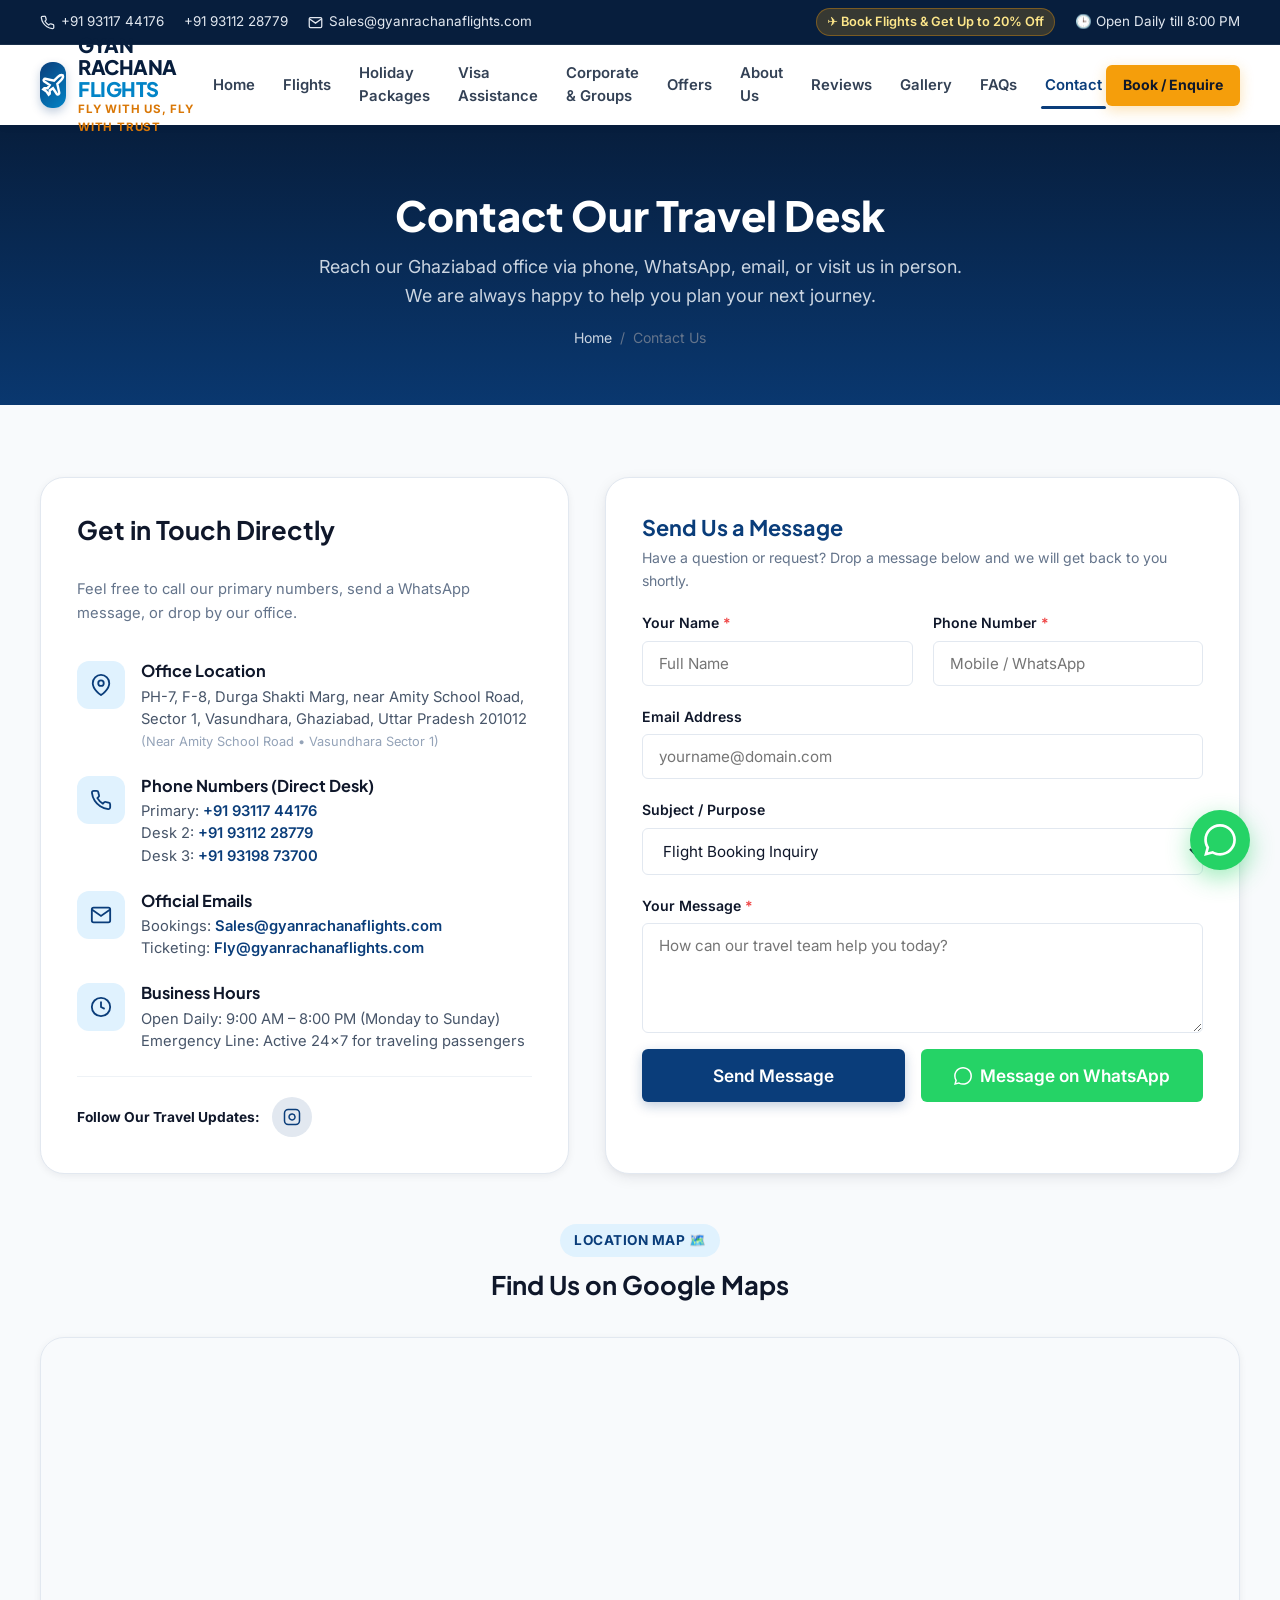
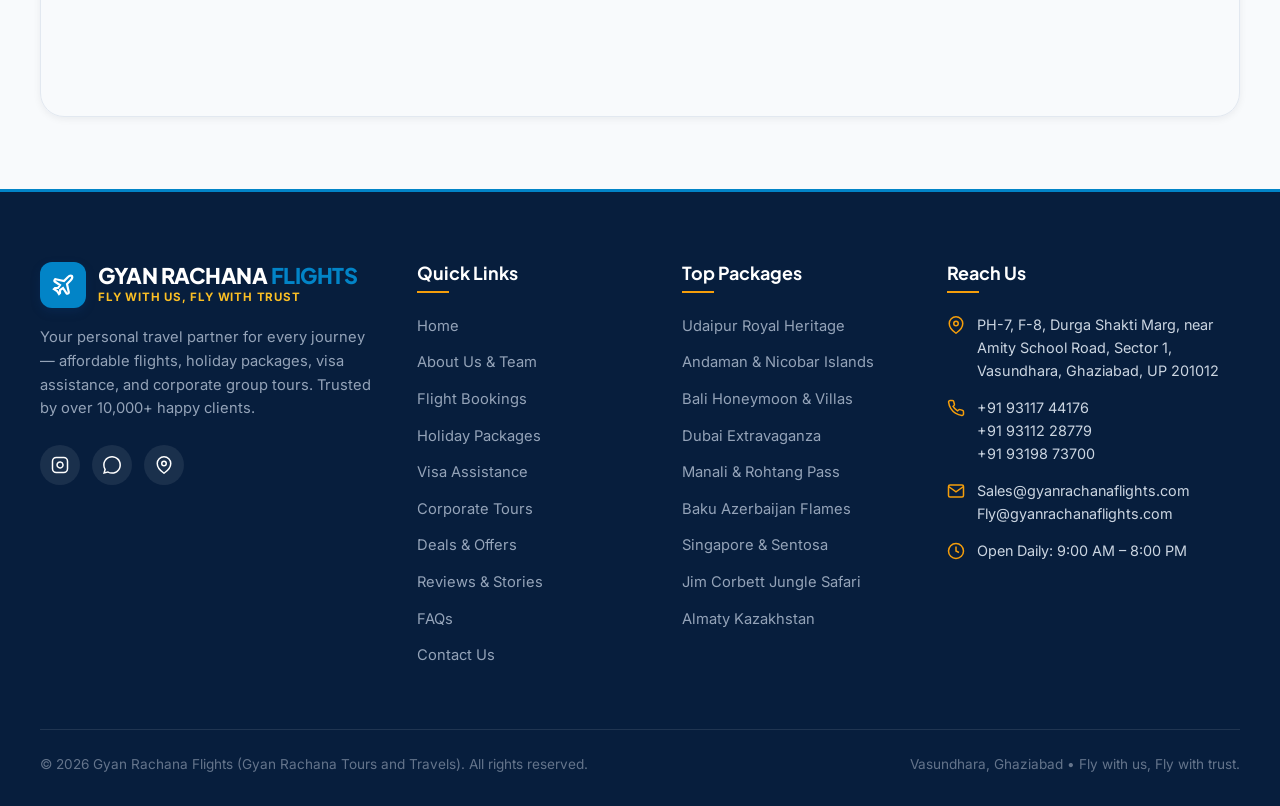
<file: contact.html>
<!DOCTYPE html>
<html lang="en">
<head>
  <meta charset="UTF-8">
  <meta name="viewport" content="width=device-width, initial-scale=1.0">
  <title>Contact Us — Gyan Rachana Flights | Vasundhara, Ghaziabad Office</title>
  <meta name="description" content="Get in touch with Gyan Rachana Flights in Vasundhara, Ghaziabad. Phone numbers, WhatsApp chat, office address, map location, and email. Open daily till 8:00 PM.">
  <meta name="keywords" content="contact Gyan Rachana Flights, travel agency Vasundhara, Ghaziabad travel office phone number, flight booking address, Gyan Rachana office map">

  <meta property="og:title" content="Contact Us — Gyan Rachana Flights">
  <meta property="og:description" content="Reach our Vasundhara, Ghaziabad office. Phone, WhatsApp, email, and Google map directions.">
  <meta property="og:image" content="https://images.unsplash.com/photo-1497366216548-37526070297c?q=80&w=1200&auto=format&fit=crop">

  <!-- Google Fonts -->
  <link rel="preconnect" href="https://fonts.googleapis.com">
  <link rel="preconnect" href="https://fonts.gstatic.com" crossorigin>
  <link href="https://fonts.googleapis.com/css2?family=Inter:wght@400;500;600;700&family=Plus+Jakarta+Sans:wght@600;700;800&display=swap" rel="stylesheet">

  <link rel="stylesheet" href="css/style.css">
</head>
<body>

  <!-- Top Announcement & Contact Bar -->
  <div class="top-bar">
    <div class="container">
      <div class="top-bar-left">
        <a href="tel:+919311744176">
          <svg width="15" height="15" viewBox="0 0 24 24" fill="none" stroke="currentColor" stroke-width="2"><path d="M22 16.92v3a2 2 0 0 1-2.18 2 19.79 19.79 0 0 1-8.63-3.07 19.5 19.5 0 0 1-6-6 19.79 19.79 0 0 1-3.07-8.67A2 2 0 0 1 4.11 2h3a2 2 0 0 1 2 1.72 12.84 12.84 0 0 0 .7 2.81 2 2 0 0 1-.45 2.11L8.09 9.91a16 16 0 0 0 6 6l1.27-1.27a2 2 0 0 1 2.11-.45 12.84 12.84 0 0 0 2.81.7A2 2 0 0 1 22 16.92z"></path></svg>
          +91 93117 44176
        </a>
        <a href="tel:+919311228779">+91 93112 28779</a>
        <a href="mailto:Sales@gyanrachanaflights.com">
          <svg width="15" height="15" viewBox="0 0 24 24" fill="none" stroke="currentColor" stroke-width="2"><path d="M4 4h16c1.1 0 2 .9 2 2v12c0 1.1-.9 2-2 2H4c-1.1 0-2-.9-2-2V6c0-1.1.9-2 2-2z"></path><polyline points="22,6 12,13 2,6"></polyline></svg>
          Sales@gyanrachanaflights.com
        </a>
      </div>
      <div class="top-bar-right">
        <span class="top-bar-promo">✈️ Book Flights & Get Up to 20% Off</span>
        <span>🕒 Open Daily till 8:00 PM</span>
      </div>
    </div>
  </div>

  <!-- Main Navigation Bar -->
  <header class="main-navbar">
    <div class="container navbar-container">
      <a href="index.html" class="brand-logo">
        <div class="brand-icon-wrap">
          <svg width="26" height="26" viewBox="0 0 24 24" fill="none" stroke="currentColor" stroke-width="2.2"><path d="M17.8 19.2 16 11l3.5-3.5C21 6 21.5 4 21 3c-1-.5-3 0-4.5 1.5L13 8 4.8 6.2c-.5-.1-.9.1-1.1.5l-.3.5c-.2.5-.1 1 .3 1.3L9 12l-2 3H4l-1 1 3 2 2 3 1-1v-3l3-2 3.5 5.3c.3.4.8.5 1.3.3l.5-.2c.4-.3.6-.7.5-1.2z"/></svg>
        </div>
        <div class="brand-text">
          <span class="brand-title">GYAN RACHANA <span>FLIGHTS</span></span>
          <span class="brand-tagline">Fly with us, Fly with trust</span>
        </div>
      </a>

      <nav class="nav-menu">
        <a href="index.html" class="nav-link">Home</a>
        <a href="flights.html" class="nav-link">Flights</a>
        <a href="packages.html" class="nav-link">Holiday Packages</a>
        <a href="visa.html" class="nav-link">Visa Assistance</a>
        <a href="group-corporate-tours.html" class="nav-link">Corporate & Groups</a>
        <a href="offers.html" class="nav-link">Offers</a>
        <a href="about.html" class="nav-link">About Us</a>
        <a href="testimonials.html" class="nav-link">Reviews</a>
        <a href="gallery.html" class="nav-link">Gallery</a>
        <a href="faq.html" class="nav-link">FAQs</a>
        <a href="contact.html" class="nav-link active">Contact</a>
      </nav>

      <div class="nav-actions">
        <a href="enquiry.html" class="btn btn-accent btn-sm">Book / Enquire</a>
      </div>

      <button class="mobile-toggle" aria-label="Toggle navigation">
        <svg width="26" height="26" viewBox="0 0 24 24" fill="none" stroke="currentColor" stroke-width="2"><line x1="3" y1="12" x2="21" y2="12"></line><line x1="3" y1="6" x2="21" y2="6"></line><line x1="3" y1="18" x2="21" y2="18"></line></svg>
      </button>
    </div>
  </header>

  <main>
    <!-- Page Banner -->
    <section class="page-banner" style="background-image: url('https://images.unsplash.com/photo-1497366216548-37526070297c?q=80&w=1600&auto=format&fit=crop');">
      <div class="page-banner-overlay"></div>
      <div class="container">
        <h1 class="page-banner-title">Contact Our Travel Desk</h1>
        <p class="page-banner-desc">
          Reach our Ghaziabad office via phone, WhatsApp, email, or visit us in person. We are always happy to help you plan your next journey.
        </p>
        <div class="breadcrumb">
          <a href="index.html">Home</a>
          <span>/</span>
          <span>Contact Us</span>
        </div>
      </div>
    </section>

    <!-- Contact Info & Form Section -->
    <section class="section-py bg-light">
      <div class="container">
        <div class="contact-layout">
          <!-- Left: Contact Details Box -->
          <div class="contact-info-box">
            <h2 style="font-size:1.6rem; color:var(--dark); margin-bottom:8px;">Get in Touch Directly</h2>
            <p style="font-size:0.92rem; color:#64748B; margin-bottom:12px;">
              Feel free to call our primary numbers, send a WhatsApp message, or drop by our office.
            </p>

            <!-- Office Address -->
            <div class="contact-item">
              <div class="contact-icon">
                <svg width="22" height="22" viewBox="0 0 24 24" fill="none" stroke="currentColor" stroke-width="2"><path d="M21 10c0 7-9 13-9 13s-9-6-9-13a9 9 0 0 1 18 0z"></path><circle cx="12" cy="10" r="3"></circle></svg>
              </div>
              <div>
                <h4 class="contact-title">Office Location</h4>
                <p class="contact-text">
                  PH-7, F-8, Durga Shakti Marg, near Amity School Road, Sector 1, Vasundhara, Ghaziabad, Uttar Pradesh 201012<br>
                  <span style="font-size:0.8rem; color:#94A3B8;">(Near Amity School Road • Vasundhara Sector 1)</span>
                </p>
              </div>
            </div>

            <!-- Phone Numbers -->
            <div class="contact-item">
              <div class="contact-icon">
                <svg width="22" height="22" viewBox="0 0 24 24" fill="none" stroke="currentColor" stroke-width="2"><path d="M22 16.92v3a2 2 0 0 1-2.18 2 19.79 19.79 0 0 1-8.63-3.07 19.5 19.5 0 0 1-6-6 19.79 19.79 0 0 1-3.07-8.67A2 2 0 0 1 4.11 2h3a2 2 0 0 1 2 1.72 12.84 12.84 0 0 0 .7 2.81 2 2 0 0 1-.45 2.11L8.09 9.91a16 16 0 0 0 6 6l1.27-1.27a2 2 0 0 1 2.11-.45 12.84 12.84 0 0 0 2.81.7A2 2 0 0 1 22 16.92z"></path></svg>
              </div>
              <div>
                <h4 class="contact-title">Phone Numbers (Direct Desk)</h4>
                <p class="contact-text">
                  Primary: <a href="tel:+919311744176">+91 93117 44176</a><br>
                  Desk 2: <a href="tel:+919311228779">+91 93112 28779</a><br>
                  Desk 3: <a href="tel:+919319873700">+91 93198 73700</a>
                </p>
              </div>
            </div>

            <!-- Email Addresses -->
            <div class="contact-item">
              <div class="contact-icon">
                <svg width="22" height="22" viewBox="0 0 24 24" fill="none" stroke="currentColor" stroke-width="2"><path d="M4 4h16c1.1 0 2 .9 2 2v12c0 1.1-.9 2-2 2H4c-1.1 0-2-.9-2-2V6c0-1.1.9-2 2-2z"></path><polyline points="22,6 12,13 2,6"></polyline></svg>
              </div>
              <div>
                <h4 class="contact-title">Official Emails</h4>
                <p class="contact-text">
                  Bookings: <a href="mailto:Sales@gyanrachanaflights.com">Sales@gyanrachanaflights.com</a><br>
                  Ticketing: <a href="mailto:Fly@gyanrachanaflights.com">Fly@gyanrachanaflights.com</a>
                </p>
              </div>
            </div>

            <!-- Hours & Social -->
            <div class="contact-item">
              <div class="contact-icon">
                <svg width="22" height="22" viewBox="0 0 24 24" fill="none" stroke="currentColor" stroke-width="2"><circle cx="12" cy="12" r="10"></circle><polyline points="12 6 12 12 16 14"></polyline></svg>
              </div>
              <div>
                <h4 class="contact-title">Business Hours</h4>
                <p class="contact-text">
                  Open Daily: 9:00 AM – 8:00 PM (Monday to Sunday)<br>
                  Emergency Line: Active 24x7 for traveling passengers
                </p>
              </div>
            </div>

            <div style="border-top:1px solid var(--border-light); padding-top:20px; display:flex; gap:12px; align-items:center;">
              <span style="font-size:0.86rem; font-weight:700; color:var(--dark);">Follow Our Travel Updates:</span>
              <div class="social-links" style="margin:0;">
                <a href="https://www.instagram.com/gyanrachanaflights/" target="_blank" class="social-icon" style="background:#E2E8F0; color:var(--primary);" aria-label="Instagram">
                  <svg width="18" height="18" viewBox="0 0 24 24" fill="none" stroke="currentColor" stroke-width="2"><rect x="2" y="2" width="20" height="20" rx="5" ry="5"></rect><path d="M16 11.37A4 4 0 1 1 12.63 8 4 4 0 0 1 16 11.37z"></path><line x1="17.5" y1="6.5" x2="17.51" y2="6.5"></line></svg>
                </a>
                <a href="https://wa.me/919311744176" target="_blank" class="social-icon whatsapp" aria-label="WhatsApp">
                  <svg width="18" height="18" viewBox="0 0 24 24" fill="currentColor"><path d="M.057 24l1.687-6.163c-1.041-1.804-1.588-3.849-1.587-5.946.003-6.556 5.338-11.891 11.893-11.891 3.181.001 6.167 1.24 8.413 3.488 2.245 2.248 3.481 5.236 3.48 8.414-.003 6.557-5.338 11.892-11.893 11.892-1.99-.001-3.951-.5-5.688-1.448l-6.305 1.654zm6.597-3.807c1.676.995 3.276 1.591 5.392 1.592 5.448 0 9.886-4.434 9.889-9.885.002-5.462-4.415-9.89-9.881-9.892-5.452 0-9.887 4.434-9.889 9.884-.001 2.225.651 3.891 1.746 5.634l-.999 3.648 3.742-.981z"/></svg>
                </a>
              </div>
            </div>
          </div>

          <!-- Right: Contact Message Form -->
          <div class="form-box">
            <h3 style="font-size:1.35rem; color:var(--primary); margin-bottom:6px;">Send Us a Message</h3>
            <p style="font-size:0.88rem; color:#64748B; margin-bottom:20px;">
              Have a question or request? Drop a message below and we will get back to you shortly.
            </p>

            <div id="form-alert-msg" class="form-alert"></div>

            <form id="booking-enquiry-form" method="POST" action="send-mail.php">
              <input type="hidden" name="service_type" value="Contact Us Inquiry">
              <input type="text" name="website_check" style="display:none;" tabindex="-1" autocomplete="off">

              <div class="form-grid">
                <div class="form-group">
                  <label class="form-label">Your Name <span class="required">*</span></label>
                  <input type="text" name="full_name" class="form-control" placeholder="Full Name" required>
                </div>

                <div class="form-group">
                  <label class="form-label">Phone Number <span class="required">*</span></label>
                  <input type="tel" name="phone" class="form-control" placeholder="Mobile / WhatsApp" required>
                </div>

                <div class="form-group-full form-group">
                  <label class="form-label">Email Address</label>
                  <input type="email" name="email" class="form-control" placeholder="yourname@domain.com">
                </div>

                <div class="form-group-full form-group">
                  <label class="form-label">Subject / Purpose</label>
                  <select name="destination" class="form-control">
                    <option value="Flight Booking Inquiry">Flight Booking Inquiry</option>
                    <option value="Holiday Package Inquiry">Holiday Package Inquiry</option>
                    <option value="Visa Assistance Inquiry">Visa Assistance Inquiry</option>
                    <option value="Corporate / Group Travel">Corporate / Group Travel</option>
                    <option value="General Question / Feedback">General Question / Feedback</option>
                  </select>
                </div>

                <div class="form-group-full form-group">
                  <label class="form-label">Your Message <span class="required">*</span></label>
                  <textarea name="notes" class="form-control" placeholder="How can our travel team help you today?" required></textarea>
                </div>
              </div>

              <div class="form-actions" style="margin-top:16px;">
                <button type="submit" class="btn btn-primary btn-lg" style="flex:1;">
                  Send Message
                </button>
                <button type="button" id="btn-send-whatsapp" class="btn btn-whatsapp btn-lg" style="flex:1;">
                  <svg width="18" height="18" viewBox="0 0 24 24" fill="currentColor"><path d="M.057 24l1.687-6.163c-1.041-1.804-1.588-3.849-1.587-5.946.003-6.556 5.338-11.891 11.893-11.891 3.181.001 6.167 1.24 8.413 3.488 2.245 2.248 3.481 5.236 3.48 8.414-.003 6.557-5.338 11.892-11.893 11.892-1.99-.001-3.951-.5-5.688-1.448l-6.305 1.654zm6.597-3.807c1.676.995 3.276 1.591 5.392 1.592 5.448 0 9.886-4.434 9.889-9.885.002-5.462-4.415-9.89-9.881-9.892-5.452 0-9.887 4.434-9.889 9.884-.001 2.225.651 3.891 1.746 5.634l-.999 3.648 3.742-.981z"/></svg>
                  Message on WhatsApp
                </button>
              </div>
            </form>
          </div>
        </div>

        <!-- Google Maps Embed Section (Exact Coordinates from Listing: 28.6623931, 77.4311291) -->
        <div style="margin-top:50px;">
          <div class="section-header text-center" style="margin-bottom:20px;">
            <span class="section-badge">Location Map 🗺️</span>
            <h3 style="font-size:1.6rem;">Find Us on Google Maps</h3>
          </div>
          <div class="map-container">
            <iframe 
              src="https://maps.google.com/maps?q=28.6623931,77.4311291&hl=en&z=15&output=embed" 
              width="100%" 
              height="100%" 
              style="border:0;" 
              allowfullscreen="" 
              loading="lazy" 
              referrerpolicy="no-referrer-when-downgrade"
              title="Gyan Rachana Flights Google Map Location">
            </iframe>
          </div>
        </div>
      </div>
    </section>
  </main>

  <!-- Site Footer -->
  <footer class="site-footer">
    <div class="container">
      <div class="footer-grid">
        <div class="footer-brand">
          <a href="index.html" class="brand-logo" style="margin-bottom:14px;">
            <div class="brand-icon-wrap" style="background:#0284C7;">
              <svg width="24" height="24" viewBox="0 0 24 24" fill="none" stroke="currentColor" stroke-width="2.2"><path d="M17.8 19.2 16 11l3.5-3.5C21 6 21.5 4 21 3c-1-.5-3 0-4.5 1.5L13 8 4.8 6.2c-.5-.1-.9.1-1.1.5l-.3.5c-.2.5-.1 1 .3 1.3L9 12l-2 3H4l-1 1 3 2 2 3 1-1v-3l3-2 3.5 5.3c.3.4.8.5 1.3.3l.5-.2c.4-.3.6-.7.5-1.2z"/></svg>
            </div>
            <div class="brand-text">
              <span class="brand-title">GYAN RACHANA <span>FLIGHTS</span></span>
              <span class="brand-tagline" style="color:#FBBF24;">Fly with us, Fly with trust</span>
            </div>
          </a>
          <p class="footer-desc">
            Your personal travel partner for every journey — affordable flights, holiday packages, visa assistance, and corporate group tours. Trusted by over 10,000+ happy clients.
          </p>
          <div class="social-links">
            <a href="https://www.instagram.com/gyanrachanaflights/" target="_blank" class="social-icon" aria-label="Instagram">
              <svg width="18" height="18" viewBox="0 0 24 24" fill="none" stroke="currentColor" stroke-width="2"><rect x="2" y="2" width="20" height="20" rx="5" ry="5"></rect><path d="M16 11.37A4 4 0 1 1 12.63 8 4 4 0 0 1 16 11.37z"></path><line x1="17.5" y1="6.5" x2="17.51" y2="6.5"></line></svg>
            </a>
            <a href="https://wa.me/919311744176" target="_blank" class="social-icon whatsapp" aria-label="WhatsApp">
              <svg width="18" height="18" viewBox="0 0 24 24" fill="currentColor"><path d="M.057 24l1.687-6.163c-1.041-1.804-1.588-3.849-1.587-5.946.003-6.556 5.338-11.891 11.893-11.891 3.181.001 6.167 1.24 8.413 3.488 2.245 2.248 3.481 5.236 3.48 8.414-.003 6.557-5.338 11.892-11.893 11.892-1.99-.001-3.951-.5-5.688-1.448l-6.305 1.654zm6.597-3.807c1.676.995 3.276 1.591 5.392 1.592 5.448 0 9.886-4.434 9.889-9.885.002-5.462-4.415-9.89-9.881-9.892-5.452 0-9.887 4.434-9.889 9.884-.001 2.225.651 3.891 1.746 5.634l-.999 3.648 3.742-.981z"/></svg>
            </a>
            <a href="https://www.google.com/maps/place/GYAN+RACHANA+FLIGHTS/@28.6623931,77.4311291,15z" target="_blank" class="social-icon" aria-label="Google Business">
              <svg width="18" height="18" viewBox="0 0 24 24" fill="none" stroke="currentColor" stroke-width="2"><path d="M21 10c0 7-9 13-9 13s-9-6-9-13a9 9 0 0 1 18 0z"></path><circle cx="12" cy="10" r="3"></circle></svg>
            </a>
          </div>
        </div>

        <div>
          <h4 class="footer-title">Quick Links</h4>
          <ul class="footer-links">
            <li><a href="index.html">Home</a></li>
            <li><a href="about.html">About Us & Team</a></li>
            <li><a href="flights.html">Flight Bookings</a></li>
            <li><a href="packages.html">Holiday Packages</a></li>
            <li><a href="visa.html">Visa Assistance</a></li>
            <li><a href="group-corporate-tours.html">Corporate Tours</a></li>
            <li><a href="offers.html">Deals & Offers</a></li>
            <li><a href="testimonials.html">Reviews & Stories</a></li>
            <li><a href="faq.html">FAQs</a></li>
            <li><a href="contact.html">Contact Us</a></li>
          </ul>
        </div>

        <div>
          <h4 class="footer-title">Top Packages</h4>
          <ul class="footer-links">
            <li><a href="package-details.html?pkg=udaipur">Udaipur Royal Heritage</a></li>
            <li><a href="package-details.html?pkg=andaman">Andaman & Nicobar Islands</a></li>
            <li><a href="package-details.html?pkg=bali">Bali Honeymoon & Villas</a></li>
            <li><a href="package-details.html?pkg=dubai">Dubai Extravaganza</a></li>
            <li><a href="package-details.html?pkg=manali">Manali & Rohtang Pass</a></li>
            <li><a href="package-details.html?pkg=azerbaijan">Baku Azerbaijan Flames</a></li>
            <li><a href="package-details.html?pkg=singapore">Singapore & Sentosa</a></li>
            <li><a href="package-details.html?pkg=corbett">Jim Corbett Jungle Safari</a></li>
            <li><a href="package-details.html?pkg=almaty">Almaty Kazakhstan</a></li>
          </ul>
        </div>

        <div>
          <h4 class="footer-title">Reach Us</h4>
          <div class="footer-contact-item">
            <svg width="18" height="18" viewBox="0 0 24 24" fill="none" stroke="currentColor" stroke-width="2"><path d="M21 10c0 7-9 13-9 13s-9-6-9-13a9 9 0 0 1 18 0z"></path><circle cx="12" cy="10" r="3"></circle></svg>
            <span>PH-7, F-8, Durga Shakti Marg, near Amity School Road, Sector 1, Vasundhara, Ghaziabad, UP 201012</span>
          </div>
          <div class="footer-contact-item">
            <svg width="18" height="18" viewBox="0 0 24 24" fill="none" stroke="currentColor" stroke-width="2"><path d="M22 16.92v3a2 2 0 0 1-2.18 2 19.79 19.79 0 0 1-8.63-3.07 19.5 19.5 0 0 1-6-6 19.79 19.79 0 0 1-3.07-8.67A2 2 0 0 1 4.11 2h3a2 2 0 0 1 2 1.72 12.84 12.84 0 0 0 .7 2.81 2 2 0 0 1-.45 2.11L8.09 9.91a16 16 0 0 0 6 6l1.27-1.27a2 2 0 0 1 2.11-.45 12.84 12.84 0 0 0 2.81.7A2 2 0 0 1 22 16.92z"></path></svg>
            <div>
              <a href="tel:+919311744176" style="display:block; color:#CBD5E1;">+91 93117 44176</a>
              <a href="tel:+919311228779" style="display:block; color:#CBD5E1;">+91 93112 28779</a>
              <a href="tel:+919319873700" style="display:block; color:#CBD5E1;">+91 93198 73700</a>
            </div>
          </div>
          <div class="footer-contact-item">
            <svg width="18" height="18" viewBox="0 0 24 24" fill="none" stroke="currentColor" stroke-width="2"><path d="M4 4h16c1.1 0 2 .9 2 2v12c0 1.1-.9 2-2 2H4c-1.1 0-2-.9-2-2V6c0-1.1.9-2 2-2z"></path><polyline points="22,6 12,13 2,6"></polyline></svg>
            <div>
              <a href="mailto:Sales@gyanrachanaflights.com" style="display:block; color:#CBD5E1;">Sales@gyanrachanaflights.com</a>
              <a href="mailto:Fly@gyanrachanaflights.com" style="display:block; color:#CBD5E1;">Fly@gyanrachanaflights.com</a>
            </div>
          </div>
          <div class="footer-contact-item">
            <svg width="18" height="18" viewBox="0 0 24 24" fill="none" stroke="currentColor" stroke-width="2"><circle cx="12" cy="12" r="10"></circle><polyline points="12 6 12 12 16 14"></polyline></svg>
            <span>Open Daily: 9:00 AM – 8:00 PM</span>
          </div>
        </div>
      </div>

      <div class="footer-bottom">
        <div>
          &copy; 2026 Gyan Rachana Flights (Gyan Rachana Tours and Travels). All rights reserved.
        </div>
        <div>
          Vasundhara, Ghaziabad &bull; Fly with us, Fly with trust.
        </div>
      </div>
    </div>
  </footer>

  <!-- Floating WhatsApp Quick Button -->
  <a href="https://wa.me/919311744176?text=Hi%20Gyan%20Rachana%20Flights%2C%20I%20want%20to%20get%20in%20touch." target="_blank" class="floating-whatsapp" aria-label="Chat on WhatsApp">
    <svg width="32" height="32" viewBox="0 0 24 24" fill="currentColor"><path d="M.057 24l1.687-6.163c-1.041-1.804-1.588-3.849-1.587-5.946.003-6.556 5.338-11.891 11.893-11.891 3.181.001 6.167 1.24 8.413 3.488 2.245 2.248 3.481 5.236 3.48 8.414-.003 6.557-5.338 11.892-11.893 11.892-1.99-.001-3.951-.5-5.688-1.448l-6.305 1.654zm6.597-3.807c1.676.995 3.276 1.591 5.392 1.592 5.448 0 9.886-4.434 9.889-9.885.002-5.462-4.415-9.89-9.881-9.892-5.452 0-9.887 4.434-9.889 9.884-.001 2.225.651 3.891 1.746 5.634l-.999 3.648 3.742-.981z"/></svg>
    <span class="whatsapp-tooltip">Chat with Desk 💬</span>
  </a>

  <!-- Mobile Action Bar -->
  <div class="mobile-action-bar">
    <div class="mobile-action-grid">
      <a href="tel:+919311744176" class="mobile-action-btn btn-call">
        <svg width="20" height="20" viewBox="0 0 24 24" fill="none" stroke="currentColor" stroke-width="2"><path d="M22 16.92v3a2 2 0 0 1-2.18 2 19.79 19.79 0 0 1-8.63-3.07 19.5 19.5 0 0 1-6-6 19.79 19.79 0 0 1-3.07-8.67A2 2 0 0 1 4.11 2h3a2 2 0 0 1 2 1.72 12.84 12.84 0 0 0 .7 2.81 2 2 0 0 1-.45 2.11L8.09 9.91a16 16 0 0 0 6 6l1.27-1.27a2 2 0 0 1 2.11-.45 12.84 12.84 0 0 0 2.81.7A2 2 0 0 1 22 16.92z"></path></svg>
        <span>Call</span>
      </a>
      <a href="https://wa.me/919311744176" target="_blank" class="mobile-action-btn btn-wa">
        <svg width="20" height="20" viewBox="0 0 24 24" fill="currentColor"><path d="M.057 24l1.687-6.163c-1.041-1.804-1.588-3.849-1.587-5.946.003-6.556 5.338-11.891 11.893-11.891 3.181.001 6.167 1.24 8.413 3.488 2.245 2.248 3.481 5.236 3.48 8.414-.003 6.557-5.338 11.892-11.893 11.892-1.99-.001-3.951-.5-5.688-1.448l-6.305 1.654zm6.597-3.807c1.676.995 3.276 1.591 5.392 1.592 5.448 0 9.886-4.434 9.889-9.885.002-5.462-4.415-9.89-9.881-9.892-5.452 0-9.887 4.434-9.889 9.884-.001 2.225.651 3.891 1.746 5.634l-.999 3.648 3.742-.981z"/></svg>
        <span>WhatsApp</span>
      </a>
      <a href="contact.html" class="mobile-action-btn active">
        <svg width="20" height="20" viewBox="0 0 24 24" fill="none" stroke="currentColor" stroke-width="2"><path d="M21 10c0 7-9 13-9 13s-9-6-9-13a9 9 0 0 1 18 0z"></path><circle cx="12" cy="10" r="3"></circle></svg>
        <span>Contact</span>
      </a>
      <a href="enquiry.html" class="mobile-action-btn">
        <svg width="20" height="20" viewBox="0 0 24 24" fill="none" stroke="currentColor" stroke-width="2"><rect x="3" y="4" width="18" height="18" rx="2"></rect><line x1="16" y1="2" x2="16" y2="6"></line><line x1="8" y1="2" x2="8" y2="6"></line><line x1="3" y1="10" x2="21" y2="10"></line></svg>
        <span>Enquire</span>
      </a>
    </div>
  </div>

  <script src="js/script.js"></script>
</body>
</html>
</file>
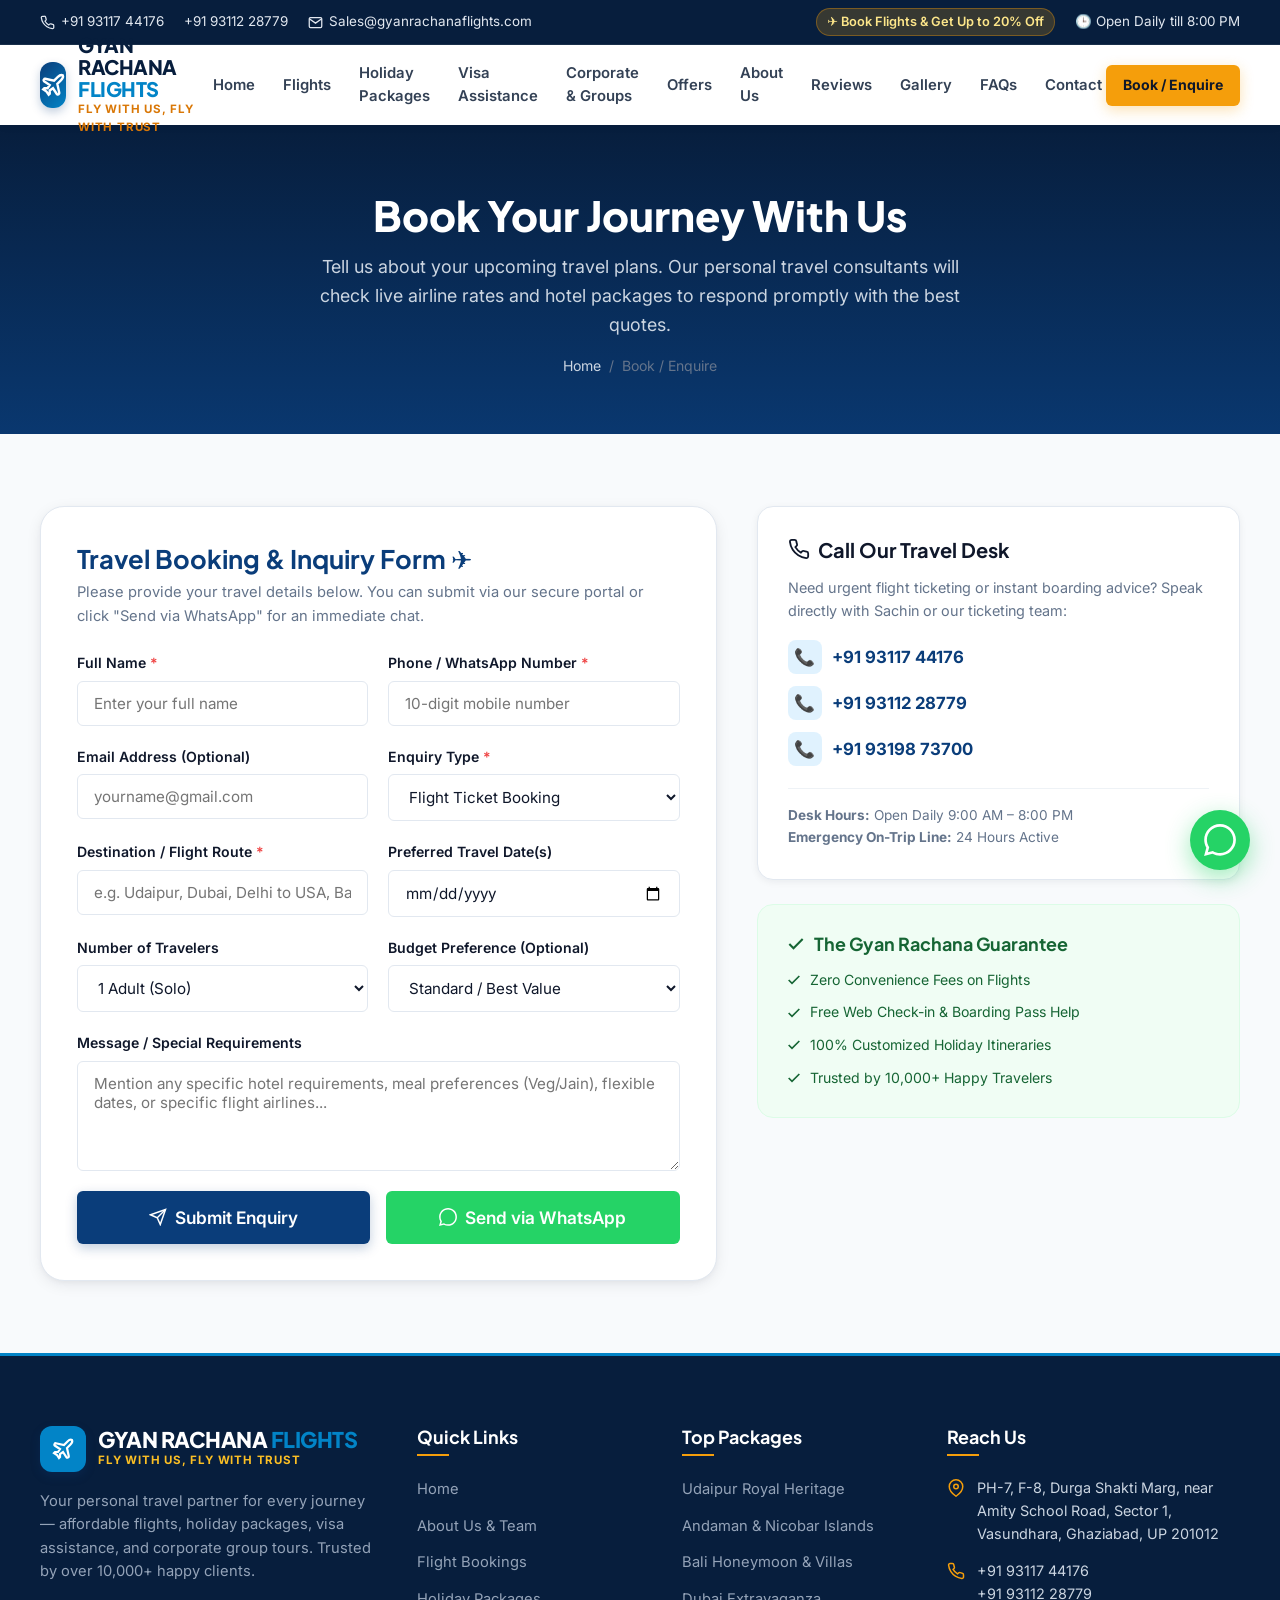
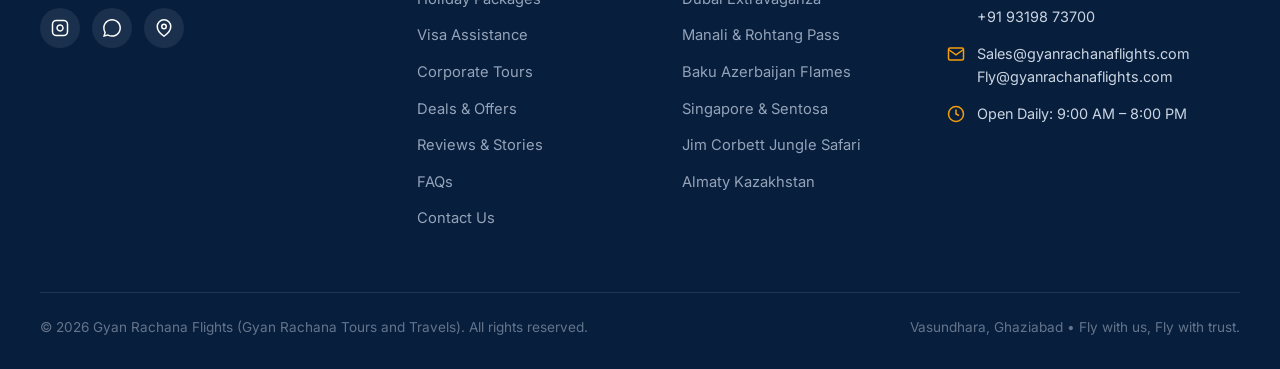
<file: enquiry.html>
<!DOCTYPE html>
<html lang="en">
<head>
  <meta charset="UTF-8">
  <meta name="viewport" content="width=device-width, initial-scale=1.0">
  <title>Book Now & Send Enquiry — Flights, Packages & Visas | Gyan Rachana Flights</title>
  <meta name="description" content="Send a travel enquiry to Gyan Rachana Flights. Get instant lowest airfare quotes, holiday package pricing, and visa consultation from our Ghaziabad office.">
  <meta name="keywords" content="book flights, travel enquiry Ghaziabad, tour package booking, visa assistance enquiry, Gyan Rachana Flights booking">

  <meta property="og:title" content="Book Now & Send Enquiry — Gyan Rachana Flights">
  <meta property="og:description" content="Fast travel inquiry for domestic and international flights, holiday packages, and visa consulting.">
  <meta property="og:image" content="https://images.unsplash.com/photo-1436491865332-7a61a109cc05?q=80&w=1200&auto=format&fit=crop">

  <!-- Google Fonts -->
  <link rel="preconnect" href="https://fonts.googleapis.com">
  <link rel="preconnect" href="https://fonts.gstatic.com" crossorigin>
  <link href="https://fonts.googleapis.com/css2?family=Inter:wght@400;500;600;700&family=Plus+Jakarta+Sans:wght@600;700;800&display=swap" rel="stylesheet">

  <link rel="stylesheet" href="css/style.css">
</head>
<body>

  <!-- Top Announcement & Contact Bar -->
  <div class="top-bar">
    <div class="container">
      <div class="top-bar-left">
        <a href="tel:+919311744176">
          <svg width="15" height="15" viewBox="0 0 24 24" fill="none" stroke="currentColor" stroke-width="2"><path d="M22 16.92v3a2 2 0 0 1-2.18 2 19.79 19.79 0 0 1-8.63-3.07 19.5 19.5 0 0 1-6-6 19.79 19.79 0 0 1-3.07-8.67A2 2 0 0 1 4.11 2h3a2 2 0 0 1 2 1.72 12.84 12.84 0 0 0 .7 2.81 2 2 0 0 1-.45 2.11L8.09 9.91a16 16 0 0 0 6 6l1.27-1.27a2 2 0 0 1 2.11-.45 12.84 12.84 0 0 0 2.81.7A2 2 0 0 1 22 16.92z"></path></svg>
          +91 93117 44176
        </a>
        <a href="tel:+919311228779">+91 93112 28779</a>
        <a href="mailto:Sales@gyanrachanaflights.com">
          <svg width="15" height="15" viewBox="0 0 24 24" fill="none" stroke="currentColor" stroke-width="2"><path d="M4 4h16c1.1 0 2 .9 2 2v12c0 1.1-.9 2-2 2H4c-1.1 0-2-.9-2-2V6c0-1.1.9-2 2-2z"></path><polyline points="22,6 12,13 2,6"></polyline></svg>
          Sales@gyanrachanaflights.com
        </a>
      </div>
      <div class="top-bar-right">
        <span class="top-bar-promo">✈️ Book Flights & Get Up to 20% Off</span>
        <span>🕒 Open Daily till 8:00 PM</span>
      </div>
    </div>
  </div>

  <!-- Main Navigation Bar -->
  <header class="main-navbar">
    <div class="container navbar-container">
      <a href="index.html" class="brand-logo">
        <div class="brand-icon-wrap">
          <svg width="26" height="26" viewBox="0 0 24 24" fill="none" stroke="currentColor" stroke-width="2.2"><path d="M17.8 19.2 16 11l3.5-3.5C21 6 21.5 4 21 3c-1-.5-3 0-4.5 1.5L13 8 4.8 6.2c-.5-.1-.9.1-1.1.5l-.3.5c-.2.5-.1 1 .3 1.3L9 12l-2 3H4l-1 1 3 2 2 3 1-1v-3l3-2 3.5 5.3c.3.4.8.5 1.3.3l.5-.2c.4-.3.6-.7.5-1.2z"/></svg>
        </div>
        <div class="brand-text">
          <span class="brand-title">GYAN RACHANA <span>FLIGHTS</span></span>
          <span class="brand-tagline">Fly with us, Fly with trust</span>
        </div>
      </a>

      <nav class="nav-menu">
        <a href="index.html" class="nav-link">Home</a>
        <a href="flights.html" class="nav-link">Flights</a>
        <a href="packages.html" class="nav-link">Holiday Packages</a>
        <a href="visa.html" class="nav-link">Visa Assistance</a>
        <a href="group-corporate-tours.html" class="nav-link">Corporate & Groups</a>
        <a href="offers.html" class="nav-link">Offers</a>
        <a href="about.html" class="nav-link">About Us</a>
        <a href="testimonials.html" class="nav-link">Reviews</a>
        <a href="gallery.html" class="nav-link">Gallery</a>
        <a href="faq.html" class="nav-link">FAQs</a>
        <a href="contact.html" class="nav-link">Contact</a>
      </nav>

      <div class="nav-actions">
        <a href="enquiry.html" class="btn btn-accent btn-sm">Book / Enquire</a>
      </div>

      <button class="mobile-toggle" aria-label="Toggle navigation">
        <svg width="26" height="26" viewBox="0 0 24 24" fill="none" stroke="currentColor" stroke-width="2"><line x1="3" y1="12" x2="21" y2="12"></line><line x1="3" y1="6" x2="21" y2="6"></line><line x1="3" y1="18" x2="21" y2="18"></line></svg>
      </button>
    </div>
  </header>

  <main>
    <!-- Page Banner -->
    <section class="page-banner" style="background-image: url('https://images.unsplash.com/photo-1488646953014-85cb44e25828?q=80&w=1600&auto=format&fit=crop');">
      <div class="page-banner-overlay"></div>
      <div class="container">
        <h1 class="page-banner-title">Book Your Journey With Us</h1>
        <p class="page-banner-desc">
          Tell us about your upcoming travel plans. Our personal travel consultants will check live airline rates and hotel packages to respond promptly with the best quotes.
        </p>
        <div class="breadcrumb">
          <a href="index.html">Home</a>
          <span>/</span>
          <span>Book / Enquire</span>
        </div>
      </div>
    </section>

    <!-- Main Enquiry Form Section -->
    <section class="section-py bg-light">
      <div class="container">
        <div style="display:grid; grid-template-columns: 1.4fr 1fr; gap:40px; align-items:start;">
          <!-- Left Column: Form Box -->
          <div class="form-box">
            <h2 style="font-size:1.6rem; margin-bottom:6px; color:var(--primary);">Travel Booking & Inquiry Form ✈️</h2>
            <p style="font-size:0.92rem; color:#64748B; margin-bottom:24px;">
              Please provide your travel details below. You can submit via our secure portal or click "Send via WhatsApp" for an immediate chat.
            </p>

            <div id="form-alert-msg" class="form-alert"></div>

            <form id="booking-enquiry-form" method="POST" action="send-mail.php">
              <!-- Honeypot -->
              <input type="text" name="website_check" style="display:none;" tabindex="-1" autocomplete="off">

              <div class="form-grid">
                <div class="form-group">
                  <label class="form-label">Full Name <span class="required">*</span></label>
                  <input type="text" name="full_name" class="form-control" placeholder="Enter your full name" required>
                </div>

                <div class="form-group">
                  <label class="form-label">Phone / WhatsApp Number <span class="required">*</span></label>
                  <input type="tel" name="phone" class="form-control" placeholder="10-digit mobile number" required>
                </div>

                <div class="form-group">
                  <label class="form-label">Email Address (Optional)</label>
                  <input type="email" name="email" class="form-control" placeholder="yourname@gmail.com">
                </div>

                <div class="form-group">
                  <label class="form-label">Enquiry Type <span class="required">*</span></label>
                  <select name="service_type" class="form-control" required>
                    <option value="Flight Ticket Booking">Flight Ticket Booking</option>
                    <option value="Holiday Tour Package">Holiday Tour Package</option>
                    <option value="Visa Assistance">Visa Assistance</option>
                    <option value="Corporate / Group Tour">Corporate / Group Tour</option>
                    <option value="Custom Itinerary Planning">Custom Itinerary Planning</option>
                  </select>
                </div>

                <div class="form-group">
                  <label class="form-label">Destination / Flight Route <span class="required">*</span></label>
                  <input type="text" name="destination" class="form-control" placeholder="e.g. Udaipur, Dubai, Delhi to USA, Bali" required>
                </div>

                <div class="form-group">
                  <label class="form-label">Preferred Travel Date(s)</label>
                  <input type="date" name="travel_date" class="form-control">
                </div>

                <div class="form-group">
                  <label class="form-label">Number of Travelers</label>
                  <select name="passengers" class="form-control">
                    <option value="1 Adult (Solo)">1 Adult (Solo)</option>
                    <option value="2 Adults (Couple)">2 Adults (Couple)</option>
                    <option value="Family (3 to 4)">Family (3 to 4 Persons)</option>
                    <option value="Group 5 to 9">Group (5 to 9 Persons)</option>
                    <option value="Corporate 10+">Corporate / Large Group (10+)</option>
                  </select>
                </div>

                <div class="form-group">
                  <label class="form-label">Budget Preference (Optional)</label>
                  <select name="budget_tier" class="form-control">
                    <option value="Standard / Best Value">Standard / Best Value</option>
                    <option value="Deluxe 4-Star">Deluxe 4-Star Experience</option>
                    <option value="Luxury 5-Star / Palaces">Luxury 5-Star / Heritage Palaces</option>
                  </select>
                </div>

                <div class="form-group-full form-group">
                  <label class="form-label">Message / Special Requirements</label>
                  <textarea name="notes" class="form-control" placeholder="Mention any specific hotel requirements, meal preferences (Veg/Jain), flexible dates, or specific flight airlines..."></textarea>
                </div>
              </div>

              <div class="form-actions" style="margin-top:20px;">
                <button type="submit" class="btn btn-primary btn-lg" style="flex:1;">
                  <svg width="18" height="18" viewBox="0 0 24 24" fill="none" stroke="currentColor" stroke-width="2"><line x1="22" y1="2" x2="11" y2="13"></line><polygon points="22 2 15 22 11 13 2 9 22 2"></polygon></svg>
                  Submit Enquiry
                </button>
                <button type="button" id="btn-send-whatsapp" class="btn btn-whatsapp btn-lg" style="flex:1;">
                  <svg width="18" height="18" viewBox="0 0 24 24" fill="currentColor"><path d="M.057 24l1.687-6.163c-1.041-1.804-1.588-3.849-1.587-5.946.003-6.556 5.338-11.891 11.893-11.891 3.181.001 6.167 1.24 8.413 3.488 2.245 2.248 3.481 5.236 3.48 8.414-.003 6.557-5.338 11.892-11.893 11.892-1.99-.001-3.951-.5-5.688-1.448l-6.305 1.654zm6.597-3.807c1.676.995 3.276 1.591 5.392 1.592 5.448 0 9.886-4.434 9.889-9.885.002-5.462-4.415-9.89-9.881-9.892-5.452 0-9.887 4.434-9.889 9.884-.001 2.225.651 3.891 1.746 5.634l-.999 3.648 3.742-.981z"/></svg>
                  Send via WhatsApp
                </button>
              </div>
            </form>
          </div>

          <!-- Right Column: Desk Contact & Trust Badges -->
          <div style="display:flex; flex-direction:column; gap:24px;">
            <!-- Instant Help Box -->
            <div style="background:#fff; border:1px solid var(--border); border-radius:16px; padding:30px; box-shadow:var(--shadow-sm);">
              <h3 style="font-size:1.25rem; font-weight:700; color:var(--dark); margin-bottom:14px; display:flex; align-items:center; gap:8px;">
                <svg width="22" height="22" viewBox="0 0 24 24" fill="none" stroke="currentColor" stroke-width="2"><path d="M22 16.92v3a2 2 0 0 1-2.18 2 19.79 19.79 0 0 1-8.63-3.07 19.5 19.5 0 0 1-6-6 19.79 19.79 0 0 1-3.07-8.67A2 2 0 0 1 4.11 2h3a2 2 0 0 1 2 1.72 12.84 12.84 0 0 0 .7 2.81 2 2 0 0 1-.45 2.11L8.09 9.91a16 16 0 0 0 6 6l1.27-1.27a2 2 0 0 1 2.11-.45 12.84 12.84 0 0 0 2.81.7A2 2 0 0 1 22 16.92z"></path></svg>
                Call Our Travel Desk
              </h3>
              <p style="font-size:0.9rem; color:#64748B; margin-bottom:18px;">
                Need urgent flight ticketing or instant boarding advice? Speak directly with Sachin or our ticketing team:
              </p>
              
              <div style="display:flex; flex-direction:column; gap:12px; margin-bottom:22px;">
                <a href="tel:+919311744176" style="display:flex; align-items:center; gap:10px; font-weight:700; color:var(--primary); font-size:1.05rem;">
                  <span style="width:34px; height:34px; border-radius:8px; background:var(--primary-ultra-light); display:flex; align-items:center; justify-content:center;">📞</span>
                  +91 93117 44176
                </a>
                <a href="tel:+919311228779" style="display:flex; align-items:center; gap:10px; font-weight:700; color:var(--primary); font-size:1.05rem;">
                  <span style="width:34px; height:34px; border-radius:8px; background:var(--primary-ultra-light); display:flex; align-items:center; justify-content:center;">📞</span>
                  +91 93112 28779
                </a>
                <a href="tel:+919319873700" style="display:flex; align-items:center; gap:10px; font-weight:700; color:var(--primary); font-size:1.05rem;">
                  <span style="width:34px; height:34px; border-radius:8px; background:var(--primary-ultra-light); display:flex; align-items:center; justify-content:center;">📞</span>
                  +91 93198 73700
                </a>
              </div>

              <div style="border-top:1px solid var(--border-light); padding-top:16px; font-size:0.85rem; color:#64748B;">
                <strong>Desk Hours:</strong> Open Daily 9:00 AM – 8:00 PM<br>
                <strong>Emergency On-Trip Line:</strong> 24 Hours Active
              </div>
            </div>

            <!-- Trust Checklist Box -->
            <div style="background:#F0FDF4; border:1px solid #DCFCE7; border-radius:16px; padding:28px;">
              <h4 style="font-size:1.12rem; font-weight:700; color:#166534; margin-bottom:14px; display:flex; align-items:center; gap:8px;">
                <svg width="20" height="20" viewBox="0 0 24 24" fill="none" stroke="currentColor" stroke-width="2.5"><polyline points="20 6 9 17 4 12"></polyline></svg>
                The Gyan Rachana Guarantee
              </h4>
              <ul style="display:flex; flex-direction:column; gap:10px; font-size:0.88rem; color:#166534;">
                <li style="display:flex; align-items:center; gap:8px;">
                  <svg width="16" height="16" viewBox="0 0 24 24" fill="none" stroke="currentColor" stroke-width="2.5"><polyline points="20 6 9 17 4 12"></polyline></svg>
                  Zero Convenience Fees on Flights
                </li>
                <li style="display:flex; align-items:center; gap:8px;">
                  <svg width="16" height="16" viewBox="0 0 24 24" fill="none" stroke="currentColor" stroke-width="2.5"><polyline points="20 6 9 17 4 12"></polyline></svg>
                  Free Web Check-in & Boarding Pass Help
                </li>
                <li style="display:flex; align-items:center; gap:8px;">
                  <svg width="16" height="16" viewBox="0 0 24 24" fill="none" stroke="currentColor" stroke-width="2.5"><polyline points="20 6 9 17 4 12"></polyline></svg>
                  100% Customized Holiday Itineraries
                </li>
                <li style="display:flex; align-items:center; gap:8px;">
                  <svg width="16" height="16" viewBox="0 0 24 24" fill="none" stroke="currentColor" stroke-width="2.5"><polyline points="20 6 9 17 4 12"></polyline></svg>
                  Trusted by 10,000+ Happy Travelers
                </li>
              </ul>
            </div>
          </div>
        </div>
      </div>
    </section>
  </main>

  <!-- Site Footer -->
  <footer class="site-footer">
    <div class="container">
      <div class="footer-grid">
        <div class="footer-brand">
          <a href="index.html" class="brand-logo" style="margin-bottom:14px;">
            <div class="brand-icon-wrap" style="background:#0284C7;">
              <svg width="24" height="24" viewBox="0 0 24 24" fill="none" stroke="currentColor" stroke-width="2.2"><path d="M17.8 19.2 16 11l3.5-3.5C21 6 21.5 4 21 3c-1-.5-3 0-4.5 1.5L13 8 4.8 6.2c-.5-.1-.9.1-1.1.5l-.3.5c-.2.5-.1 1 .3 1.3L9 12l-2 3H4l-1 1 3 2 2 3 1-1v-3l3-2 3.5 5.3c.3.4.8.5 1.3.3l.5-.2c.4-.3.6-.7.5-1.2z"/></svg>
            </div>
            <div class="brand-text">
              <span class="brand-title">GYAN RACHANA <span>FLIGHTS</span></span>
              <span class="brand-tagline" style="color:#FBBF24;">Fly with us, Fly with trust</span>
            </div>
          </a>
          <p class="footer-desc">
            Your personal travel partner for every journey — affordable flights, holiday packages, visa assistance, and corporate group tours. Trusted by over 10,000+ happy clients.
          </p>
          <div class="social-links">
            <a href="https://www.instagram.com/gyanrachanaflights/" target="_blank" class="social-icon" aria-label="Instagram">
              <svg width="18" height="18" viewBox="0 0 24 24" fill="none" stroke="currentColor" stroke-width="2"><rect x="2" y="2" width="20" height="20" rx="5" ry="5"></rect><path d="M16 11.37A4 4 0 1 1 12.63 8 4 4 0 0 1 16 11.37z"></path><line x1="17.5" y1="6.5" x2="17.51" y2="6.5"></line></svg>
            </a>
            <a href="https://wa.me/919311744176" target="_blank" class="social-icon whatsapp" aria-label="WhatsApp">
              <svg width="18" height="18" viewBox="0 0 24 24" fill="currentColor"><path d="M.057 24l1.687-6.163c-1.041-1.804-1.588-3.849-1.587-5.946.003-6.556 5.338-11.891 11.893-11.891 3.181.001 6.167 1.24 8.413 3.488 2.245 2.248 3.481 5.236 3.48 8.414-.003 6.557-5.338 11.892-11.893 11.892-1.99-.001-3.951-.5-5.688-1.448l-6.305 1.654zm6.597-3.807c1.676.995 3.276 1.591 5.392 1.592 5.448 0 9.886-4.434 9.889-9.885.002-5.462-4.415-9.89-9.881-9.892-5.452 0-9.887 4.434-9.889 9.884-.001 2.225.651 3.891 1.746 5.634l-.999 3.648 3.742-.981z"/></svg>
            </a>
            <a href="https://www.google.com/maps/place/GYAN+RACHANA+FLIGHTS/@28.6623931,77.4311291,15z" target="_blank" class="social-icon" aria-label="Google Business">
              <svg width="18" height="18" viewBox="0 0 24 24" fill="none" stroke="currentColor" stroke-width="2"><path d="M21 10c0 7-9 13-9 13s-9-6-9-13a9 9 0 0 1 18 0z"></path><circle cx="12" cy="10" r="3"></circle></svg>
            </a>
          </div>
        </div>

        <div>
          <h4 class="footer-title">Quick Links</h4>
          <ul class="footer-links">
            <li><a href="index.html">Home</a></li>
            <li><a href="about.html">About Us & Team</a></li>
            <li><a href="flights.html">Flight Bookings</a></li>
            <li><a href="packages.html">Holiday Packages</a></li>
            <li><a href="visa.html">Visa Assistance</a></li>
            <li><a href="group-corporate-tours.html">Corporate Tours</a></li>
            <li><a href="offers.html">Deals & Offers</a></li>
            <li><a href="testimonials.html">Reviews & Stories</a></li>
            <li><a href="faq.html">FAQs</a></li>
            <li><a href="contact.html">Contact Us</a></li>
          </ul>
        </div>

        <div>
          <h4 class="footer-title">Top Packages</h4>
          <ul class="footer-links">
            <li><a href="package-details.html?pkg=udaipur">Udaipur Royal Heritage</a></li>
            <li><a href="package-details.html?pkg=andaman">Andaman & Nicobar Islands</a></li>
            <li><a href="package-details.html?pkg=bali">Bali Honeymoon & Villas</a></li>
            <li><a href="package-details.html?pkg=dubai">Dubai Extravaganza</a></li>
            <li><a href="package-details.html?pkg=manali">Manali & Rohtang Pass</a></li>
            <li><a href="package-details.html?pkg=azerbaijan">Baku Azerbaijan Flames</a></li>
            <li><a href="package-details.html?pkg=singapore">Singapore & Sentosa</a></li>
            <li><a href="package-details.html?pkg=corbett">Jim Corbett Jungle Safari</a></li>
            <li><a href="package-details.html?pkg=almaty">Almaty Kazakhstan</a></li>
          </ul>
        </div>

        <div>
          <h4 class="footer-title">Reach Us</h4>
          <div class="footer-contact-item">
            <svg width="18" height="18" viewBox="0 0 24 24" fill="none" stroke="currentColor" stroke-width="2"><path d="M21 10c0 7-9 13-9 13s-9-6-9-13a9 9 0 0 1 18 0z"></path><circle cx="12" cy="10" r="3"></circle></svg>
            <span>PH-7, F-8, Durga Shakti Marg, near Amity School Road, Sector 1, Vasundhara, Ghaziabad, UP 201012</span>
          </div>
          <div class="footer-contact-item">
            <svg width="18" height="18" viewBox="0 0 24 24" fill="none" stroke="currentColor" stroke-width="2"><path d="M22 16.92v3a2 2 0 0 1-2.18 2 19.79 19.79 0 0 1-8.63-3.07 19.5 19.5 0 0 1-6-6 19.79 19.79 0 0 1-3.07-8.67A2 2 0 0 1 4.11 2h3a2 2 0 0 1 2 1.72 12.84 12.84 0 0 0 .7 2.81 2 2 0 0 1-.45 2.11L8.09 9.91a16 16 0 0 0 6 6l1.27-1.27a2 2 0 0 1 2.11-.45 12.84 12.84 0 0 0 2.81.7A2 2 0 0 1 22 16.92z"></path></svg>
            <div>
              <a href="tel:+919311744176" style="display:block; color:#CBD5E1;">+91 93117 44176</a>
              <a href="tel:+919311228779" style="display:block; color:#CBD5E1;">+91 93112 28779</a>
              <a href="tel:+919319873700" style="display:block; color:#CBD5E1;">+91 93198 73700</a>
            </div>
          </div>
          <div class="footer-contact-item">
            <svg width="18" height="18" viewBox="0 0 24 24" fill="none" stroke="currentColor" stroke-width="2"><path d="M4 4h16c1.1 0 2 .9 2 2v12c0 1.1-.9 2-2 2H4c-1.1 0-2-.9-2-2V6c0-1.1.9-2 2-2z"></path><polyline points="22,6 12,13 2,6"></polyline></svg>
            <div>
              <a href="mailto:Sales@gyanrachanaflights.com" style="display:block; color:#CBD5E1;">Sales@gyanrachanaflights.com</a>
              <a href="mailto:Fly@gyanrachanaflights.com" style="display:block; color:#CBD5E1;">Fly@gyanrachanaflights.com</a>
            </div>
          </div>
          <div class="footer-contact-item">
            <svg width="18" height="18" viewBox="0 0 24 24" fill="none" stroke="currentColor" stroke-width="2"><circle cx="12" cy="12" r="10"></circle><polyline points="12 6 12 12 16 14"></polyline></svg>
            <span>Open Daily: 9:00 AM – 8:00 PM</span>
          </div>
        </div>
      </div>

      <div class="footer-bottom">
        <div>
          &copy; 2026 Gyan Rachana Flights (Gyan Rachana Tours and Travels). All rights reserved.
        </div>
        <div>
          Vasundhara, Ghaziabad &bull; Fly with us, Fly with trust.
        </div>
      </div>
    </div>
  </footer>

  <!-- Floating WhatsApp Quick Button -->
  <a href="https://wa.me/919311744176?text=Hi%20Gyan%20Rachana%20Flights%2C%20I%20want%20to%20submit%20a%20travel%20booking%20enquiry." target="_blank" class="floating-whatsapp" aria-label="Chat on WhatsApp">
    <svg width="32" height="32" viewBox="0 0 24 24" fill="currentColor"><path d="M.057 24l1.687-6.163c-1.041-1.804-1.588-3.849-1.587-5.946.003-6.556 5.338-11.891 11.893-11.891 3.181.001 6.167 1.24 8.413 3.488 2.245 2.248 3.481 5.236 3.48 8.414-.003 6.557-5.338 11.892-11.893 11.892-1.99-.001-3.951-.5-5.688-1.448l-6.305 1.654zm6.597-3.807c1.676.995 3.276 1.591 5.392 1.592 5.448 0 9.886-4.434 9.889-9.885.002-5.462-4.415-9.89-9.881-9.892-5.452 0-9.887 4.434-9.889 9.884-.001 2.225.651 3.891 1.746 5.634l-.999 3.648 3.742-.981z"/></svg>
    <span class="whatsapp-tooltip">Chat with Travel Desk 💬</span>
  </a>

  <!-- Mobile Action Bar -->
  <div class="mobile-action-bar">
    <div class="mobile-action-grid">
      <a href="tel:+919311744176" class="mobile-action-btn btn-call">
        <svg width="20" height="20" viewBox="0 0 24 24" fill="none" stroke="currentColor" stroke-width="2"><path d="M22 16.92v3a2 2 0 0 1-2.18 2 19.79 19.79 0 0 1-8.63-3.07 19.5 19.5 0 0 1-6-6 19.79 19.79 0 0 1-3.07-8.67A2 2 0 0 1 4.11 2h3a2 2 0 0 1 2 1.72 12.84 12.84 0 0 0 .7 2.81 2 2 0 0 1-.45 2.11L8.09 9.91a16 16 0 0 0 6 6l1.27-1.27a2 2 0 0 1 2.11-.45 12.84 12.84 0 0 0 2.81.7A2 2 0 0 1 22 16.92z"></path></svg>
        <span>Call</span>
      </a>
      <a href="https://wa.me/919311744176" target="_blank" class="mobile-action-btn btn-wa">
        <svg width="20" height="20" viewBox="0 0 24 24" fill="currentColor"><path d="M.057 24l1.687-6.163c-1.041-1.804-1.588-3.849-1.587-5.946.003-6.556 5.338-11.891 11.893-11.891 3.181.001 6.167 1.24 8.413 3.488 2.245 2.248 3.481 5.236 3.48 8.414-.003 6.557-5.338 11.892-11.893 11.892-1.99-.001-3.951-.5-5.688-1.448l-6.305 1.654zm6.597-3.807c1.676.995 3.276 1.591 5.392 1.592 5.448 0 9.886-4.434 9.889-9.885.002-5.462-4.415-9.89-9.881-9.892-5.452 0-9.887 4.434-9.889 9.884-.001 2.225.651 3.891 1.746 5.634l-.999 3.648 3.742-.981z"/></svg>
        <span>WhatsApp</span>
      </a>
      <a href="flights.html" class="mobile-action-btn">
        <svg width="20" height="20" viewBox="0 0 24 24" fill="none" stroke="currentColor" stroke-width="2"><path d="M17.8 19.2 16 11l3.5-3.5C21 6 21.5 4 21 3c-1-.5-3 0-4.5 1.5L13 8 4.8 6.2c-.5-.1-.9.1-1.1.5l-.3.5c-.2.5-.1 1 .3 1.3L9 12l-2 3H4l-1 1 3 2 2 3 1-1v-3l3-2 3.5 5.3c.3.4.8.5 1.3.3l.5-.2c.4-.3.6-.7.5-1.2z"/></svg>
        <span>Flights</span>
      </a>
      <a href="enquiry.html" class="mobile-action-btn active">
        <svg width="20" height="20" viewBox="0 0 24 24" fill="none" stroke="currentColor" stroke-width="2"><rect x="3" y="4" width="18" height="18" rx="2"></rect><line x1="16" y1="2" x2="16" y2="6"></line><line x1="8" y1="2" x2="8" y2="6"></line><line x1="3" y1="10" x2="21" y2="10"></line></svg>
        <span>Enquire</span>
      </a>
    </div>
  </div>

  <script src="js/script.js"></script>
</body>
</html>
</file>
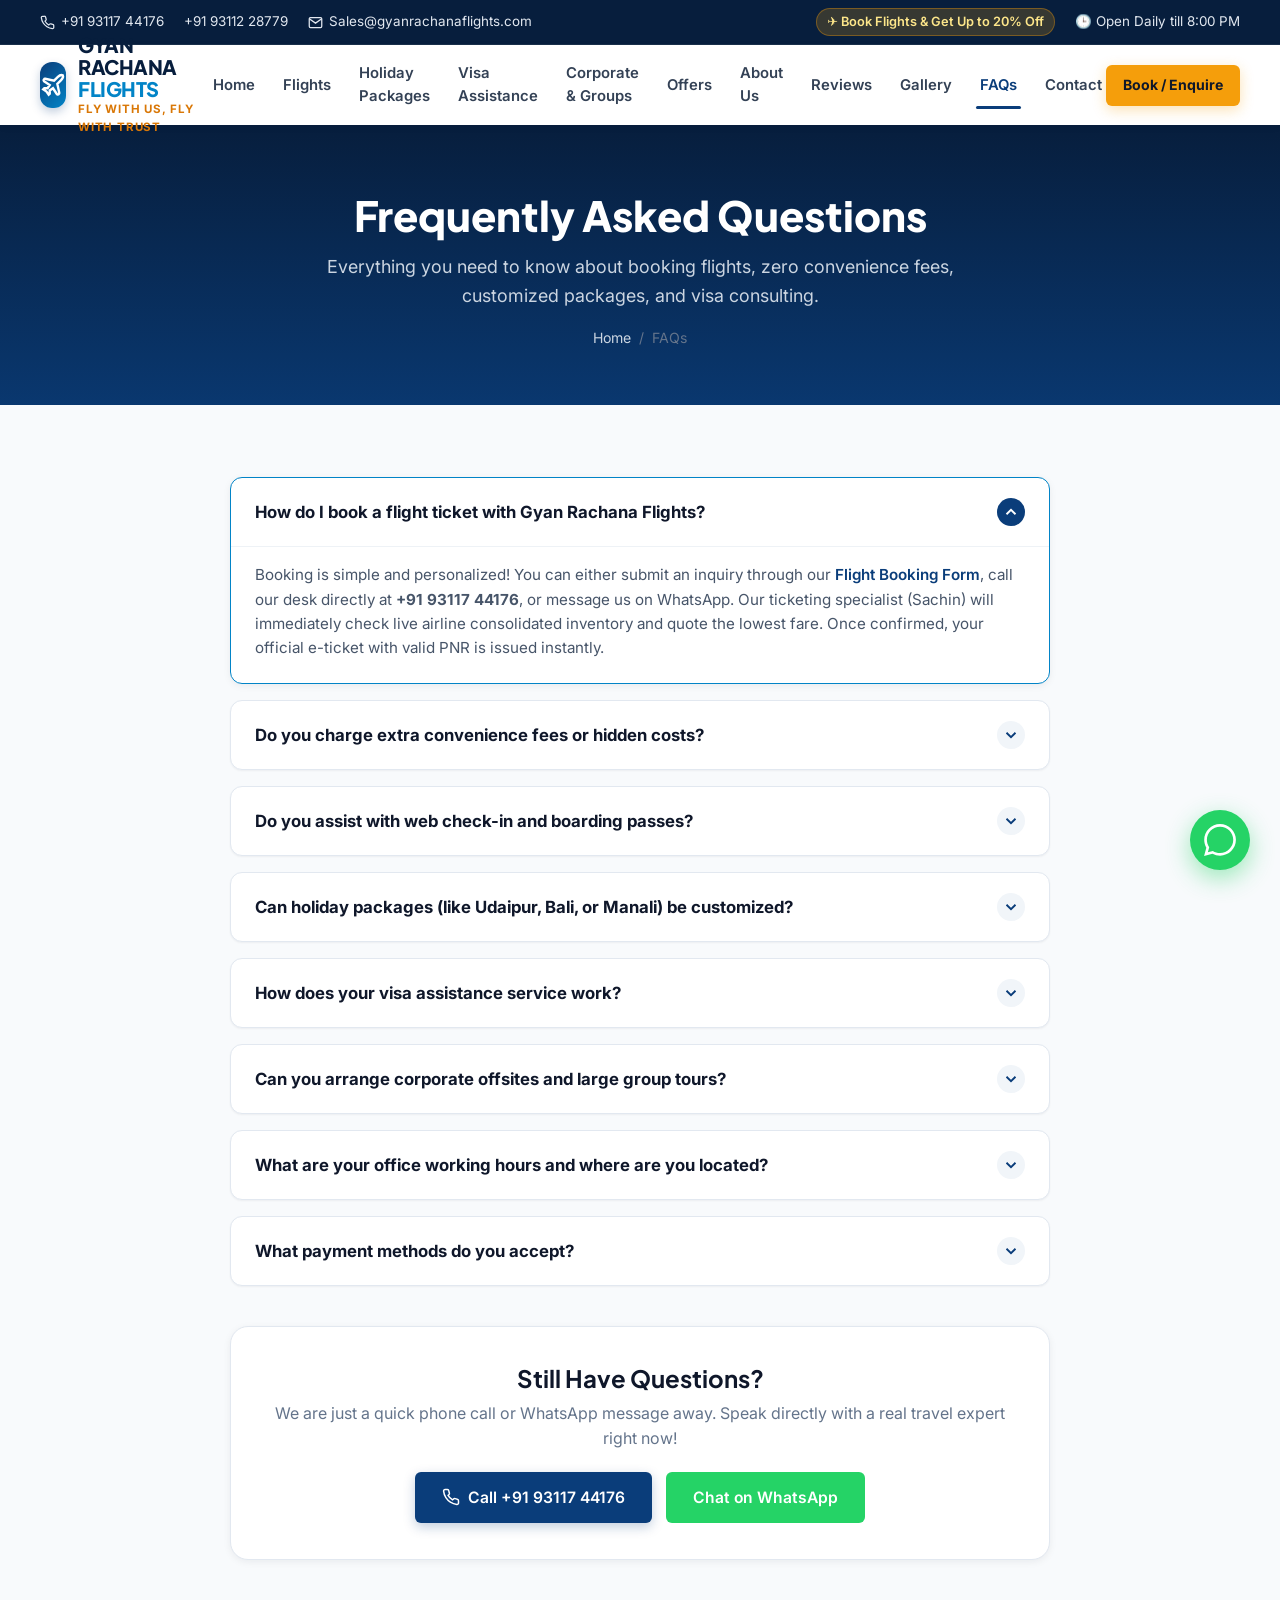
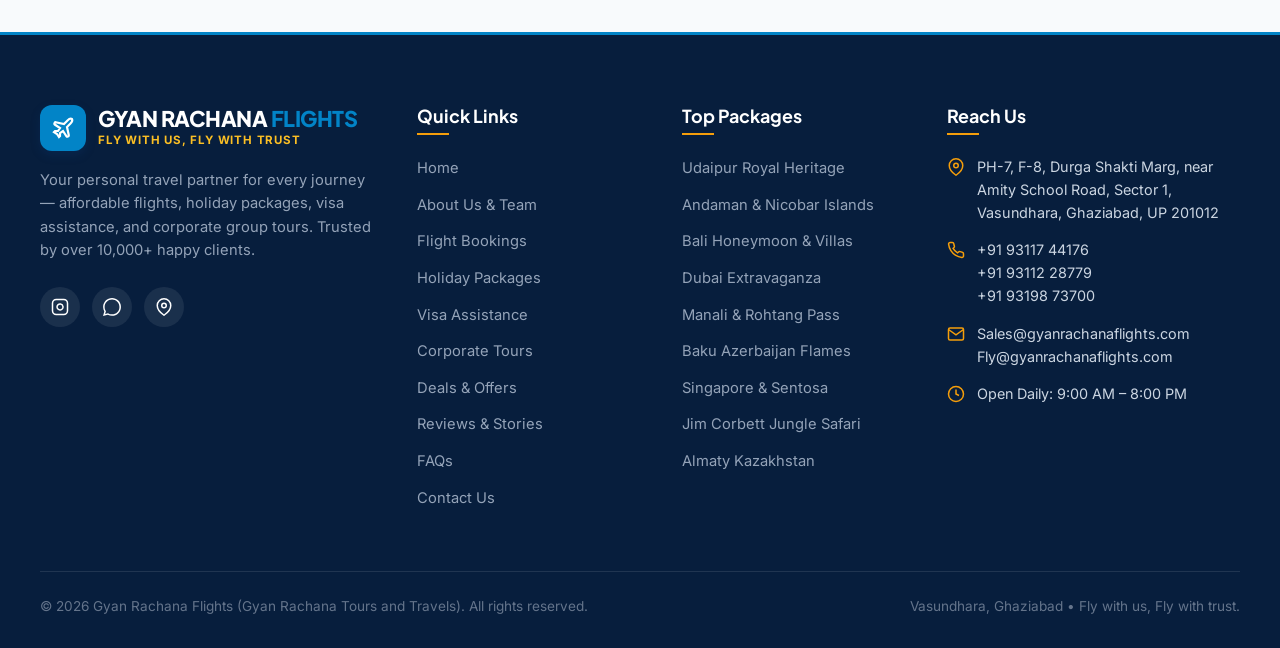
<file: faq.html>
<!DOCTYPE html>
<html lang="en">
<head>
  <meta charset="UTF-8">
  <meta name="viewport" content="width=device-width, initial-scale=1.0">
  <title>Frequently Asked Questions (FAQ) — Gyan Rachana Flights</title>
  <meta name="description" content="Find answers to common questions about flight bookings, convenience fees, tour package customization, visa assistance, and corporate travel with Gyan Rachana Flights.">
  <meta name="keywords" content="travel FAQ, flight booking questions, visa assistance FAQ, Gyan Rachana Flights FAQ, Vasundhara travel agency">

  <meta property="og:title" content="Frequently Asked Questions (FAQ) — Gyan Rachana Flights">
  <meta property="og:description" content="Clear answers about airline bookings, zero convenience fees, visa processing, and 24x7 support.">
  <meta property="og:image" content="https://images.unsplash.com/photo-1436491865332-7a61a109cc05?q=80&w=1200&auto=format&fit=crop">

  <!-- Google Fonts -->
  <link rel="preconnect" href="https://fonts.googleapis.com">
  <link rel="preconnect" href="https://fonts.gstatic.com" crossorigin>
  <link href="https://fonts.googleapis.com/css2?family=Inter:wght@400;500;600;700&family=Plus+Jakarta+Sans:wght@600;700;800&display=swap" rel="stylesheet">

  <link rel="stylesheet" href="css/style.css">
</head>
<body>

  <!-- Top Announcement & Contact Bar -->
  <div class="top-bar">
    <div class="container">
      <div class="top-bar-left">
        <a href="tel:+919311744176">
          <svg width="15" height="15" viewBox="0 0 24 24" fill="none" stroke="currentColor" stroke-width="2"><path d="M22 16.92v3a2 2 0 0 1-2.18 2 19.79 19.79 0 0 1-8.63-3.07 19.5 19.5 0 0 1-6-6 19.79 19.79 0 0 1-3.07-8.67A2 2 0 0 1 4.11 2h3a2 2 0 0 1 2 1.72 12.84 12.84 0 0 0 .7 2.81 2 2 0 0 1-.45 2.11L8.09 9.91a16 16 0 0 0 6 6l1.27-1.27a2 2 0 0 1 2.11-.45 12.84 12.84 0 0 0 2.81.7A2 2 0 0 1 22 16.92z"></path></svg>
          +91 93117 44176
        </a>
        <a href="tel:+919311228779">+91 93112 28779</a>
        <a href="mailto:Sales@gyanrachanaflights.com">
          <svg width="15" height="15" viewBox="0 0 24 24" fill="none" stroke="currentColor" stroke-width="2"><path d="M4 4h16c1.1 0 2 .9 2 2v12c0 1.1-.9 2-2 2H4c-1.1 0-2-.9-2-2V6c0-1.1.9-2 2-2z"></path><polyline points="22,6 12,13 2,6"></polyline></svg>
          Sales@gyanrachanaflights.com
        </a>
      </div>
      <div class="top-bar-right">
        <span class="top-bar-promo">✈️ Book Flights & Get Up to 20% Off</span>
        <span>🕒 Open Daily till 8:00 PM</span>
      </div>
    </div>
  </div>

  <!-- Main Navigation Bar -->
  <header class="main-navbar">
    <div class="container navbar-container">
      <a href="index.html" class="brand-logo">
        <div class="brand-icon-wrap">
          <svg width="26" height="26" viewBox="0 0 24 24" fill="none" stroke="currentColor" stroke-width="2.2"><path d="M17.8 19.2 16 11l3.5-3.5C21 6 21.5 4 21 3c-1-.5-3 0-4.5 1.5L13 8 4.8 6.2c-.5-.1-.9.1-1.1.5l-.3.5c-.2.5-.1 1 .3 1.3L9 12l-2 3H4l-1 1 3 2 2 3 1-1v-3l3-2 3.5 5.3c.3.4.8.5 1.3.3l.5-.2c.4-.3.6-.7.5-1.2z"/></svg>
        </div>
        <div class="brand-text">
          <span class="brand-title">GYAN RACHANA <span>FLIGHTS</span></span>
          <span class="brand-tagline">Fly with us, Fly with trust</span>
        </div>
      </a>

      <nav class="nav-menu">
        <a href="index.html" class="nav-link">Home</a>
        <a href="flights.html" class="nav-link">Flights</a>
        <a href="packages.html" class="nav-link">Holiday Packages</a>
        <a href="visa.html" class="nav-link">Visa Assistance</a>
        <a href="group-corporate-tours.html" class="nav-link">Corporate & Groups</a>
        <a href="offers.html" class="nav-link">Offers</a>
        <a href="about.html" class="nav-link">About Us</a>
        <a href="testimonials.html" class="nav-link">Reviews</a>
        <a href="gallery.html" class="nav-link">Gallery</a>
        <a href="faq.html" class="nav-link active">FAQs</a>
        <a href="contact.html" class="nav-link">Contact</a>
      </nav>

      <div class="nav-actions">
        <a href="enquiry.html" class="btn btn-accent btn-sm">Book / Enquire</a>
      </div>

      <button class="mobile-toggle" aria-label="Toggle navigation">
        <svg width="26" height="26" viewBox="0 0 24 24" fill="none" stroke="currentColor" stroke-width="2"><line x1="3" y1="12" x2="21" y2="12"></line><line x1="3" y1="6" x2="21" y2="6"></line><line x1="3" y1="18" x2="21" y2="18"></line></svg>
      </button>
    </div>
  </header>

  <main>
    <!-- Page Banner -->
    <section class="page-banner" style="background-image: url('https://images.unsplash.com/photo-1488646953014-85cb44e25828?q=80&w=1600&auto=format&fit=crop');">
      <div class="page-banner-overlay"></div>
      <div class="container">
        <h1 class="page-banner-title">Frequently Asked Questions</h1>
        <p class="page-banner-desc">
          Everything you need to know about booking flights, zero convenience fees, customized packages, and visa consulting.
        </p>
        <div class="breadcrumb">
          <a href="index.html">Home</a>
          <span>/</span>
          <span>FAQs</span>
        </div>
      </div>
    </section>

    <!-- FAQ Accordion Section -->
    <section class="section-py bg-light">
      <div class="container">
        <div class="faq-accordion">
          
          <!-- Q1 -->
          <div class="faq-item active">
            <button class="faq-question">
              <span>How do I book a flight ticket with Gyan Rachana Flights?</span>
              <div class="faq-icon">
                <svg width="18" height="18" viewBox="0 0 24 24" fill="none" stroke="currentColor" stroke-width="2.5"><polyline points="6 9 12 15 18 9"></polyline></svg>
              </div>
            </button>
            <div class="faq-answer">
              Booking is simple and personalized! You can either submit an inquiry through our <a href="enquiry.html" style="color:var(--primary); font-weight:600;">Flight Booking Form</a>, call our desk directly at <strong>+91 93117 44176</strong>, or message us on WhatsApp. Our ticketing specialist (Sachin) will immediately check live airline consolidated inventory and quote the lowest fare. Once confirmed, your official e-ticket with valid PNR is issued instantly.
            </div>
          </div>

          <!-- Q2 -->
          <div class="faq-item">
            <button class="faq-question">
              <span>Do you charge extra convenience fees or hidden costs?</span>
              <div class="faq-icon">
                <svg width="18" height="18" viewBox="0 0 24 24" fill="none" stroke="currentColor" stroke-width="2.5"><polyline points="6 9 12 15 18 9"></polyline></svg>
              </div>
            </button>
            <div class="faq-answer">
              <strong>No! Zero convenience fees.</strong> Unlike generic online booking engines that tack on ₹300 to ₹1,500 in surprise checkout fees, our pricing is 100% transparent. The fare we quote is the exact total amount you pay.
            </div>
          </div>

          <!-- Q3 -->
          <div class="faq-item">
            <button class="faq-question">
              <span>Do you assist with web check-in and boarding passes?</span>
              <div class="faq-icon">
                <svg width="18" height="18" viewBox="0 0 24 24" fill="none" stroke="currentColor" stroke-width="2.5"><polyline points="6 9 12 15 18 9"></polyline></svg>
              </div>
            </button>
            <div class="faq-answer">
              Yes, absolutely! Our travelers love this complimentary service. As soon as the airline check-in window opens (usually 24 to 48 hours prior to departure), our team performs your web check-in, selects your preferred seats (window/aisle), and sends the ready-to-print boarding passes directly to your WhatsApp.
            </div>
          </div>

          <!-- Q4 -->
          <div class="faq-item">
            <button class="faq-question">
              <span>Can holiday packages (like Udaipur, Bali, or Manali) be customized?</span>
              <div class="faq-icon">
                <svg width="18" height="18" viewBox="0 0 24 24" fill="none" stroke="currentColor" stroke-width="2.5"><polyline points="6 9 12 15 18 9"></polyline></svg>
              </div>
            </button>
            <div class="faq-answer">
              Yes, 100%! Every package featured on our website can be modified. You can add extra nights, upgrade to 5-star heritage hotels or private pool villas, add candlelight beach dinners, or include flight tickets from any city in India. Just speak with Sovinder Sir or Ritika to customize your plan.
            </div>
          </div>

          <!-- Q5 -->
          <div class="faq-item">
            <button class="faq-question">
              <span>How does your visa assistance service work?</span>
              <div class="faq-icon">
                <svg width="18" height="18" viewBox="0 0 24 24" fill="none" stroke="currentColor" stroke-width="2.5"><polyline points="6 9 12 15 18 9"></polyline></svg>
              </div>
            </button>
            <div class="faq-answer">
              We handle end-to-end tourist and business visas for Dubai/UAE, Singapore, Azerbaijan, Schengen European countries, USA, and UK. We verify your passport validity, prepare accurate application forms, draft professional cover letters and flight/hotel vouchers, schedule biometric appointments, and track your approval status daily.
            </div>
          </div>

          <!-- Q6 -->
          <div class="faq-item">
            <button class="faq-question">
              <span>Can you arrange corporate offsites and large group tours?</span>
              <div class="faq-icon">
                <svg width="18" height="18" viewBox="0 0 24 24" fill="none" stroke="currentColor" stroke-width="2.5"><polyline points="6 9 12 15 18 9"></polyline></svg>
              </div>
            </button>
            <div class="faq-answer">
              Yes. We regularly handle corporate offsites, MICE conferences, dealer meets, and large family groups of 10 to 200+ members. Our corporate desk manager (Aman) coordinates group flight bookings with name-change flexibilities, private coaches, conference facilities, gala dinners, and GST-compliant tax invoicing.
            </div>
          </div>

          <!-- Q7 -->
          <div class="faq-item">
            <button class="faq-question">
              <span>What are your office working hours and where are you located?</span>
              <div class="faq-icon">
                <svg width="18" height="18" viewBox="0 0 24 24" fill="none" stroke="currentColor" stroke-width="2.5"><polyline points="6 9 12 15 18 9"></polyline></svg>
              </div>
            </button>
            <div class="faq-answer">
              Our office is located at <strong>PH-7, F-8, Durga Shakti Marg, near Amity School Road, Sector 1, Vasundhara, Ghaziabad, UP 201012</strong>. We are open daily (Monday through Sunday) until <strong>8:00 PM</strong>. In addition, our emergency support line remains active 24x7 for travelers currently on the road.
            </div>
          </div>

          <!-- Q8 -->
          <div class="faq-item">
            <button class="faq-question">
              <span>What payment methods do you accept?</span>
              <div class="faq-icon">
                <svg width="18" height="18" viewBox="0 0 24 24" fill="none" stroke="currentColor" stroke-width="2.5"><polyline points="6 9 12 15 18 9"></polyline></svg>
              </div>
            </button>
            <div class="faq-answer">
              We accept direct bank NEFT/RTGS/IMPS transfers, UPI payments (Google Pay, PhonePe, Paytm), credit/debit cards, and corporate account billing. Official computerized GST invoices and payment receipts are issued for every transaction.
            </div>
          </div>

        </div>

        <!-- Still Have Questions Banner -->
        <div style="background:var(--white); border:1px solid var(--border); border-radius:18px; padding:36px; text-align:center; max-width:820px; margin:40px auto 0; box-shadow:var(--shadow-sm);">
          <h3 style="font-size:1.5rem; margin-bottom:8px; color:var(--dark);">Still Have Questions?</h3>
          <p style="color:#64748B; margin-bottom:20px;">
            We are just a quick phone call or WhatsApp message away. Speak directly with a real travel expert right now!
          </p>
          <div style="display:flex; justify-content:center; gap:14px; flex-wrap:wrap;">
            <a href="tel:+919311744176" class="btn btn-primary">
              <svg width="18" height="18" viewBox="0 0 24 24" fill="none" stroke="currentColor" stroke-width="2"><path d="M22 16.92v3a2 2 0 0 1-2.18 2 19.79 19.79 0 0 1-8.63-3.07 19.5 19.5 0 0 1-6-6 19.79 19.79 0 0 1-3.07-8.67A2 2 0 0 1 4.11 2h3a2 2 0 0 1 2 1.72 12.84 12.84 0 0 0 .7 2.81 2 2 0 0 1-.45 2.11L8.09 9.91a16 16 0 0 0 6 6l1.27-1.27a2 2 0 0 1 2.11-.45 12.84 12.84 0 0 0 2.81.7A2 2 0 0 1 22 16.92z"></path></svg>
              Call +91 93117 44176
            </a>
            <a href="https://wa.me/919311744176?text=Hi%20Gyan%20Rachana%20Flights%2C%20I%20have%20a%20question%20regarding%20travel%20booking." target="_blank" class="btn btn-whatsapp">
              Chat on WhatsApp
            </a>
          </div>
        </div>
      </div>
    </section>
  </main>

  <!-- Site Footer -->
  <footer class="site-footer">
    <div class="container">
      <div class="footer-grid">
        <div class="footer-brand">
          <a href="index.html" class="brand-logo" style="margin-bottom:14px;">
            <div class="brand-icon-wrap" style="background:#0284C7;">
              <svg width="24" height="24" viewBox="0 0 24 24" fill="none" stroke="currentColor" stroke-width="2.2"><path d="M17.8 19.2 16 11l3.5-3.5C21 6 21.5 4 21 3c-1-.5-3 0-4.5 1.5L13 8 4.8 6.2c-.5-.1-.9.1-1.1.5l-.3.5c-.2.5-.1 1 .3 1.3L9 12l-2 3H4l-1 1 3 2 2 3 1-1v-3l3-2 3.5 5.3c.3.4.8.5 1.3.3l.5-.2c.4-.3.6-.7.5-1.2z"/></svg>
            </div>
            <div class="brand-text">
              <span class="brand-title">GYAN RACHANA <span>FLIGHTS</span></span>
              <span class="brand-tagline" style="color:#FBBF24;">Fly with us, Fly with trust</span>
            </div>
          </a>
          <p class="footer-desc">
            Your personal travel partner for every journey — affordable flights, holiday packages, visa assistance, and corporate group tours. Trusted by over 10,000+ happy clients.
          </p>
          <div class="social-links">
            <a href="https://www.instagram.com/gyanrachanaflights/" target="_blank" class="social-icon" aria-label="Instagram">
              <svg width="18" height="18" viewBox="0 0 24 24" fill="none" stroke="currentColor" stroke-width="2"><rect x="2" y="2" width="20" height="20" rx="5" ry="5"></rect><path d="M16 11.37A4 4 0 1 1 12.63 8 4 4 0 0 1 16 11.37z"></path><line x1="17.5" y1="6.5" x2="17.51" y2="6.5"></line></svg>
            </a>
            <a href="https://wa.me/919311744176" target="_blank" class="social-icon whatsapp" aria-label="WhatsApp">
              <svg width="18" height="18" viewBox="0 0 24 24" fill="currentColor"><path d="M.057 24l1.687-6.163c-1.041-1.804-1.588-3.849-1.587-5.946.003-6.556 5.338-11.891 11.893-11.891 3.181.001 6.167 1.24 8.413 3.488 2.245 2.248 3.481 5.236 3.48 8.414-.003 6.557-5.338 11.892-11.893 11.892-1.99-.001-3.951-.5-5.688-1.448l-6.305 1.654zm6.597-3.807c1.676.995 3.276 1.591 5.392 1.592 5.448 0 9.886-4.434 9.889-9.885.002-5.462-4.415-9.89-9.881-9.892-5.452 0-9.887 4.434-9.889 9.884-.001 2.225.651 3.891 1.746 5.634l-.999 3.648 3.742-.981z"/></svg>
            </a>
            <a href="https://www.google.com/maps/place/GYAN+RACHANA+FLIGHTS/@28.6623931,77.4311291,15z" target="_blank" class="social-icon" aria-label="Google Business">
              <svg width="18" height="18" viewBox="0 0 24 24" fill="none" stroke="currentColor" stroke-width="2"><path d="M21 10c0 7-9 13-9 13s-9-6-9-13a9 9 0 0 1 18 0z"></path><circle cx="12" cy="10" r="3"></circle></svg>
            </a>
          </div>
        </div>

        <div>
          <h4 class="footer-title">Quick Links</h4>
          <ul class="footer-links">
            <li><a href="index.html">Home</a></li>
            <li><a href="about.html">About Us & Team</a></li>
            <li><a href="flights.html">Flight Bookings</a></li>
            <li><a href="packages.html">Holiday Packages</a></li>
            <li><a href="visa.html">Visa Assistance</a></li>
            <li><a href="group-corporate-tours.html">Corporate Tours</a></li>
            <li><a href="offers.html">Deals & Offers</a></li>
            <li><a href="testimonials.html">Reviews & Stories</a></li>
            <li><a href="faq.html">FAQs</a></li>
            <li><a href="contact.html">Contact Us</a></li>
          </ul>
        </div>

        <div>
          <h4 class="footer-title">Top Packages</h4>
          <ul class="footer-links">
            <li><a href="package-details.html?pkg=udaipur">Udaipur Royal Heritage</a></li>
            <li><a href="package-details.html?pkg=andaman">Andaman & Nicobar Islands</a></li>
            <li><a href="package-details.html?pkg=bali">Bali Honeymoon & Villas</a></li>
            <li><a href="package-details.html?pkg=dubai">Dubai Extravaganza</a></li>
            <li><a href="package-details.html?pkg=manali">Manali & Rohtang Pass</a></li>
            <li><a href="package-details.html?pkg=azerbaijan">Baku Azerbaijan Flames</a></li>
            <li><a href="package-details.html?pkg=singapore">Singapore & Sentosa</a></li>
            <li><a href="package-details.html?pkg=corbett">Jim Corbett Jungle Safari</a></li>
            <li><a href="package-details.html?pkg=almaty">Almaty Kazakhstan</a></li>
          </ul>
        </div>

        <div>
          <h4 class="footer-title">Reach Us</h4>
          <div class="footer-contact-item">
            <svg width="18" height="18" viewBox="0 0 24 24" fill="none" stroke="currentColor" stroke-width="2"><path d="M21 10c0 7-9 13-9 13s-9-6-9-13a9 9 0 0 1 18 0z"></path><circle cx="12" cy="10" r="3"></circle></svg>
            <span>PH-7, F-8, Durga Shakti Marg, near Amity School Road, Sector 1, Vasundhara, Ghaziabad, UP 201012</span>
          </div>
          <div class="footer-contact-item">
            <svg width="18" height="18" viewBox="0 0 24 24" fill="none" stroke="currentColor" stroke-width="2"><path d="M22 16.92v3a2 2 0 0 1-2.18 2 19.79 19.79 0 0 1-8.63-3.07 19.5 19.5 0 0 1-6-6 19.79 19.79 0 0 1-3.07-8.67A2 2 0 0 1 4.11 2h3a2 2 0 0 1 2 1.72 12.84 12.84 0 0 0 .7 2.81 2 2 0 0 1-.45 2.11L8.09 9.91a16 16 0 0 0 6 6l1.27-1.27a2 2 0 0 1 2.11-.45 12.84 12.84 0 0 0 2.81.7A2 2 0 0 1 22 16.92z"></path></svg>
            <div>
              <a href="tel:+919311744176" style="display:block; color:#CBD5E1;">+91 93117 44176</a>
              <a href="tel:+919311228779" style="display:block; color:#CBD5E1;">+91 93112 28779</a>
              <a href="tel:+919319873700" style="display:block; color:#CBD5E1;">+91 93198 73700</a>
            </div>
          </div>
          <div class="footer-contact-item">
            <svg width="18" height="18" viewBox="0 0 24 24" fill="none" stroke="currentColor" stroke-width="2"><path d="M4 4h16c1.1 0 2 .9 2 2v12c0 1.1-.9 2-2 2H4c-1.1 0-2-.9-2-2V6c0-1.1.9-2 2-2z"></path><polyline points="22,6 12,13 2,6"></polyline></svg>
            <div>
              <a href="mailto:Sales@gyanrachanaflights.com" style="display:block; color:#CBD5E1;">Sales@gyanrachanaflights.com</a>
              <a href="mailto:Fly@gyanrachanaflights.com" style="display:block; color:#CBD5E1;">Fly@gyanrachanaflights.com</a>
            </div>
          </div>
          <div class="footer-contact-item">
            <svg width="18" height="18" viewBox="0 0 24 24" fill="none" stroke="currentColor" stroke-width="2"><circle cx="12" cy="12" r="10"></circle><polyline points="12 6 12 12 16 14"></polyline></svg>
            <span>Open Daily: 9:00 AM – 8:00 PM</span>
          </div>
        </div>
      </div>

      <div class="footer-bottom">
        <div>
          &copy; 2026 Gyan Rachana Flights (Gyan Rachana Tours and Travels). All rights reserved.
        </div>
        <div>
          Vasundhara, Ghaziabad &bull; Fly with us, Fly with trust.
        </div>
      </div>
    </div>
  </footer>

  <!-- Floating WhatsApp Quick Button -->
  <a href="https://wa.me/919311744176?text=Hi%20Gyan%20Rachana%20Flights%2C%20I%20have%20a%20question%20regarding%20your%20services." target="_blank" class="floating-whatsapp" aria-label="Chat on WhatsApp">
    <svg width="32" height="32" viewBox="0 0 24 24" fill="currentColor"><path d="M.057 24l1.687-6.163c-1.041-1.804-1.588-3.849-1.587-5.946.003-6.556 5.338-11.891 11.893-11.891 3.181.001 6.167 1.24 8.413 3.488 2.245 2.248 3.481 5.236 3.48 8.414-.003 6.557-5.338 11.892-11.893 11.892-1.99-.001-3.951-.5-5.688-1.448l-6.305 1.654zm6.597-3.807c1.676.995 3.276 1.591 5.392 1.592 5.448 0 9.886-4.434 9.889-9.885.002-5.462-4.415-9.89-9.881-9.892-5.452 0-9.887 4.434-9.889 9.884-.001 2.225.651 3.891 1.746 5.634l-.999 3.648 3.742-.981z"/></svg>
    <span class="whatsapp-tooltip">Chat with FAQ Desk 💬</span>
  </a>

  <!-- Mobile Action Bar -->
  <div class="mobile-action-bar">
    <div class="mobile-action-grid">
      <a href="tel:+919311744176" class="mobile-action-btn btn-call">
        <svg width="20" height="20" viewBox="0 0 24 24" fill="none" stroke="currentColor" stroke-width="2"><path d="M22 16.92v3a2 2 0 0 1-2.18 2 19.79 19.79 0 0 1-8.63-3.07 19.5 19.5 0 0 1-6-6 19.79 19.79 0 0 1-3.07-8.67A2 2 0 0 1 4.11 2h3a2 2 0 0 1 2 1.72 12.84 12.84 0 0 0 .7 2.81 2 2 0 0 1-.45 2.11L8.09 9.91a16 16 0 0 0 6 6l1.27-1.27a2 2 0 0 1 2.11-.45 12.84 12.84 0 0 0 2.81.7A2 2 0 0 1 22 16.92z"></path></svg>
        <span>Call</span>
      </a>
      <a href="https://wa.me/919311744176" target="_blank" class="mobile-action-btn btn-wa">
        <svg width="20" height="20" viewBox="0 0 24 24" fill="currentColor"><path d="M.057 24l1.687-6.163c-1.041-1.804-1.588-3.849-1.587-5.946.003-6.556 5.338-11.891 11.893-11.891 3.181.001 6.167 1.24 8.413 3.488 2.245 2.248 3.481 5.236 3.48 8.414-.003 6.557-5.338 11.892-11.893 11.892-1.99-.001-3.951-.5-5.688-1.448l-6.305 1.654zm6.597-3.807c1.676.995 3.276 1.591 5.392 1.592 5.448 0 9.886-4.434 9.889-9.885.002-5.462-4.415-9.89-9.881-9.892-5.452 0-9.887 4.434-9.889 9.884-.001 2.225.651 3.891 1.746 5.634l-.999 3.648 3.742-.981z"/></svg>
        <span>WhatsApp</span>
      </a>
      <a href="faq.html" class="mobile-action-btn active">
        <svg width="20" height="20" viewBox="0 0 24 24" fill="none" stroke="currentColor" stroke-width="2"><circle cx="12" cy="12" r="10"></circle><path d="M9.09 9a3 3 0 0 1 5.83 1c0 2-3 3-3 3"></path><line x1="12" y1="17" x2="12.01" y2="17"></line></svg>
        <span>FAQ</span>
      </a>
      <a href="enquiry.html" class="mobile-action-btn">
        <svg width="20" height="20" viewBox="0 0 24 24" fill="none" stroke="currentColor" stroke-width="2"><rect x="3" y="4" width="18" height="18" rx="2"></rect><line x1="16" y1="2" x2="16" y2="6"></line><line x1="8" y1="2" x2="8" y2="6"></line><line x1="3" y1="10" x2="21" y2="10"></line></svg>
        <span>Enquire</span>
      </a>
    </div>
  </div>

  <script src="js/script.js"></script>
</body>
</html>
</file>
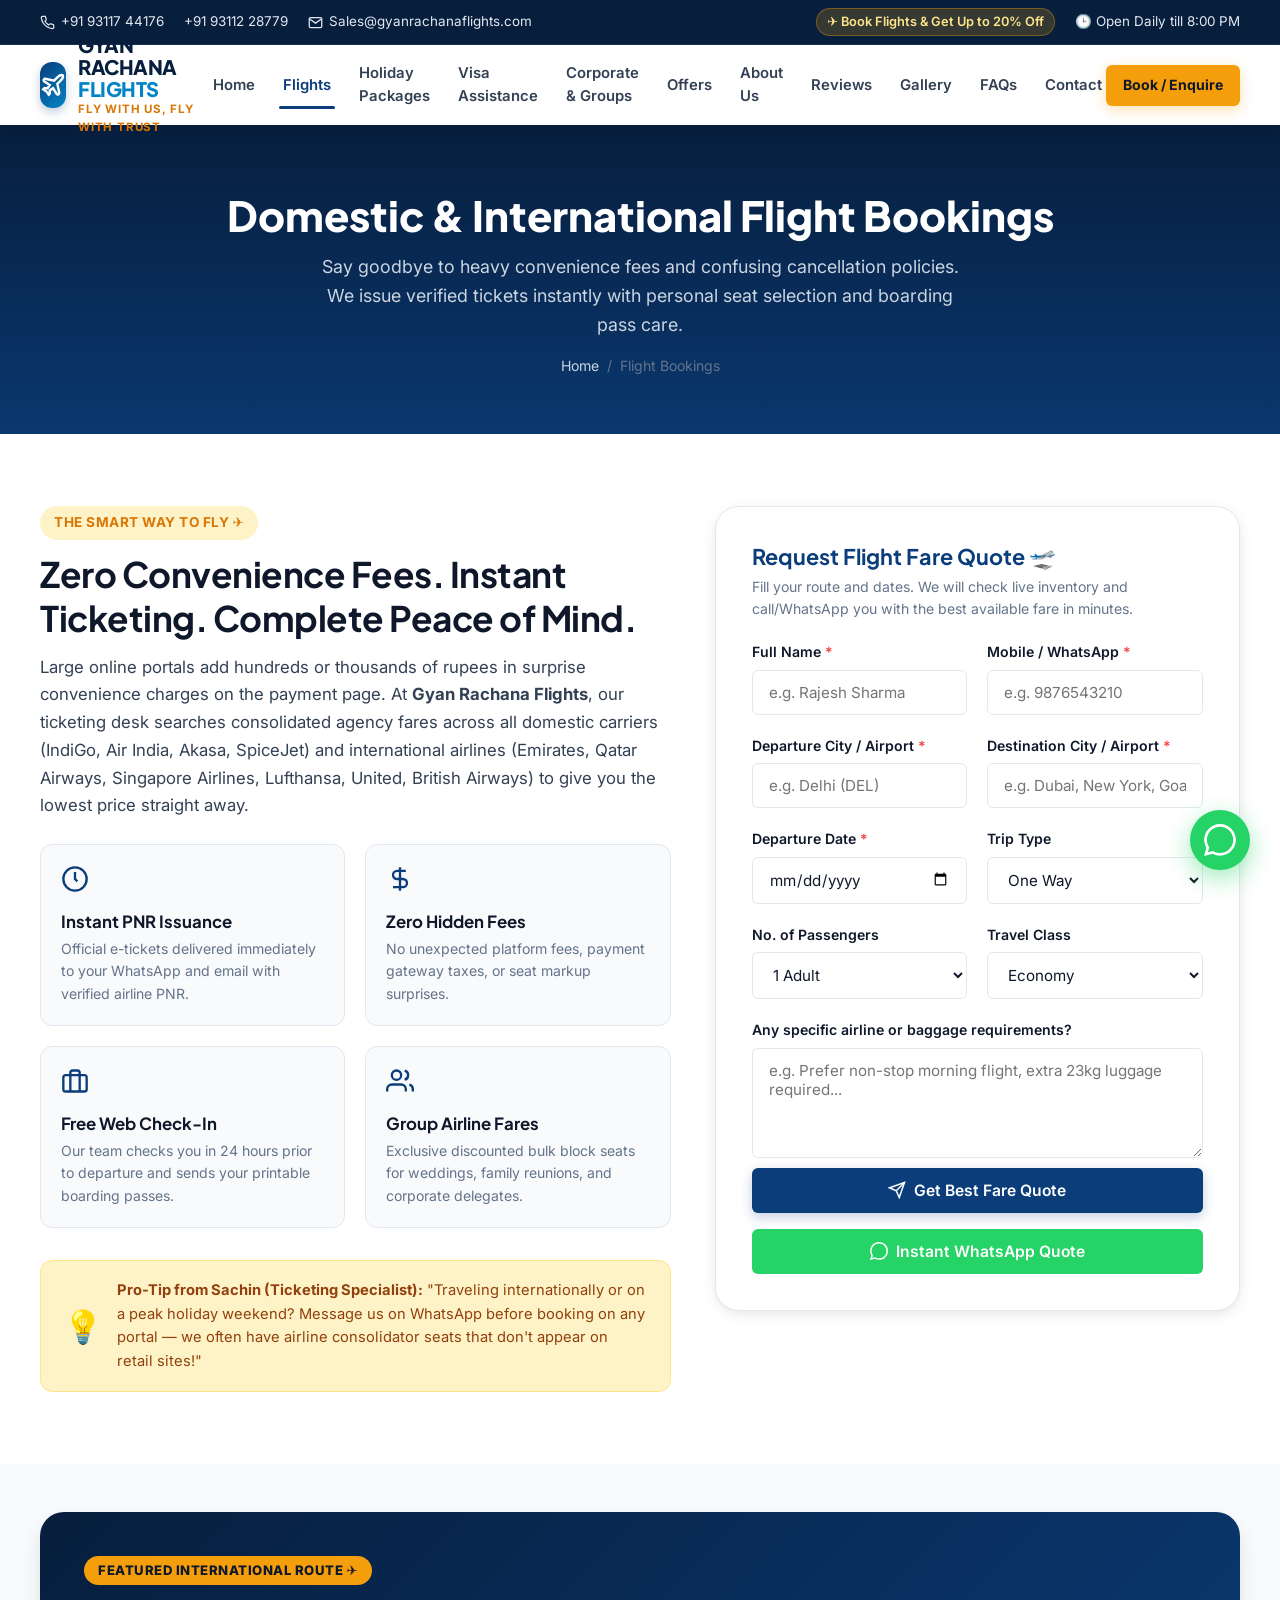
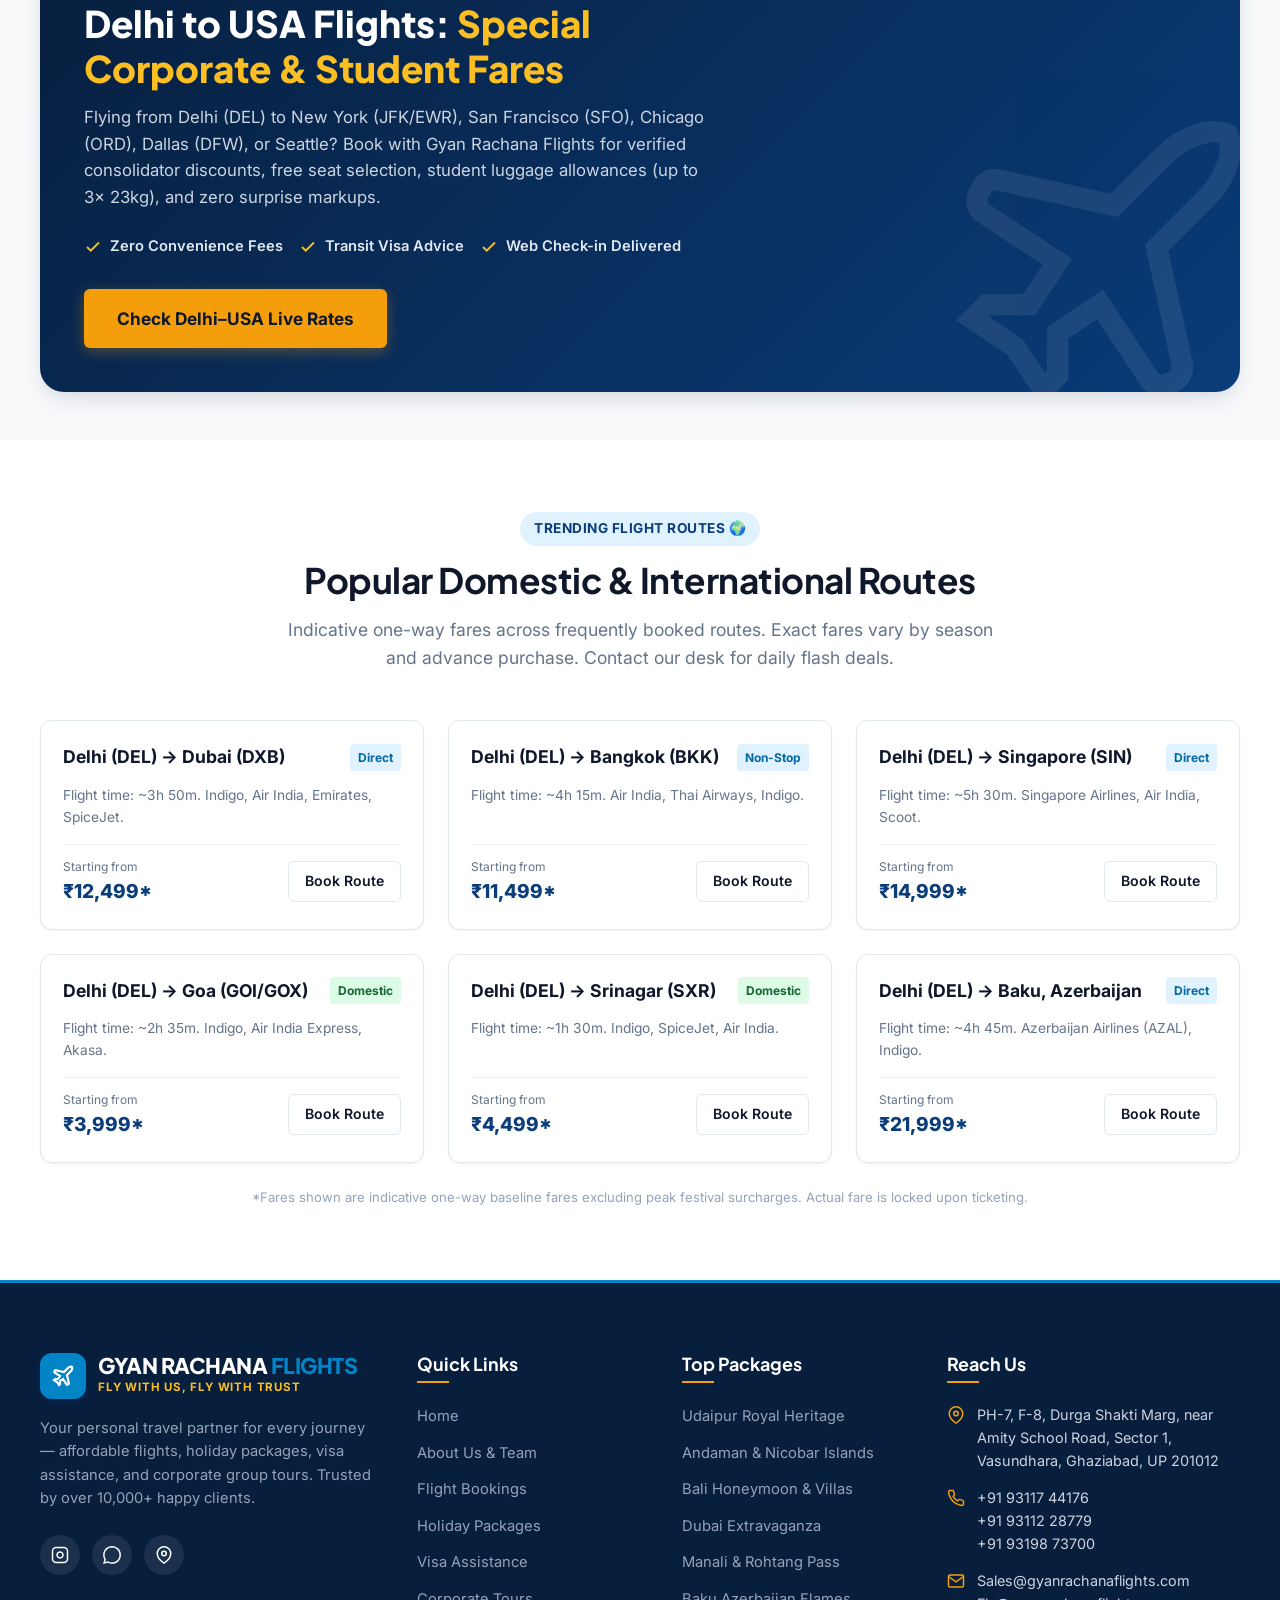
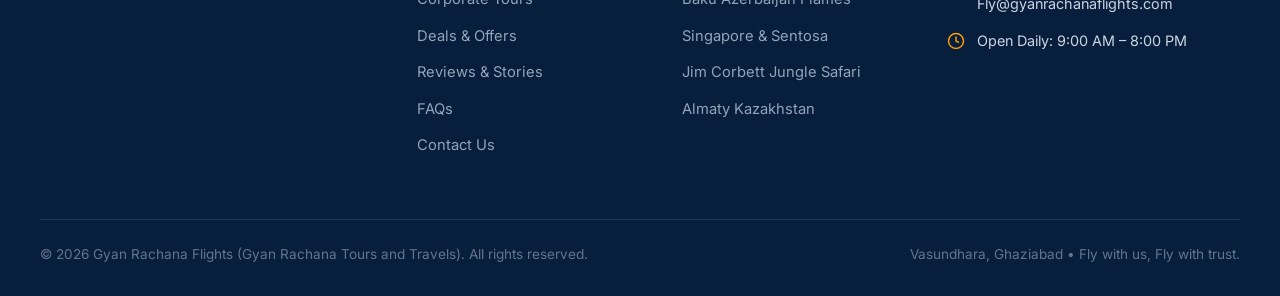
<file: flights.html>
<!DOCTYPE html>
<html lang="en">
<head>
  <meta charset="UTF-8">
  <meta name="viewport" content="width=device-width, initial-scale=1.0">
  <title>Flight Booking — Domestic & International Air Tickets | Gyan Rachana Flights</title>
  <meta name="description" content="Book domestic and international flights with Zero Convenience Fees. Instant ticket issuance, lowest airfare deals, free web check-in & boarding pass support.">
  <meta name="keywords" content="flight booking, cheap flights Ghaziabad, domestic flight tickets, international flights India, Delhi to USA flights, Indigo tickets, Air India, zero convenience fee flights">
  
  <meta property="og:title" content="Flight Booking — Domestic & International Air Tickets | Gyan Rachana Flights">
  <meta property="og:description" content="Zero Convenience Fees. Free web check-in & boarding pass assistance. Domestic and international flight deals.">
  <meta property="og:image" content="https://images.unsplash.com/photo-1436491865332-7a61a109cc05?q=80&w=1200&auto=format&fit=crop">

  <!-- Google Fonts -->
  <link rel="preconnect" href="https://fonts.googleapis.com">
  <link rel="preconnect" href="https://fonts.gstatic.com" crossorigin>
  <link href="https://fonts.googleapis.com/css2?family=Inter:wght@400;500;600;700&family=Plus+Jakarta+Sans:wght@600;700;800&display=swap" rel="stylesheet">

  <link rel="stylesheet" href="css/style.css">
</head>
<body>

  <!-- Top Announcement & Contact Bar -->
  <div class="top-bar">
    <div class="container">
      <div class="top-bar-left">
        <a href="tel:+919311744176">
          <svg width="15" height="15" viewBox="0 0 24 24" fill="none" stroke="currentColor" stroke-width="2"><path d="M22 16.92v3a2 2 0 0 1-2.18 2 19.79 19.79 0 0 1-8.63-3.07 19.5 19.5 0 0 1-6-6 19.79 19.79 0 0 1-3.07-8.67A2 2 0 0 1 4.11 2h3a2 2 0 0 1 2 1.72 12.84 12.84 0 0 0 .7 2.81 2 2 0 0 1-.45 2.11L8.09 9.91a16 16 0 0 0 6 6l1.27-1.27a2 2 0 0 1 2.11-.45 12.84 12.84 0 0 0 2.81.7A2 2 0 0 1 22 16.92z"></path></svg>
          +91 93117 44176
        </a>
        <a href="tel:+919311228779">+91 93112 28779</a>
        <a href="mailto:Sales@gyanrachanaflights.com">
          <svg width="15" height="15" viewBox="0 0 24 24" fill="none" stroke="currentColor" stroke-width="2"><path d="M4 4h16c1.1 0 2 .9 2 2v12c0 1.1-.9 2-2 2H4c-1.1 0-2-.9-2-2V6c0-1.1.9-2 2-2z"></path><polyline points="22,6 12,13 2,6"></polyline></svg>
          Sales@gyanrachanaflights.com
        </a>
      </div>
      <div class="top-bar-right">
        <span class="top-bar-promo">✈️ Book Flights & Get Up to 20% Off</span>
        <span>🕒 Open Daily till 8:00 PM</span>
      </div>
    </div>
  </div>

  <!-- Main Navigation Bar -->
  <header class="main-navbar">
    <div class="container navbar-container">
      <a href="index.html" class="brand-logo">
        <div class="brand-icon-wrap">
          <svg width="26" height="26" viewBox="0 0 24 24" fill="none" stroke="currentColor" stroke-width="2.2"><path d="M17.8 19.2 16 11l3.5-3.5C21 6 21.5 4 21 3c-1-.5-3 0-4.5 1.5L13 8 4.8 6.2c-.5-.1-.9.1-1.1.5l-.3.5c-.2.5-.1 1 .3 1.3L9 12l-2 3H4l-1 1 3 2 2 3 1-1v-3l3-2 3.5 5.3c.3.4.8.5 1.3.3l.5-.2c.4-.3.6-.7.5-1.2z"/></svg>
        </div>
        <div class="brand-text">
          <span class="brand-title">GYAN RACHANA <span>FLIGHTS</span></span>
          <span class="brand-tagline">Fly with us, Fly with trust</span>
        </div>
      </a>

      <nav class="nav-menu">
        <a href="index.html" class="nav-link">Home</a>
        <a href="flights.html" class="nav-link active">Flights</a>
        <a href="packages.html" class="nav-link">Holiday Packages</a>
        <a href="visa.html" class="nav-link">Visa Assistance</a>
        <a href="group-corporate-tours.html" class="nav-link">Corporate & Groups</a>
        <a href="offers.html" class="nav-link">Offers</a>
        <a href="about.html" class="nav-link">About Us</a>
        <a href="testimonials.html" class="nav-link">Reviews</a>
        <a href="gallery.html" class="nav-link">Gallery</a>
        <a href="faq.html" class="nav-link">FAQs</a>
        <a href="contact.html" class="nav-link">Contact</a>
      </nav>

      <div class="nav-actions">
        <a href="enquiry.html" class="btn btn-accent btn-sm">Book / Enquire</a>
      </div>

      <button class="mobile-toggle" aria-label="Toggle navigation">
        <svg width="26" height="26" viewBox="0 0 24 24" fill="none" stroke="currentColor" stroke-width="2"><line x1="3" y1="12" x2="21" y2="12"></line><line x1="3" y1="6" x2="21" y2="6"></line><line x1="3" y1="18" x2="21" y2="18"></line></svg>
      </button>
    </div>
  </header>

  <main>
    <!-- Page Banner -->
    <section class="page-banner" style="background-image: url('https://images.unsplash.com/photo-1569154941061-e231b4725ef1?q=80&w=1600&auto=format&fit=crop');">
      <div class="page-banner-overlay"></div>
      <div class="container">
        <h1 class="page-banner-title">Domestic & International Flight Bookings</h1>
        <p class="page-banner-desc">
          Say goodbye to heavy convenience fees and confusing cancellation policies. We issue verified tickets instantly with personal seat selection and boarding pass care.
        </p>
        <div class="breadcrumb">
          <a href="index.html">Home</a>
          <span>/</span>
          <span>Flight Bookings</span>
        </div>
      </div>
    </section>

    <!-- Flight Booking Explainer & Form Layout -->
    <section class="section-py">
      <div class="container">
        <div style="display:grid; grid-template-columns: 1.2fr 1fr; gap:44px; align-items:start;">
          <!-- Explainer / USPs -->
          <div>
            <span class="section-badge badge-amber">The Smart Way to Fly ✈️</span>
            <h2 class="section-title">Zero Convenience Fees. Instant Ticketing. Complete Peace of Mind.</h2>
            <p style="font-size:1.05rem; color:#334155; line-height:1.65; margin-bottom:24px;">
              Large online portals add hundreds or thousands of rupees in surprise convenience charges on the payment page. At <strong>Gyan Rachana Flights</strong>, our ticketing desk searches consolidated agency fares across all domestic carriers (IndiGo, Air India, Akasa, SpiceJet) and international airlines (Emirates, Qatar Airways, Singapore Airlines, Lufthansa, United, British Airways) to give you the lowest price straight away.
            </p>

            <div style="display:grid; grid-template-columns: 1fr 1fr; gap:20px; margin-bottom:32px;">
              <div style="background:#F8FAFC; border:1px solid var(--border); padding:20px; border-radius:12px;">
                <div style="color:var(--primary); margin-bottom:10px;">
                  <svg width="28" height="28" viewBox="0 0 24 24" fill="none" stroke="currentColor" stroke-width="2"><circle cx="12" cy="12" r="10"></circle><polyline points="12 6 12 12 14 14"></polyline></svg>
                </div>
                <h4 style="font-size:1.05rem; margin-bottom:6px;">Instant PNR Issuance</h4>
                <p style="font-size:0.88rem; color:#64748B;">Official e-tickets delivered immediately to your WhatsApp and email with verified airline PNR.</p>
              </div>

              <div style="background:#F8FAFC; border:1px solid var(--border); padding:20px; border-radius:12px;">
                <div style="color:var(--primary); margin-bottom:10px;">
                  <svg width="28" height="28" viewBox="0 0 24 24" fill="none" stroke="currentColor" stroke-width="2"><path d="M12 2v20M17 5H9.5a3.5 3.5 0 0 0 0 7h5a3.5 3.5 0 0 1 0 7H6"></path></svg>
                </div>
                <h4 style="font-size:1.05rem; margin-bottom:6px;">Zero Hidden Fees</h4>
                <p style="font-size:0.88rem; color:#64748B;">No unexpected platform fees, payment gateway taxes, or seat markup surprises.</p>
              </div>

              <div style="background:#F8FAFC; border:1px solid var(--border); padding:20px; border-radius:12px;">
                <div style="color:var(--primary); margin-bottom:10px;">
                  <svg width="28" height="28" viewBox="0 0 24 24" fill="none" stroke="currentColor" stroke-width="2"><rect x="2" y="7" width="20" height="14" rx="2" ry="2"></rect><path d="M16 21V5a2 2 0 0 0-2-2h-4a2 2 0 0 0-2 2v16"></path></svg>
                </div>
                <h4 style="font-size:1.05rem; margin-bottom:6px;">Free Web Check-In</h4>
                <p style="font-size:0.88rem; color:#64748B;">Our team checks you in 24 hours prior to departure and sends your printable boarding passes.</p>
              </div>

              <div style="background:#F8FAFC; border:1px solid var(--border); padding:20px; border-radius:12px;">
                <div style="color:var(--primary); margin-bottom:10px;">
                  <svg width="28" height="28" viewBox="0 0 24 24" fill="none" stroke="currentColor" stroke-width="2"><path d="M17 21v-2a4 4 0 0 0-4-4H5a4 4 0 0 0-4 4v2"></path><circle cx="9" cy="7" r="4"></circle><path d="M23 21v-2a4 4 0 0 0-3-3.87"></path><path d="M16 3.13a4 4 0 0 1 0 7.75"></path></svg>
                </div>
                <h4 style="font-size:1.05rem; margin-bottom:6px;">Group Airline Fares</h4>
                <p style="font-size:0.88rem; color:#64748B;">Exclusive discounted bulk block seats for weddings, family reunions, and corporate delegates.</p>
              </div>
            </div>

            <div style="background:#FEF3C7; border:1px solid #FDE68A; border-radius:12px; padding:18px 22px; display:flex; align-items:center; gap:14px;">
              <div style="font-size:2rem; flex-shrink:0;">💡</div>
              <div style="font-size:0.92rem; color:#92400E;">
                <strong>Pro-Tip from Sachin (Ticketing Specialist):</strong> "Traveling internationally or on a peak holiday weekend? Message us on WhatsApp before booking on any portal — we often have airline consolidator seats that don't appear on retail sites!"
              </div>
            </div>
          </div>

          <!-- Interactive Flight Enquiry Form -->
          <div>
            <div class="form-box">
              <h3 style="font-size:1.35rem; margin-bottom:6px; color:var(--primary);">Request Flight Fare Quote 🛫</h3>
              <p style="font-size:0.88rem; color:#64748B; margin-bottom:20px;">
                Fill your route and dates. We will check live inventory and call/WhatsApp you with the best available fare in minutes.
              </p>

              <div id="form-alert-msg" class="form-alert"></div>

              <form id="booking-enquiry-form" method="POST" action="send-mail.php">
                <input type="hidden" name="service_type" value="Flight Ticket Booking">
                <!-- Honeypot -->
                <input type="text" name="website_check" style="display:none;" tabindex="-1" autocomplete="off">

                <div class="form-grid">
                  <div class="form-group">
                    <label class="form-label">Full Name <span class="required">*</span></label>
                    <input type="text" name="full_name" class="form-control" placeholder="e.g. Rajesh Sharma" required>
                  </div>

                  <div class="form-group">
                    <label class="form-label">Mobile / WhatsApp <span class="required">*</span></label>
                    <input type="tel" name="phone" class="form-control" placeholder="e.g. 9876543210" required>
                  </div>

                  <div class="form-group">
                    <label class="form-label">Departure City / Airport <span class="required">*</span></label>
                    <input type="text" name="departure_city" class="form-control" placeholder="e.g. Delhi (DEL)" required>
                  </div>

                  <div class="form-group">
                    <label class="form-label">Destination City / Airport <span class="required">*</span></label>
                    <input type="text" name="destination" class="form-control" placeholder="e.g. Dubai, New York, Goa" required>
                  </div>

                  <div class="form-group">
                    <label class="form-label">Departure Date <span class="required">*</span></label>
                    <input type="date" name="travel_date" class="form-control" required>
                  </div>

                  <div class="form-group">
                    <label class="form-label">Trip Type</label>
                    <select name="trip_type" class="form-control">
                      <option value="One Way">One Way</option>
                      <option value="Round Trip">Round Trip</option>
                      <option value="Multi-City">Multi-City</option>
                    </select>
                  </div>

                  <div class="form-group">
                    <label class="form-label">No. of Passengers</label>
                    <select name="passengers" class="form-control">
                      <option value="1 Passenger">1 Adult</option>
                      <option value="2 Passengers">2 Adults</option>
                      <option value="Family (3-4)">Family (3-4 Persons)</option>
                      <option value="Group 5+">Group (5+ Persons)</option>
                      <option value="Large Group 10+">Large Corporate (10+)</option>
                    </select>
                  </div>

                  <div class="form-group">
                    <label class="form-label">Travel Class</label>
                    <select name="travel_class" class="form-control">
                      <option value="Economy">Economy</option>
                      <option value="Premium Economy">Premium Economy</option>
                      <option value="Business Class">Business Class</option>
                    </select>
                  </div>

                  <div class="form-group-full form-group">
                    <label class="form-label">Any specific airline or baggage requirements?</label>
                    <textarea name="notes" class="form-control" placeholder="e.g. Prefer non-stop morning flight, extra 23kg luggage required..."></textarea>
                  </div>
                </div>

                <div class="form-actions">
                  <button type="submit" class="btn btn-primary" style="flex:1;">
                    <svg width="18" height="18" viewBox="0 0 24 24" fill="none" stroke="currentColor" stroke-width="2"><line x1="22" y1="2" x2="11" y2="13"></line><polygon points="22 2 15 22 11 13 2 9 22 2"></polygon></svg>
                    Get Best Fare Quote
                  </button>
                  <button type="button" id="btn-send-whatsapp" class="btn btn-whatsapp" style="flex:1;">
                    <svg width="18" height="18" viewBox="0 0 24 24" fill="currentColor"><path d="M.057 24l1.687-6.163c-1.041-1.804-1.588-3.849-1.587-5.946.003-6.556 5.338-11.891 11.893-11.891 3.181.001 6.167 1.24 8.413 3.488 2.245 2.248 3.481 5.236 3.48 8.414-.003 6.557-5.338 11.892-11.893 11.892-1.99-.001-3.951-.5-5.688-1.448l-6.305 1.654zm6.597-3.807c1.676.995 3.276 1.591 5.392 1.592 5.448 0 9.886-4.434 9.889-9.885.002-5.462-4.415-9.89-9.881-9.892-5.452 0-9.887 4.434-9.889 9.884-.001 2.225.651 3.891 1.746 5.634l-.999 3.648 3.742-.981z"/></svg>
                    Instant WhatsApp Quote
                  </button>
                </div>
              </form>
            </div>
          </div>
        </div>
      </div>
    </section>

    <!-- Route Promo Banner (Delhi - USA Campaign) -->
    <section class="section-py-sm bg-light">
      <div class="container">
        <div class="route-promo-card">
          <div class="route-promo-content">
            <span class="route-promo-badge">Featured International Route ✈️</span>
            <h2 class="route-promo-title">Delhi to USA Flights: <span>Special Corporate & Student Fares</span></h2>
            <p class="route-promo-desc">
              Flying from Delhi (DEL) to New York (JFK/EWR), San Francisco (SFO), Chicago (ORD), Dallas (DFW), or Seattle? Book with Gyan Rachana Flights for verified consolidator discounts, free seat selection, student luggage allowances (up to 3x 23kg), and zero surprise markups.
            </p>
            <div class="route-perks-list">
              <div class="route-perk"><svg width="18" height="18" viewBox="0 0 24 24" fill="none" stroke="currentColor" stroke-width="2.5"><polyline points="20 6 9 17 4 12"></polyline></svg> Zero Convenience Fees</div>
              <div class="route-perk"><svg width="18" height="18" viewBox="0 0 24 24" fill="none" stroke="currentColor" stroke-width="2.5"><polyline points="20 6 9 17 4 12"></polyline></svg> Transit Visa Advice</div>
              <div class="route-perk"><svg width="18" height="18" viewBox="0 0 24 24" fill="none" stroke="currentColor" stroke-width="2.5"><polyline points="20 6 9 17 4 12"></polyline></svg> Web Check-in Delivered</div>
            </div>
            <a href="https://wa.me/919311744176?text=Hi%20Gyan%20Rachana%20Flights%2C%20please%20quote%20Delhi%20to%20USA%20flight%20rates." target="_blank" class="btn btn-accent btn-lg">Check Delhi–USA Live Rates</a>
          </div>
          <svg class="route-promo-bg-icon" viewBox="0 0 24 24" fill="none" stroke="currentColor" stroke-width="1.5"><path d="M17.8 19.2 16 11l3.5-3.5C21 6 21.5 4 21 3c-1-.5-3 0-4.5 1.5L13 8 4.8 6.2c-.5-.1-.9.1-1.1.5l-.3.5c-.2.5-.1 1 .3 1.3L9 12l-2 3H4l-1 1 3 2 2 3 1-1v-3l3-2 3.5 5.3c.3.4.8.5 1.3.3l.5-.2c.4-.3.6-.7.5-1.2z"/></svg>
        </div>
      </div>
    </section>

    <!-- Popular Flight Routes Showcase -->
    <section class="section-py">
      <div class="container">
        <div class="section-header text-center">
          <span class="section-badge">Trending Flight Routes 🌍</span>
          <h2 class="section-title">Popular Domestic & International Routes</h2>
          <p class="section-subtitle">
            Indicative one-way fares across frequently booked routes. Exact fares vary by season and advance purchase. Contact our desk for daily flash deals.
          </p>
        </div>

        <div style="display:grid; grid-template-columns: repeat(3, 1fr); gap:24px;">
          <!-- Route 1 -->
          <div style="background:#fff; border:1px solid var(--border); border-radius:12px; padding:22px; box-shadow:var(--shadow-xs); display:flex; flex-direction:column;">
            <div style="display:flex; justify-content:space-between; align-items:center; margin-bottom:12px;">
              <span style="font-weight:700; font-size:1.1rem; color:var(--dark);">Delhi (DEL) &rarr; Dubai (DXB)</span>
              <span style="background:#E0F2FE; color:#0369A1; font-weight:700; font-size:0.75rem; padding:4px 8px; border-radius:4px;">Direct</span>
            </div>
            <p style="font-size:0.86rem; color:#64748B; margin-bottom:16px;">Flight time: ~3h 50m. Indigo, Air India, Emirates, SpiceJet.</p>
            <div style="display:flex; justify-content:space-between; align-items:center; margin-top:auto; padding-top:12px; border-top:1px solid var(--border-light);">
              <div>
                <span style="font-size:0.75rem; color:#64748B; display:block;">Starting from</span>
                <span style="font-size:1.2rem; font-weight:800; color:var(--primary);">₹12,499*</span>
              </div>
              <a href="enquiry.html?route=DEL-DXB" class="btn btn-outline btn-sm">Book Route</a>
            </div>
          </div>

          <!-- Route 2 -->
          <div style="background:#fff; border:1px solid var(--border); border-radius:12px; padding:22px; box-shadow:var(--shadow-xs); display:flex; flex-direction:column;">
            <div style="display:flex; justify-content:space-between; align-items:center; margin-bottom:12px;">
              <span style="font-weight:700; font-size:1.1rem; color:var(--dark);">Delhi (DEL) &rarr; Bangkok (BKK)</span>
              <span style="background:#E0F2FE; color:#0369A1; font-weight:700; font-size:0.75rem; padding:4px 8px; border-radius:4px;">Non-Stop</span>
            </div>
            <p style="font-size:0.86rem; color:#64748B; margin-bottom:16px;">Flight time: ~4h 15m. Air India, Thai Airways, Indigo.</p>
            <div style="display:flex; justify-content:space-between; align-items:center; margin-top:auto; padding-top:12px; border-top:1px solid var(--border-light);">
              <div>
                <span style="font-size:0.75rem; color:#64748B; display:block;">Starting from</span>
                <span style="font-size:1.2rem; font-weight:800; color:var(--primary);">₹11,499*</span>
              </div>
              <a href="enquiry.html?route=DEL-BKK" class="btn btn-outline btn-sm">Book Route</a>
            </div>
          </div>

          <!-- Route 3 -->
          <div style="background:#fff; border:1px solid var(--border); border-radius:12px; padding:22px; box-shadow:var(--shadow-xs); display:flex; flex-direction:column;">
            <div style="display:flex; justify-content:space-between; align-items:center; margin-bottom:12px;">
              <span style="font-weight:700; font-size:1.1rem; color:var(--dark);">Delhi (DEL) &rarr; Singapore (SIN)</span>
              <span style="background:#E0F2FE; color:#0369A1; font-weight:700; font-size:0.75rem; padding:4px 8px; border-radius:4px;">Direct</span>
            </div>
            <p style="font-size:0.86rem; color:#64748B; margin-bottom:16px;">Flight time: ~5h 30m. Singapore Airlines, Air India, Scoot.</p>
            <div style="display:flex; justify-content:space-between; align-items:center; margin-top:auto; padding-top:12px; border-top:1px solid var(--border-light);">
              <div>
                <span style="font-size:0.75rem; color:#64748B; display:block;">Starting from</span>
                <span style="font-size:1.2rem; font-weight:800; color:var(--primary);">₹14,999*</span>
              </div>
              <a href="enquiry.html?route=DEL-SIN" class="btn btn-outline btn-sm">Book Route</a>
            </div>
          </div>

          <!-- Route 4 -->
          <div style="background:#fff; border:1px solid var(--border); border-radius:12px; padding:22px; box-shadow:var(--shadow-xs); display:flex; flex-direction:column;">
            <div style="display:flex; justify-content:space-between; align-items:center; margin-bottom:12px;">
              <span style="font-weight:700; font-size:1.1rem; color:var(--dark);">Delhi (DEL) &rarr; Goa (GOI/GOX)</span>
              <span style="background:#DCFCE7; color:#166534; font-weight:700; font-size:0.75rem; padding:4px 8px; border-radius:4px;">Domestic</span>
            </div>
            <p style="font-size:0.86rem; color:#64748B; margin-bottom:16px;">Flight time: ~2h 35m. Indigo, Air India Express, Akasa.</p>
            <div style="display:flex; justify-content:space-between; align-items:center; margin-top:auto; padding-top:12px; border-top:1px solid var(--border-light);">
              <div>
                <span style="font-size:0.75rem; color:#64748B; display:block;">Starting from</span>
                <span style="font-size:1.2rem; font-weight:800; color:var(--primary);">₹3,999*</span>
              </div>
              <a href="enquiry.html?route=DEL-GOA" class="btn btn-outline btn-sm">Book Route</a>
            </div>
          </div>

          <!-- Route 5 -->
          <div style="background:#fff; border:1px solid var(--border); border-radius:12px; padding:22px; box-shadow:var(--shadow-xs); display:flex; flex-direction:column;">
            <div style="display:flex; justify-content:space-between; align-items:center; margin-bottom:12px;">
              <span style="font-weight:700; font-size:1.1rem; color:var(--dark);">Delhi (DEL) &rarr; Srinagar (SXR)</span>
              <span style="background:#DCFCE7; color:#166534; font-weight:700; font-size:0.75rem; padding:4px 8px; border-radius:4px;">Domestic</span>
            </div>
            <p style="font-size:0.86rem; color:#64748B; margin-bottom:16px;">Flight time: ~1h 30m. Indigo, SpiceJet, Air India.</p>
            <div style="display:flex; justify-content:space-between; align-items:center; margin-top:auto; padding-top:12px; border-top:1px solid var(--border-light);">
              <div>
                <span style="font-size:0.75rem; color:#64748B; display:block;">Starting from</span>
                <span style="font-size:1.2rem; font-weight:800; color:var(--primary);">₹4,499*</span>
              </div>
              <a href="enquiry.html?route=DEL-SXR" class="btn btn-outline btn-sm">Book Route</a>
            </div>
          </div>

          <!-- Route 6 -->
          <div style="background:#fff; border:1px solid var(--border); border-radius:12px; padding:22px; box-shadow:var(--shadow-xs); display:flex; flex-direction:column;">
            <div style="display:flex; justify-content:space-between; align-items:center; margin-bottom:12px;">
              <span style="font-weight:700; font-size:1.1rem; color:var(--dark);">Delhi (DEL) &rarr; Baku, Azerbaijan</span>
              <span style="background:#E0F2FE; color:#0369A1; font-weight:700; font-size:0.75rem; padding:4px 8px; border-radius:4px;">Direct</span>
            </div>
            <p style="font-size:0.86rem; color:#64748B; margin-bottom:16px;">Flight time: ~4h 45m. Azerbaijan Airlines (AZAL), Indigo.</p>
            <div style="display:flex; justify-content:space-between; align-items:center; margin-top:auto; padding-top:12px; border-top:1px solid var(--border-light);">
              <div>
                <span style="font-size:0.75rem; color:#64748B; display:block;">Starting from</span>
                <span style="font-size:1.2rem; font-weight:800; color:var(--primary);">₹21,999*</span>
              </div>
              <a href="enquiry.html?route=DEL-GYD" class="btn btn-outline btn-sm">Book Route</a>
            </div>
          </div>
        </div>

        <p style="text-align:center; font-size:0.82rem; color:#94A3B8; margin-top:24px;">
          *Fares shown are indicative one-way baseline fares excluding peak festival surcharges. Actual fare is locked upon ticketing.
        </p>
      </div>
    </section>
  </main>

  <!-- Site Footer -->
  <footer class="site-footer">
    <div class="container">
      <div class="footer-grid">
        <div class="footer-brand">
          <a href="index.html" class="brand-logo" style="margin-bottom:14px;">
            <div class="brand-icon-wrap" style="background:#0284C7;">
              <svg width="24" height="24" viewBox="0 0 24 24" fill="none" stroke="currentColor" stroke-width="2.2"><path d="M17.8 19.2 16 11l3.5-3.5C21 6 21.5 4 21 3c-1-.5-3 0-4.5 1.5L13 8 4.8 6.2c-.5-.1-.9.1-1.1.5l-.3.5c-.2.5-.1 1 .3 1.3L9 12l-2 3H4l-1 1 3 2 2 3 1-1v-3l3-2 3.5 5.3c.3.4.8.5 1.3.3l.5-.2c.4-.3.6-.7.5-1.2z"/></svg>
            </div>
            <div class="brand-text">
              <span class="brand-title">GYAN RACHANA <span>FLIGHTS</span></span>
              <span class="brand-tagline" style="color:#FBBF24;">Fly with us, Fly with trust</span>
            </div>
          </a>
          <p class="footer-desc">
            Your personal travel partner for every journey — affordable flights, holiday packages, visa assistance, and corporate group tours. Trusted by over 10,000+ happy clients.
          </p>
          <div class="social-links">
            <a href="https://www.instagram.com/gyanrachanaflights/" target="_blank" class="social-icon" aria-label="Instagram">
              <svg width="18" height="18" viewBox="0 0 24 24" fill="none" stroke="currentColor" stroke-width="2"><rect x="2" y="2" width="20" height="20" rx="5" ry="5"></rect><path d="M16 11.37A4 4 0 1 1 12.63 8 4 4 0 0 1 16 11.37z"></path><line x1="17.5" y1="6.5" x2="17.51" y2="6.5"></line></svg>
            </a>
            <a href="https://wa.me/919311744176" target="_blank" class="social-icon whatsapp" aria-label="WhatsApp">
              <svg width="18" height="18" viewBox="0 0 24 24" fill="currentColor"><path d="M.057 24l1.687-6.163c-1.041-1.804-1.588-3.849-1.587-5.946.003-6.556 5.338-11.891 11.893-11.891 3.181.001 6.167 1.24 8.413 3.488 2.245 2.248 3.481 5.236 3.48 8.414-.003 6.557-5.338 11.892-11.893 11.892-1.99-.001-3.951-.5-5.688-1.448l-6.305 1.654zm6.597-3.807c1.676.995 3.276 1.591 5.392 1.592 5.448 0 9.886-4.434 9.889-9.885.002-5.462-4.415-9.89-9.881-9.892-5.452 0-9.887 4.434-9.889 9.884-.001 2.225.651 3.891 1.746 5.634l-.999 3.648 3.742-.981z"/></svg>
            </a>
            <a href="https://www.google.com/maps/place/GYAN+RACHANA+FLIGHTS/@28.6623931,77.4311291,15z" target="_blank" class="social-icon" aria-label="Google Business">
              <svg width="18" height="18" viewBox="0 0 24 24" fill="none" stroke="currentColor" stroke-width="2"><path d="M21 10c0 7-9 13-9 13s-9-6-9-13a9 9 0 0 1 18 0z"></path><circle cx="12" cy="10" r="3"></circle></svg>
            </a>
          </div>
        </div>

        <div>
          <h4 class="footer-title">Quick Links</h4>
          <ul class="footer-links">
            <li><a href="index.html">Home</a></li>
            <li><a href="about.html">About Us & Team</a></li>
            <li><a href="flights.html">Flight Bookings</a></li>
            <li><a href="packages.html">Holiday Packages</a></li>
            <li><a href="visa.html">Visa Assistance</a></li>
            <li><a href="group-corporate-tours.html">Corporate Tours</a></li>
            <li><a href="offers.html">Deals & Offers</a></li>
            <li><a href="testimonials.html">Reviews & Stories</a></li>
            <li><a href="faq.html">FAQs</a></li>
            <li><a href="contact.html">Contact Us</a></li>
          </ul>
        </div>

        <div>
          <h4 class="footer-title">Top Packages</h4>
          <ul class="footer-links">
            <li><a href="package-details.html?pkg=udaipur">Udaipur Royal Heritage</a></li>
            <li><a href="package-details.html?pkg=andaman">Andaman & Nicobar Islands</a></li>
            <li><a href="package-details.html?pkg=bali">Bali Honeymoon & Villas</a></li>
            <li><a href="package-details.html?pkg=dubai">Dubai Extravaganza</a></li>
            <li><a href="package-details.html?pkg=manali">Manali & Rohtang Pass</a></li>
            <li><a href="package-details.html?pkg=azerbaijan">Baku Azerbaijan Flames</a></li>
            <li><a href="package-details.html?pkg=singapore">Singapore & Sentosa</a></li>
            <li><a href="package-details.html?pkg=corbett">Jim Corbett Jungle Safari</a></li>
            <li><a href="package-details.html?pkg=almaty">Almaty Kazakhstan</a></li>
          </ul>
        </div>

        <div>
          <h4 class="footer-title">Reach Us</h4>
          <div class="footer-contact-item">
            <svg width="18" height="18" viewBox="0 0 24 24" fill="none" stroke="currentColor" stroke-width="2"><path d="M21 10c0 7-9 13-9 13s-9-6-9-13a9 9 0 0 1 18 0z"></path><circle cx="12" cy="10" r="3"></circle></svg>
            <span>PH-7, F-8, Durga Shakti Marg, near Amity School Road, Sector 1, Vasundhara, Ghaziabad, UP 201012</span>
          </div>
          <div class="footer-contact-item">
            <svg width="18" height="18" viewBox="0 0 24 24" fill="none" stroke="currentColor" stroke-width="2"><path d="M22 16.92v3a2 2 0 0 1-2.18 2 19.79 19.79 0 0 1-8.63-3.07 19.5 19.5 0 0 1-6-6 19.79 19.79 0 0 1-3.07-8.67A2 2 0 0 1 4.11 2h3a2 2 0 0 1 2 1.72 12.84 12.84 0 0 0 .7 2.81 2 2 0 0 1-.45 2.11L8.09 9.91a16 16 0 0 0 6 6l1.27-1.27a2 2 0 0 1 2.11-.45 12.84 12.84 0 0 0 2.81.7A2 2 0 0 1 22 16.92z"></path></svg>
            <div>
              <a href="tel:+919311744176" style="display:block; color:#CBD5E1;">+91 93117 44176</a>
              <a href="tel:+919311228779" style="display:block; color:#CBD5E1;">+91 93112 28779</a>
              <a href="tel:+919319873700" style="display:block; color:#CBD5E1;">+91 93198 73700</a>
            </div>
          </div>
          <div class="footer-contact-item">
            <svg width="18" height="18" viewBox="0 0 24 24" fill="none" stroke="currentColor" stroke-width="2"><path d="M4 4h16c1.1 0 2 .9 2 2v12c0 1.1-.9 2-2 2H4c-1.1 0-2-.9-2-2V6c0-1.1.9-2 2-2z"></path><polyline points="22,6 12,13 2,6"></polyline></svg>
            <div>
              <a href="mailto:Sales@gyanrachanaflights.com" style="display:block; color:#CBD5E1;">Sales@gyanrachanaflights.com</a>
              <a href="mailto:Fly@gyanrachanaflights.com" style="display:block; color:#CBD5E1;">Fly@gyanrachanaflights.com</a>
            </div>
          </div>
          <div class="footer-contact-item">
            <svg width="18" height="18" viewBox="0 0 24 24" fill="none" stroke="currentColor" stroke-width="2"><circle cx="12" cy="12" r="10"></circle><polyline points="12 6 12 12 16 14"></polyline></svg>
            <span>Open Daily: 9:00 AM – 8:00 PM</span>
          </div>
        </div>
      </div>

      <div class="footer-bottom">
        <div>
          &copy; 2026 Gyan Rachana Flights (Gyan Rachana Tours and Travels). All rights reserved.
        </div>
        <div>
          Vasundhara, Ghaziabad &bull; Fly with us, Fly with trust.
        </div>
      </div>
    </div>
  </footer>

  <!-- Floating WhatsApp Quick Button -->
  <a href="https://wa.me/919311744176?text=Hi%20Gyan%20Rachana%20Flights%2C%20I%20want%20to%20enquire%20about%20flight%20ticket%20booking." target="_blank" class="floating-whatsapp" aria-label="Chat on WhatsApp">
    <svg width="32" height="32" viewBox="0 0 24 24" fill="currentColor"><path d="M.057 24l1.687-6.163c-1.041-1.804-1.588-3.849-1.587-5.946.003-6.556 5.338-11.891 11.893-11.891 3.181.001 6.167 1.24 8.413 3.488 2.245 2.248 3.481 5.236 3.48 8.414-.003 6.557-5.338 11.892-11.893 11.892-1.99-.001-3.951-.5-5.688-1.448l-6.305 1.654zm6.597-3.807c1.676.995 3.276 1.591 5.392 1.592 5.448 0 9.886-4.434 9.889-9.885.002-5.462-4.415-9.89-9.881-9.892-5.452 0-9.887 4.434-9.889 9.884-.001 2.225.651 3.891 1.746 5.634l-.999 3.648 3.742-.981z"/></svg>
    <span class="whatsapp-tooltip">Chat with Flight Desk 💬</span>
  </a>

  <!-- Mobile Action Bar -->
  <div class="mobile-action-bar">
    <div class="mobile-action-grid">
      <a href="tel:+919311744176" class="mobile-action-btn btn-call">
        <svg width="20" height="20" viewBox="0 0 24 24" fill="none" stroke="currentColor" stroke-width="2"><path d="M22 16.92v3a2 2 0 0 1-2.18 2 19.79 19.79 0 0 1-8.63-3.07 19.5 19.5 0 0 1-6-6 19.79 19.79 0 0 1-3.07-8.67A2 2 0 0 1 4.11 2h3a2 2 0 0 1 2 1.72 12.84 12.84 0 0 0 .7 2.81 2 2 0 0 1-.45 2.11L8.09 9.91a16 16 0 0 0 6 6l1.27-1.27a2 2 0 0 1 2.11-.45 12.84 12.84 0 0 0 2.81.7A2 2 0 0 1 22 16.92z"></path></svg>
        <span>Call</span>
      </a>
      <a href="https://wa.me/919311744176" target="_blank" class="mobile-action-btn btn-wa">
        <svg width="20" height="20" viewBox="0 0 24 24" fill="currentColor"><path d="M.057 24l1.687-6.163c-1.041-1.804-1.588-3.849-1.587-5.946.003-6.556 5.338-11.891 11.893-11.891 3.181.001 6.167 1.24 8.413 3.488 2.245 2.248 3.481 5.236 3.48 8.414-.003 6.557-5.338 11.892-11.893 11.892-1.99-.001-3.951-.5-5.688-1.448l-6.305 1.654zm6.597-3.807c1.676.995 3.276 1.591 5.392 1.592 5.448 0 9.886-4.434 9.889-9.885.002-5.462-4.415-9.89-9.881-9.892-5.452 0-9.887 4.434-9.889 9.884-.001 2.225.651 3.891 1.746 5.634l-.999 3.648 3.742-.981z"/></svg>
        <span>WhatsApp</span>
      </a>
      <a href="flights.html" class="mobile-action-btn active">
        <svg width="20" height="20" viewBox="0 0 24 24" fill="none" stroke="currentColor" stroke-width="2"><path d="M17.8 19.2 16 11l3.5-3.5C21 6 21.5 4 21 3c-1-.5-3 0-4.5 1.5L13 8 4.8 6.2c-.5-.1-.9.1-1.1.5l-.3.5c-.2.5-.1 1 .3 1.3L9 12l-2 3H4l-1 1 3 2 2 3 1-1v-3l3-2 3.5 5.3c.3.4.8.5 1.3.3l.5-.2c.4-.3.6-.7.5-1.2z"/></svg>
        <span>Flights</span>
      </a>
      <a href="enquiry.html" class="mobile-action-btn">
        <svg width="20" height="20" viewBox="0 0 24 24" fill="none" stroke="currentColor" stroke-width="2"><rect x="3" y="4" width="18" height="18" rx="2" ry="2"></rect><line x1="16" y1="2" x2="16" y2="6"></line><line x1="8" y1="2" x2="8" y2="6"></line><line x1="3" y1="10" x2="21" y2="10"></line></svg>
        <span>Enquire</span>
      </a>
    </div>
  </div>

  <script src="js/script.js"></script>
</body>
</html>
</file>
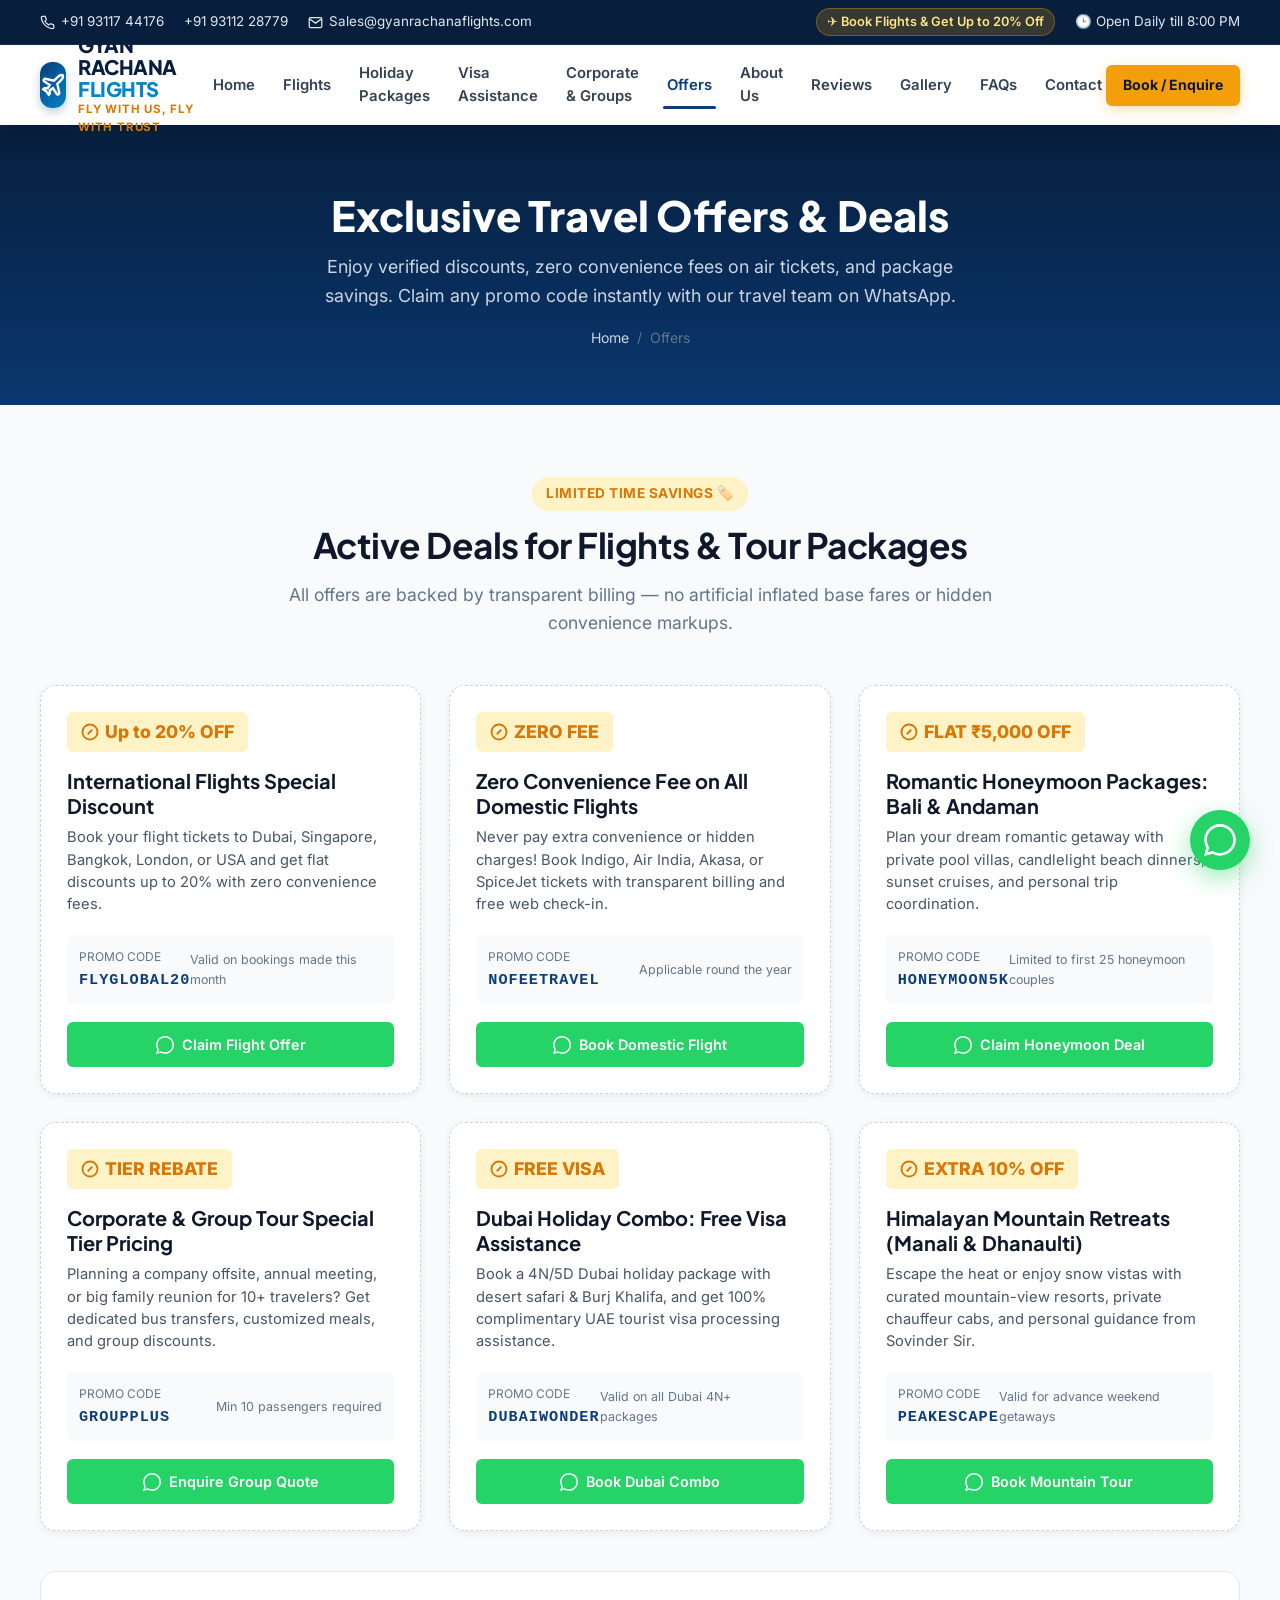
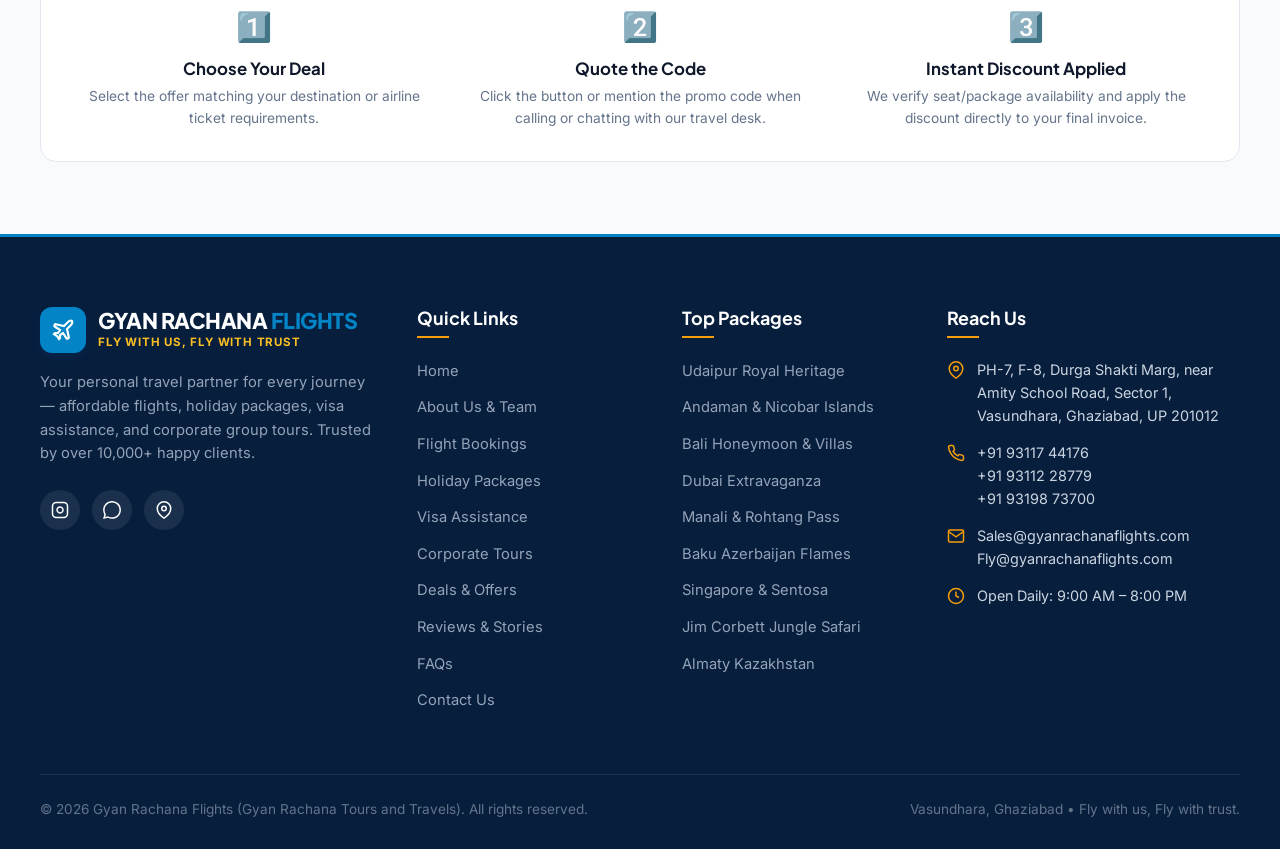
<file: offers.html>
<!DOCTYPE html>
<html lang="en">
<head>
  <meta charset="UTF-8">
  <meta name="viewport" content="width=device-width, initial-scale=1.0">
  <title>Travel Deals & Special Offers — Up to 20% Off | Gyan Rachana Flights</title>
  <meta name="description" content="Exclusive flight discounts, zero convenience fees, and holiday package deals with Gyan Rachana Flights. Claim promo codes via WhatsApp or call our Ghaziabad desk.">
  <meta name="keywords" content="flight offers, travel discounts Ghaziabad, cheap flights promo code, holiday package deals, Bali discount, Dubai package offer">

  <meta property="og:title" content="Travel Deals & Special Offers — Gyan Rachana Flights">
  <meta property="og:description" content="Get up to 20% off on international flights and save on holiday packages with verified coupon codes.">
  <meta property="og:image" content="https://images.unsplash.com/photo-1436491865332-7a61a109cc05?q=80&w=1200&auto=format&fit=crop">

  <!-- Google Fonts -->
  <link rel="preconnect" href="https://fonts.googleapis.com">
  <link rel="preconnect" href="https://fonts.gstatic.com" crossorigin>
  <link href="https://fonts.googleapis.com/css2?family=Inter:wght@400;500;600;700&family=Plus+Jakarta+Sans:wght@600;700;800&display=swap" rel="stylesheet">

  <link rel="stylesheet" href="css/style.css">
</head>
<body>

  <!-- Top Announcement & Contact Bar -->
  <div class="top-bar">
    <div class="container">
      <div class="top-bar-left">
        <a href="tel:+919311744176">
          <svg width="15" height="15" viewBox="0 0 24 24" fill="none" stroke="currentColor" stroke-width="2"><path d="M22 16.92v3a2 2 0 0 1-2.18 2 19.79 19.79 0 0 1-8.63-3.07 19.5 19.5 0 0 1-6-6 19.79 19.79 0 0 1-3.07-8.67A2 2 0 0 1 4.11 2h3a2 2 0 0 1 2 1.72 12.84 12.84 0 0 0 .7 2.81 2 2 0 0 1-.45 2.11L8.09 9.91a16 16 0 0 0 6 6l1.27-1.27a2 2 0 0 1 2.11-.45 12.84 12.84 0 0 0 2.81.7A2 2 0 0 1 22 16.92z"></path></svg>
          +91 93117 44176
        </a>
        <a href="tel:+919311228779">+91 93112 28779</a>
        <a href="mailto:Sales@gyanrachanaflights.com">
          <svg width="15" height="15" viewBox="0 0 24 24" fill="none" stroke="currentColor" stroke-width="2"><path d="M4 4h16c1.1 0 2 .9 2 2v12c0 1.1-.9 2-2 2H4c-1.1 0-2-.9-2-2V6c0-1.1.9-2 2-2z"></path><polyline points="22,6 12,13 2,6"></polyline></svg>
          Sales@gyanrachanaflights.com
        </a>
      </div>
      <div class="top-bar-right">
        <span class="top-bar-promo">✈️ Book Flights & Get Up to 20% Off</span>
        <span>🕒 Open Daily till 8:00 PM</span>
      </div>
    </div>
  </div>

  <!-- Main Navigation Bar -->
  <header class="main-navbar">
    <div class="container navbar-container">
      <a href="index.html" class="brand-logo">
        <div class="brand-icon-wrap">
          <svg width="26" height="26" viewBox="0 0 24 24" fill="none" stroke="currentColor" stroke-width="2.2"><path d="M17.8 19.2 16 11l3.5-3.5C21 6 21.5 4 21 3c-1-.5-3 0-4.5 1.5L13 8 4.8 6.2c-.5-.1-.9.1-1.1.5l-.3.5c-.2.5-.1 1 .3 1.3L9 12l-2 3H4l-1 1 3 2 2 3 1-1v-3l3-2 3.5 5.3c.3.4.8.5 1.3.3l.5-.2c.4-.3.6-.7.5-1.2z"/></svg>
        </div>
        <div class="brand-text">
          <span class="brand-title">GYAN RACHANA <span>FLIGHTS</span></span>
          <span class="brand-tagline">Fly with us, Fly with trust</span>
        </div>
      </a>

      <nav class="nav-menu">
        <a href="index.html" class="nav-link">Home</a>
        <a href="flights.html" class="nav-link">Flights</a>
        <a href="packages.html" class="nav-link">Holiday Packages</a>
        <a href="visa.html" class="nav-link">Visa Assistance</a>
        <a href="group-corporate-tours.html" class="nav-link">Corporate & Groups</a>
        <a href="offers.html" class="nav-link active">Offers</a>
        <a href="about.html" class="nav-link">About Us</a>
        <a href="testimonials.html" class="nav-link">Reviews</a>
        <a href="gallery.html" class="nav-link">Gallery</a>
        <a href="faq.html" class="nav-link">FAQs</a>
        <a href="contact.html" class="nav-link">Contact</a>
      </nav>

      <div class="nav-actions">
        <a href="enquiry.html" class="btn btn-accent btn-sm">Book / Enquire</a>
      </div>

      <button class="mobile-toggle" aria-label="Toggle navigation">
        <svg width="26" height="26" viewBox="0 0 24 24" fill="none" stroke="currentColor" stroke-width="2"><line x1="3" y1="12" x2="21" y2="12"></line><line x1="3" y1="6" x2="21" y2="6"></line><line x1="3" y1="18" x2="21" y2="18"></line></svg>
      </button>
    </div>
  </header>

  <main>
    <!-- Page Banner -->
    <section class="page-banner" style="background-image: url('https://images.unsplash.com/photo-1507525428034-b723cf961d3e?q=80&w=1600&auto=format&fit=crop');">
      <div class="page-banner-overlay"></div>
      <div class="container">
        <h1 class="page-banner-title">Exclusive Travel Offers & Deals</h1>
        <p class="page-banner-desc">
          Enjoy verified discounts, zero convenience fees on air tickets, and package savings. Claim any promo code instantly with our travel team on WhatsApp.
        </p>
        <div class="breadcrumb">
          <a href="index.html">Home</a>
          <span>/</span>
          <span>Offers</span>
        </div>
      </div>
    </section>

    <!-- Offers Grid Section -->
    <section class="section-py bg-light">
      <div class="container">
        <div class="section-header text-center">
          <span class="section-badge badge-amber">Limited Time Savings 🏷️</span>
          <h2 class="section-title">Active Deals for Flights & Tour Packages</h2>
          <p class="section-subtitle">
            All offers are backed by transparent billing — no artificial inflated base fares or hidden convenience markups.
          </p>
        </div>

        <!-- Offers Container: Populated by JS and fallback rendered -->
        <div class="offers-grid" id="offers-cards-container">
          <!-- Offer 1 -->
          <div class="offer-card">
            <div class="offer-discount-badge">Up to 20% OFF</div>
            <h3 class="offer-title">International Flights Special Discount</h3>
            <p class="offer-desc">Book your flight tickets to Dubai, Singapore, Bangkok, London, or USA and get flat discounts up to 20% with zero convenience fees.</p>
            <div class="offer-meta">
              <div>
                <span style="font-size:0.75rem; color:#64748b; display:block;">PROMO CODE</span>
                <span class="coupon-code">FLYGLOBAL20</span>
              </div>
              <span class="validity-text">Valid this month</span>
            </div>
            <a href="https://wa.me/919311744176?text=Hi%20Gyan%20Rachana%20Flights%2C%20I%20want%20to%20claim%20the%20FLYGLOBAL20%20offer." target="_blank" class="btn btn-whatsapp">Claim Flight Offer</a>
          </div>

          <!-- Offer 2 -->
          <div class="offer-card">
            <div class="offer-discount-badge">ZERO FEE</div>
            <h3 class="offer-title">Zero Convenience Fee on All Domestic Flights</h3>
            <p class="offer-desc">Never pay extra convenience or hidden charges! Book Indigo, Air India, Akasa, or SpiceJet tickets with transparent billing and free web check-in.</p>
            <div class="offer-meta">
              <div>
                <span style="font-size:0.75rem; color:#64748b; display:block;">PROMO CODE</span>
                <span class="coupon-code">NOFEETRAVEL</span>
              </div>
              <span class="validity-text">Applicable year-round</span>
            </div>
            <a href="https://wa.me/919311744176?text=Hi%20Gyan%20Rachana%20Flights%2C%20I%20want%20to%20book%20a%20domestic%20flight%20with%20NOFEETRAVEL." target="_blank" class="btn btn-whatsapp">Book Domestic Flight</a>
          </div>

          <!-- Offer 3 -->
          <div class="offer-card">
            <div class="offer-discount-badge">FLAT ₹5,000 OFF</div>
            <h3 class="offer-title">Romantic Honeymoon Packages: Bali & Andaman</h3>
            <p class="offer-desc">Plan your dream romantic getaway with private pool villas, candlelight beach dinners, sunset cruises, and personal trip coordination.</p>
            <div class="offer-meta">
              <div>
                <span style="font-size:0.75rem; color:#64748b; display:block;">PROMO CODE</span>
                <span class="coupon-code">HONEYMOON5K</span>
              </div>
              <span class="validity-text">First 25 couples</span>
            </div>
            <a href="https://wa.me/919311744176?text=Hi%20Gyan%20Rachana%20Flights%2C%20I%20want%20to%20claim%20the%20HONEYMOON5K%20deal." target="_blank" class="btn btn-whatsapp">Claim Honeymoon Deal</a>
          </div>
        </div>

        <!-- How to Redeem Strip -->
        <div style="background:var(--white); border:1px solid var(--border); border-radius:16px; padding:32px; margin-top:40px; display:grid; grid-template-columns: repeat(3, 1fr); gap:24px; text-align:center;">
          <div>
            <div style="font-size:1.8rem; margin-bottom:8px;">1️⃣</div>
            <h4 style="font-size:1.05rem; margin-bottom:6px;">Choose Your Deal</h4>
            <p style="font-size:0.86rem; color:#64748B;">Select the offer matching your destination or airline ticket requirements.</p>
          </div>
          <div>
            <div style="font-size:1.8rem; margin-bottom:8px;">2️⃣</div>
            <h4 style="font-size:1.05rem; margin-bottom:6px;">Quote the Code</h4>
            <p style="font-size:0.86rem; color:#64748B;">Click the button or mention the promo code when calling or chatting with our travel desk.</p>
          </div>
          <div>
            <div style="font-size:1.8rem; margin-bottom:8px;">3️⃣</div>
            <h4 style="font-size:1.05rem; margin-bottom:6px;">Instant Discount Applied</h4>
            <p style="font-size:0.86rem; color:#64748B;">We verify seat/package availability and apply the discount directly to your final invoice.</p>
          </div>
        </div>
      </div>
    </section>
  </main>

  <!-- Site Footer -->
  <footer class="site-footer">
    <div class="container">
      <div class="footer-grid">
        <div class="footer-brand">
          <a href="index.html" class="brand-logo" style="margin-bottom:14px;">
            <div class="brand-icon-wrap" style="background:#0284C7;">
              <svg width="24" height="24" viewBox="0 0 24 24" fill="none" stroke="currentColor" stroke-width="2.2"><path d="M17.8 19.2 16 11l3.5-3.5C21 6 21.5 4 21 3c-1-.5-3 0-4.5 1.5L13 8 4.8 6.2c-.5-.1-.9.1-1.1.5l-.3.5c-.2.5-.1 1 .3 1.3L9 12l-2 3H4l-1 1 3 2 2 3 1-1v-3l3-2 3.5 5.3c.3.4.8.5 1.3.3l.5-.2c.4-.3.6-.7.5-1.2z"/></svg>
            </div>
            <div class="brand-text">
              <span class="brand-title">GYAN RACHANA <span>FLIGHTS</span></span>
              <span class="brand-tagline" style="color:#FBBF24;">Fly with us, Fly with trust</span>
            </div>
          </a>
          <p class="footer-desc">
            Your personal travel partner for every journey — affordable flights, holiday packages, visa assistance, and corporate group tours. Trusted by over 10,000+ happy clients.
          </p>
          <div class="social-links">
            <a href="https://www.instagram.com/gyanrachanaflights/" target="_blank" class="social-icon" aria-label="Instagram">
              <svg width="18" height="18" viewBox="0 0 24 24" fill="none" stroke="currentColor" stroke-width="2"><rect x="2" y="2" width="20" height="20" rx="5" ry="5"></rect><path d="M16 11.37A4 4 0 1 1 12.63 8 4 4 0 0 1 16 11.37z"></path><line x1="17.5" y1="6.5" x2="17.51" y2="6.5"></line></svg>
            </a>
            <a href="https://wa.me/919311744176" target="_blank" class="social-icon whatsapp" aria-label="WhatsApp">
              <svg width="18" height="18" viewBox="0 0 24 24" fill="currentColor"><path d="M.057 24l1.687-6.163c-1.041-1.804-1.588-3.849-1.587-5.946.003-6.556 5.338-11.891 11.893-11.891 3.181.001 6.167 1.24 8.413 3.488 2.245 2.248 3.481 5.236 3.48 8.414-.003 6.557-5.338 11.892-11.893 11.892-1.99-.001-3.951-.5-5.688-1.448l-6.305 1.654zm6.597-3.807c1.676.995 3.276 1.591 5.392 1.592 5.448 0 9.886-4.434 9.889-9.885.002-5.462-4.415-9.89-9.881-9.892-5.452 0-9.887 4.434-9.889 9.884-.001 2.225.651 3.891 1.746 5.634l-.999 3.648 3.742-.981z"/></svg>
            </a>
            <a href="https://www.google.com/maps/place/GYAN+RACHANA+FLIGHTS/@28.6623931,77.4311291,15z" target="_blank" class="social-icon" aria-label="Google Business">
              <svg width="18" height="18" viewBox="0 0 24 24" fill="none" stroke="currentColor" stroke-width="2"><path d="M21 10c0 7-9 13-9 13s-9-6-9-13a9 9 0 0 1 18 0z"></path><circle cx="12" cy="10" r="3"></circle></svg>
            </a>
          </div>
        </div>

        <div>
          <h4 class="footer-title">Quick Links</h4>
          <ul class="footer-links">
            <li><a href="index.html">Home</a></li>
            <li><a href="about.html">About Us & Team</a></li>
            <li><a href="flights.html">Flight Bookings</a></li>
            <li><a href="packages.html">Holiday Packages</a></li>
            <li><a href="visa.html">Visa Assistance</a></li>
            <li><a href="group-corporate-tours.html">Corporate Tours</a></li>
            <li><a href="offers.html">Deals & Offers</a></li>
            <li><a href="testimonials.html">Reviews & Stories</a></li>
            <li><a href="faq.html">FAQs</a></li>
            <li><a href="contact.html">Contact Us</a></li>
          </ul>
        </div>

        <div>
          <h4 class="footer-title">Top Packages</h4>
          <ul class="footer-links">
            <li><a href="package-details.html?pkg=udaipur">Udaipur Royal Heritage</a></li>
            <li><a href="package-details.html?pkg=andaman">Andaman & Nicobar Islands</a></li>
            <li><a href="package-details.html?pkg=bali">Bali Honeymoon & Villas</a></li>
            <li><a href="package-details.html?pkg=dubai">Dubai Extravaganza</a></li>
            <li><a href="package-details.html?pkg=manali">Manali & Rohtang Pass</a></li>
            <li><a href="package-details.html?pkg=azerbaijan">Baku Azerbaijan Flames</a></li>
            <li><a href="package-details.html?pkg=singapore">Singapore & Sentosa</a></li>
            <li><a href="package-details.html?pkg=corbett">Jim Corbett Jungle Safari</a></li>
            <li><a href="package-details.html?pkg=almaty">Almaty Kazakhstan</a></li>
          </ul>
        </div>

        <div>
          <h4 class="footer-title">Reach Us</h4>
          <div class="footer-contact-item">
            <svg width="18" height="18" viewBox="0 0 24 24" fill="none" stroke="currentColor" stroke-width="2"><path d="M21 10c0 7-9 13-9 13s-9-6-9-13a9 9 0 0 1 18 0z"></path><circle cx="12" cy="10" r="3"></circle></svg>
            <span>PH-7, F-8, Durga Shakti Marg, near Amity School Road, Sector 1, Vasundhara, Ghaziabad, UP 201012</span>
          </div>
          <div class="footer-contact-item">
            <svg width="18" height="18" viewBox="0 0 24 24" fill="none" stroke="currentColor" stroke-width="2"><path d="M22 16.92v3a2 2 0 0 1-2.18 2 19.79 19.79 0 0 1-8.63-3.07 19.5 19.5 0 0 1-6-6 19.79 19.79 0 0 1-3.07-8.67A2 2 0 0 1 4.11 2h3a2 2 0 0 1 2 1.72 12.84 12.84 0 0 0 .7 2.81 2 2 0 0 1-.45 2.11L8.09 9.91a16 16 0 0 0 6 6l1.27-1.27a2 2 0 0 1 2.11-.45 12.84 12.84 0 0 0 2.81.7A2 2 0 0 1 22 16.92z"></path></svg>
            <div>
              <a href="tel:+919311744176" style="display:block; color:#CBD5E1;">+91 93117 44176</a>
              <a href="tel:+919311228779" style="display:block; color:#CBD5E1;">+91 93112 28779</a>
              <a href="tel:+919319873700" style="display:block; color:#CBD5E1;">+91 93198 73700</a>
            </div>
          </div>
          <div class="footer-contact-item">
            <svg width="18" height="18" viewBox="0 0 24 24" fill="none" stroke="currentColor" stroke-width="2"><path d="M4 4h16c1.1 0 2 .9 2 2v12c0 1.1-.9 2-2 2H4c-1.1 0-2-.9-2-2V6c0-1.1.9-2 2-2z"></path><polyline points="22,6 12,13 2,6"></polyline></svg>
            <div>
              <a href="mailto:Sales@gyanrachanaflights.com" style="display:block; color:#CBD5E1;">Sales@gyanrachanaflights.com</a>
              <a href="mailto:Fly@gyanrachanaflights.com" style="display:block; color:#CBD5E1;">Fly@gyanrachanaflights.com</a>
            </div>
          </div>
          <div class="footer-contact-item">
            <svg width="18" height="18" viewBox="0 0 24 24" fill="none" stroke="currentColor" stroke-width="2"><circle cx="12" cy="12" r="10"></circle><polyline points="12 6 12 12 16 14"></polyline></svg>
            <span>Open Daily: 9:00 AM – 8:00 PM</span>
          </div>
        </div>
      </div>

      <div class="footer-bottom">
        <div>
          &copy; 2026 Gyan Rachana Flights (Gyan Rachana Tours and Travels). All rights reserved.
        </div>
        <div>
          Vasundhara, Ghaziabad &bull; Fly with us, Fly with trust.
        </div>
      </div>
    </div>
  </footer>

  <!-- Floating WhatsApp Quick Button -->
  <a href="https://wa.me/919311744176?text=Hi%20Gyan%20Rachana%20Flights%2C%20I%20am%20enquiring%20about%20your%20current%20discount%20offers." target="_blank" class="floating-whatsapp" aria-label="Chat on WhatsApp">
    <svg width="32" height="32" viewBox="0 0 24 24" fill="currentColor"><path d="M.057 24l1.687-6.163c-1.041-1.804-1.588-3.849-1.587-5.946.003-6.556 5.338-11.891 11.893-11.891 3.181.001 6.167 1.24 8.413 3.488 2.245 2.248 3.481 5.236 3.48 8.414-.003 6.557-5.338 11.892-11.893 11.892-1.99-.001-3.951-.5-5.688-1.448l-6.305 1.654zm6.597-3.807c1.676.995 3.276 1.591 5.392 1.592 5.448 0 9.886-4.434 9.889-9.885.002-5.462-4.415-9.89-9.881-9.892-5.452 0-9.887 4.434-9.889 9.884-.001 2.225.651 3.891 1.746 5.634l-.999 3.648 3.742-.981z"/></svg>
    <span class="whatsapp-tooltip">Chat with Offers Desk 💬</span>
  </a>

  <!-- Mobile Action Bar -->
  <div class="mobile-action-bar">
    <div class="mobile-action-grid">
      <a href="tel:+919311744176" class="mobile-action-btn btn-call">
        <svg width="20" height="20" viewBox="0 0 24 24" fill="none" stroke="currentColor" stroke-width="2"><path d="M22 16.92v3a2 2 0 0 1-2.18 2 19.79 19.79 0 0 1-8.63-3.07 19.5 19.5 0 0 1-6-6 19.79 19.79 0 0 1-3.07-8.67A2 2 0 0 1 4.11 2h3a2 2 0 0 1 2 1.72 12.84 12.84 0 0 0 .7 2.81 2 2 0 0 1-.45 2.11L8.09 9.91a16 16 0 0 0 6 6l1.27-1.27a2 2 0 0 1 2.11-.45 12.84 12.84 0 0 0 2.81.7A2 2 0 0 1 22 16.92z"></path></svg>
        <span>Call</span>
      </a>
      <a href="https://wa.me/919311744176" target="_blank" class="mobile-action-btn btn-wa">
        <svg width="20" height="20" viewBox="0 0 24 24" fill="currentColor"><path d="M.057 24l1.687-6.163c-1.041-1.804-1.588-3.849-1.587-5.946.003-6.556 5.338-11.891 11.893-11.891 3.181.001 6.167 1.24 8.413 3.488 2.245 2.248 3.481 5.236 3.48 8.414-.003 6.557-5.338 11.892-11.893 11.892-1.99-.001-3.951-.5-5.688-1.448l-6.305 1.654zm6.597-3.807c1.676.995 3.276 1.591 5.392 1.592 5.448 0 9.886-4.434 9.889-9.885.002-5.462-4.415-9.89-9.881-9.892-5.452 0-9.887 4.434-9.889 9.884-.001 2.225.651 3.891 1.746 5.634l-.999 3.648 3.742-.981z"/></svg>
        <span>WhatsApp</span>
      </a>
      <a href="offers.html" class="mobile-action-btn active">
        <svg width="20" height="20" viewBox="0 0 24 24" fill="none" stroke="currentColor" stroke-width="2"><circle cx="12" cy="12" r="10"></circle><path d="m15 9-6 6"></path><path d="M9 9h.01"></path><path d="M15 15h.01"></path></svg>
        <span>Offers</span>
      </a>
      <a href="enquiry.html" class="mobile-action-btn">
        <svg width="20" height="20" viewBox="0 0 24 24" fill="none" stroke="currentColor" stroke-width="2"><rect x="3" y="4" width="18" height="18" rx="2" ry="2"></rect><line x1="16" y1="2" x2="16" y2="6"></line><line x1="8" y1="2" x2="8" y2="6"></line><line x1="3" y1="10" x2="21" y2="10"></line></svg>
        <span>Enquire</span>
      </a>
    </div>
  </div>

  <script src="js/script.js"></script>
</body>
</html>
</file>
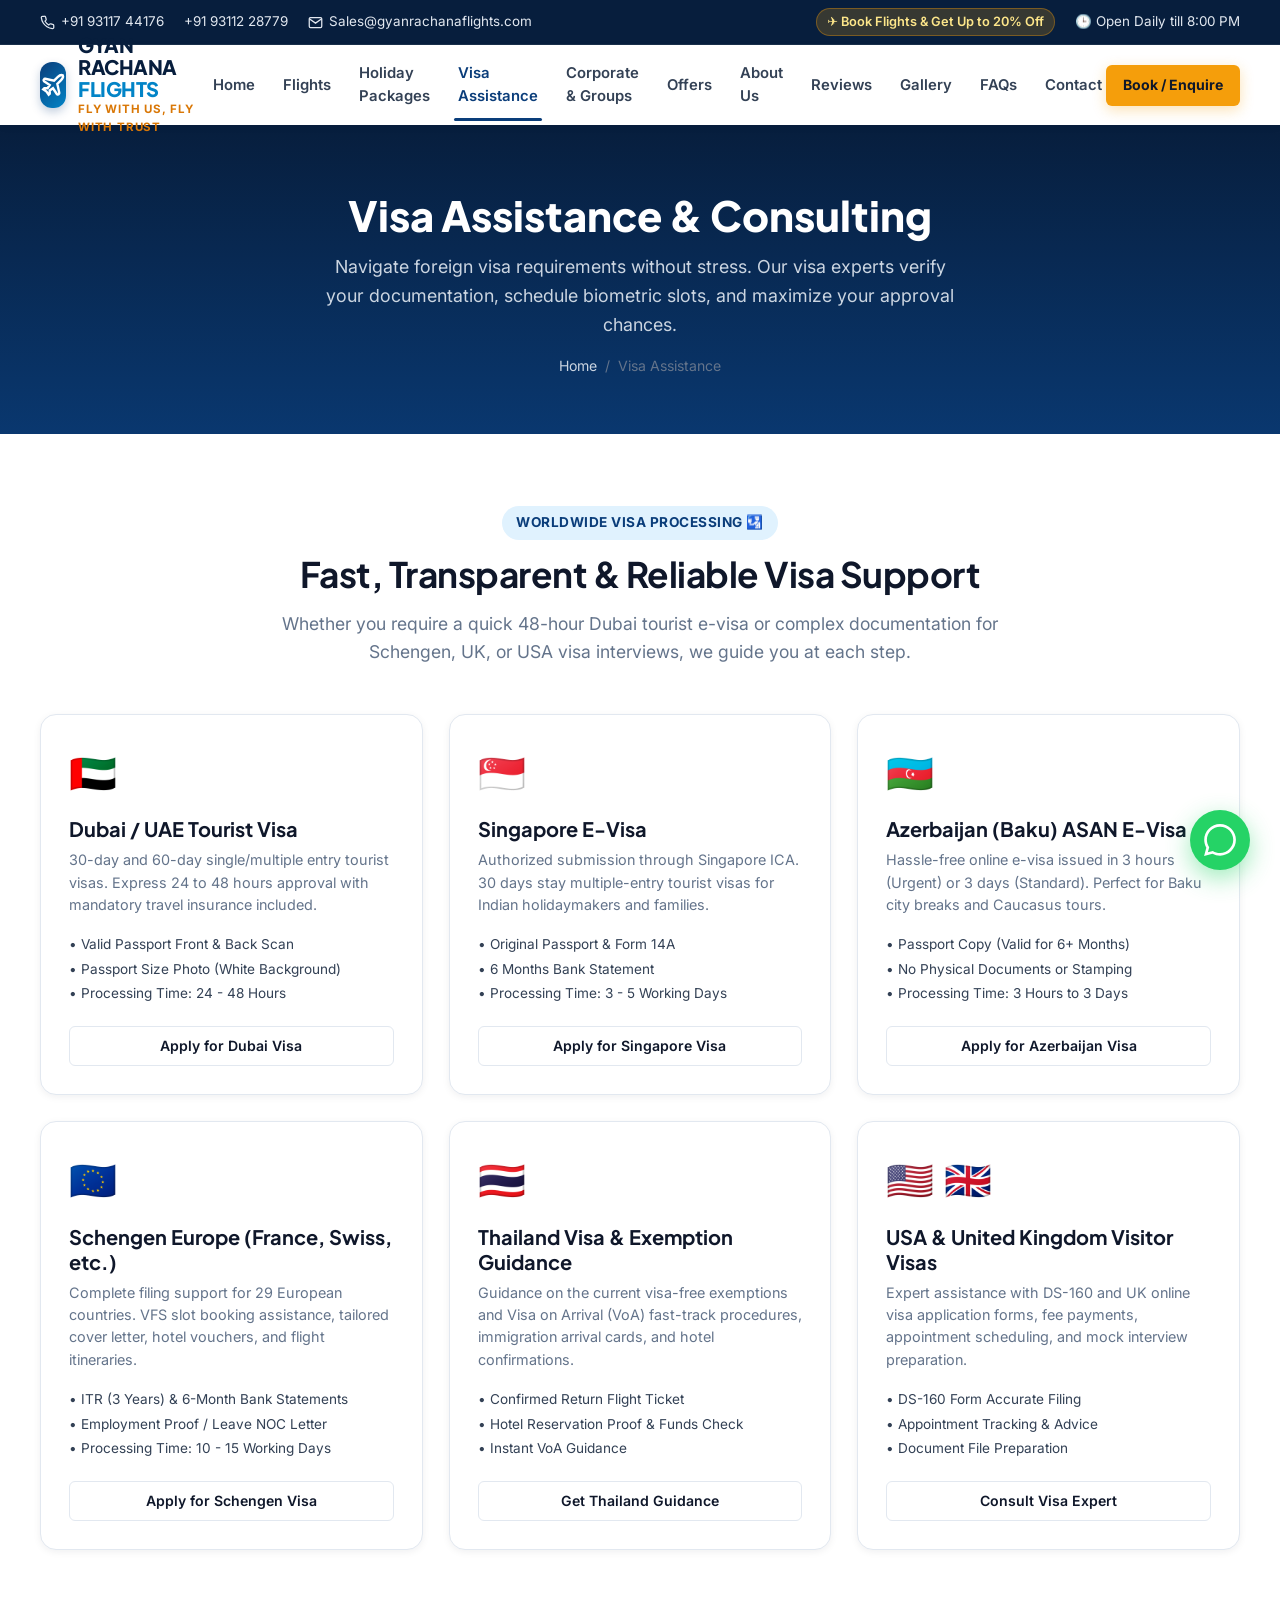
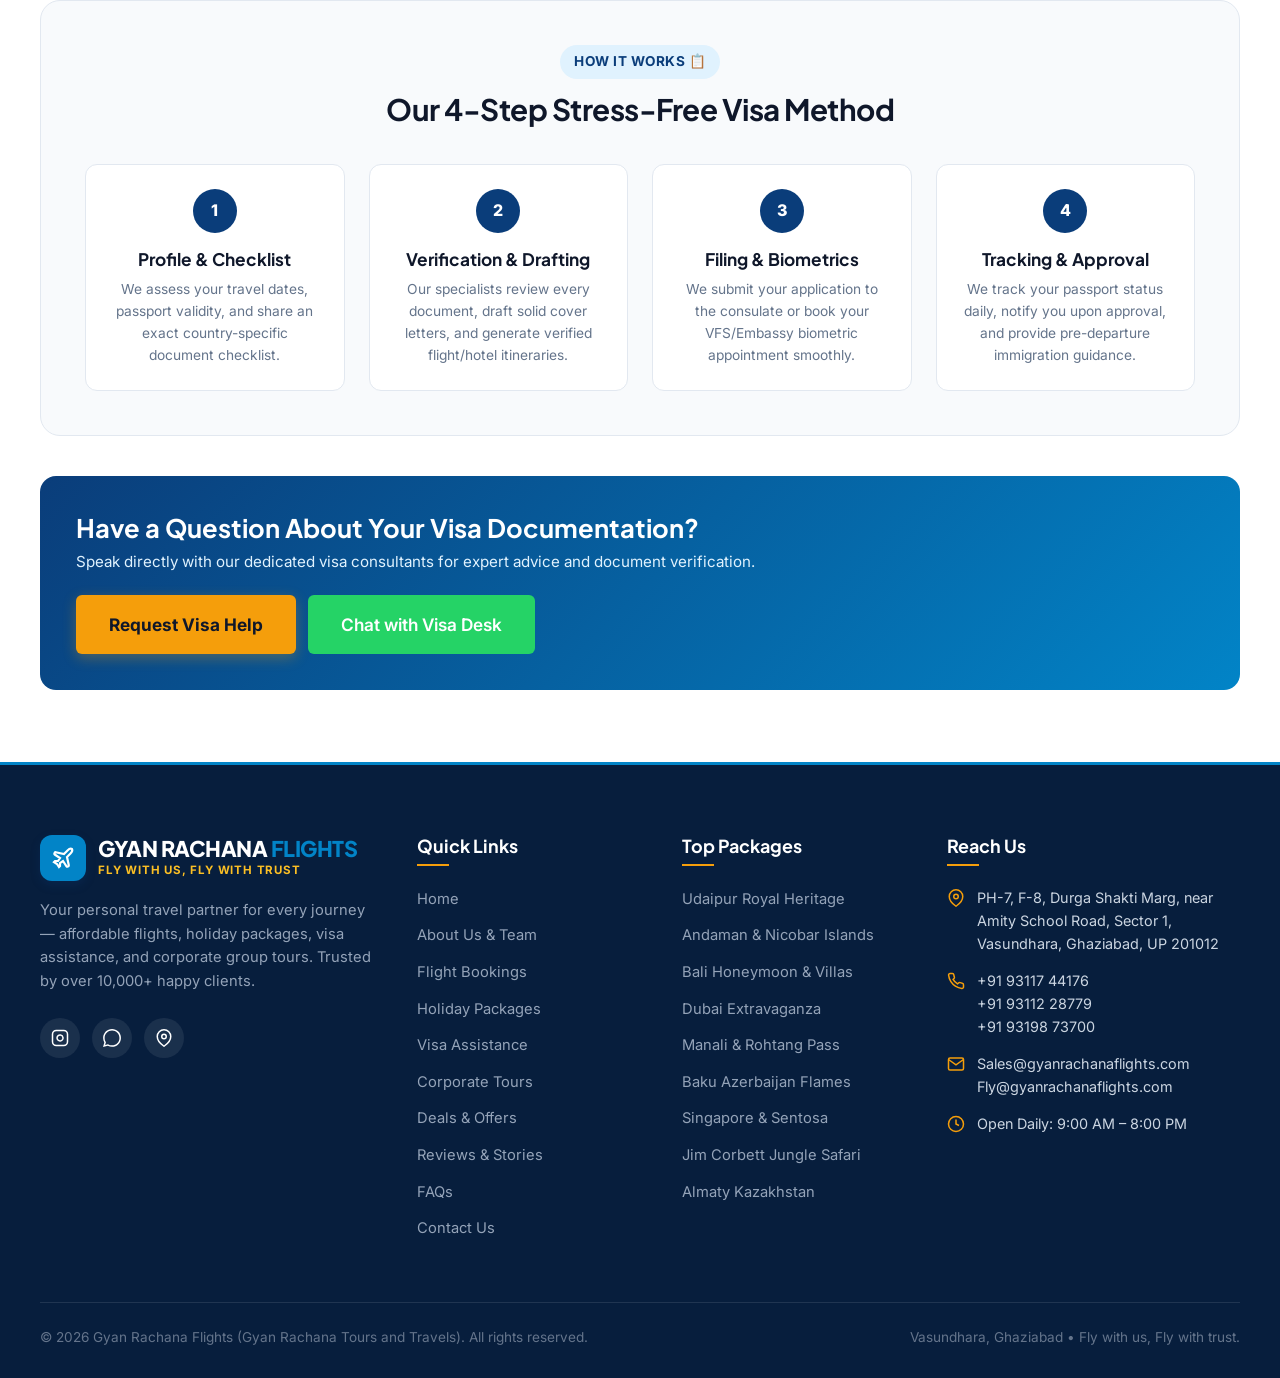
<file: visa.html>
<!DOCTYPE html>
<html lang="en">
<head>
  <meta charset="UTF-8">
  <meta name="viewport" content="width=device-width, initial-scale=1.0">
  <title>Visa Assistance Services — Tourist & Business Visas | Gyan Rachana Flights</title>
  <meta name="description" content="Hassle-free tourist and business visa assistance in Ghaziabad. UAE/Dubai, Singapore, Azerbaijan, Schengen Europe, USA, UK, and Thailand. High approval success.">
  <meta name="keywords" content="visa assistance Ghaziabad, tourist visa service, Dubai visa agent, Schengen visa help, Singapore visa, Azerbaijan e-visa, visa documentation Vasundhara">

  <meta property="og:title" content="Visa Assistance Services — Gyan Rachana Flights">
  <meta property="og:description" content="Expert visa documentation, appointments, verification, and high approval track record.">
  <meta property="og:image" content="https://images.unsplash.com/photo-1544620347-c4fd4a3d5957?q=80&w=1200&auto=format&fit=crop">

  <!-- Google Fonts -->
  <link rel="preconnect" href="https://fonts.googleapis.com">
  <link rel="preconnect" href="https://fonts.gstatic.com" crossorigin>
  <link href="https://fonts.googleapis.com/css2?family=Inter:wght@400;500;600;700&family=Plus+Jakarta+Sans:wght@600;700;800&display=swap" rel="stylesheet">

  <link rel="stylesheet" href="css/style.css">
</head>
<body>

  <!-- Top Announcement & Contact Bar -->
  <div class="top-bar">
    <div class="container">
      <div class="top-bar-left">
        <a href="tel:+919311744176">
          <svg width="15" height="15" viewBox="0 0 24 24" fill="none" stroke="currentColor" stroke-width="2"><path d="M22 16.92v3a2 2 0 0 1-2.18 2 19.79 19.79 0 0 1-8.63-3.07 19.5 19.5 0 0 1-6-6 19.79 19.79 0 0 1-3.07-8.67A2 2 0 0 1 4.11 2h3a2 2 0 0 1 2 1.72 12.84 12.84 0 0 0 .7 2.81 2 2 0 0 1-.45 2.11L8.09 9.91a16 16 0 0 0 6 6l1.27-1.27a2 2 0 0 1 2.11-.45 12.84 12.84 0 0 0 2.81.7A2 2 0 0 1 22 16.92z"></path></svg>
          +91 93117 44176
        </a>
        <a href="tel:+919311228779">+91 93112 28779</a>
        <a href="mailto:Sales@gyanrachanaflights.com">
          <svg width="15" height="15" viewBox="0 0 24 24" fill="none" stroke="currentColor" stroke-width="2"><path d="M4 4h16c1.1 0 2 .9 2 2v12c0 1.1-.9 2-2 2H4c-1.1 0-2-.9-2-2V6c0-1.1.9-2 2-2z"></path><polyline points="22,6 12,13 2,6"></polyline></svg>
          Sales@gyanrachanaflights.com
        </a>
      </div>
      <div class="top-bar-right">
        <span class="top-bar-promo">✈️ Book Flights & Get Up to 20% Off</span>
        <span>🕒 Open Daily till 8:00 PM</span>
      </div>
    </div>
  </div>

  <!-- Main Navigation Bar -->
  <header class="main-navbar">
    <div class="container navbar-container">
      <a href="index.html" class="brand-logo">
        <div class="brand-icon-wrap">
          <svg width="26" height="26" viewBox="0 0 24 24" fill="none" stroke="currentColor" stroke-width="2.2"><path d="M17.8 19.2 16 11l3.5-3.5C21 6 21.5 4 21 3c-1-.5-3 0-4.5 1.5L13 8 4.8 6.2c-.5-.1-.9.1-1.1.5l-.3.5c-.2.5-.1 1 .3 1.3L9 12l-2 3H4l-1 1 3 2 2 3 1-1v-3l3-2 3.5 5.3c.3.4.8.5 1.3.3l.5-.2c.4-.3.6-.7.5-1.2z"/></svg>
        </div>
        <div class="brand-text">
          <span class="brand-title">GYAN RACHANA <span>FLIGHTS</span></span>
          <span class="brand-tagline">Fly with us, Fly with trust</span>
        </div>
      </a>

      <nav class="nav-menu">
        <a href="index.html" class="nav-link">Home</a>
        <a href="flights.html" class="nav-link">Flights</a>
        <a href="packages.html" class="nav-link">Holiday Packages</a>
        <a href="visa.html" class="nav-link active">Visa Assistance</a>
        <a href="group-corporate-tours.html" class="nav-link">Corporate & Groups</a>
        <a href="offers.html" class="nav-link">Offers</a>
        <a href="about.html" class="nav-link">About Us</a>
        <a href="testimonials.html" class="nav-link">Reviews</a>
        <a href="gallery.html" class="nav-link">Gallery</a>
        <a href="faq.html" class="nav-link">FAQs</a>
        <a href="contact.html" class="nav-link">Contact</a>
      </nav>

      <div class="nav-actions">
        <a href="enquiry.html" class="btn btn-accent btn-sm">Book / Enquire</a>
      </div>

      <button class="mobile-toggle" aria-label="Toggle navigation">
        <svg width="26" height="26" viewBox="0 0 24 24" fill="none" stroke="currentColor" stroke-width="2"><line x1="3" y1="12" x2="21" y2="12"></line><line x1="3" y1="6" x2="21" y2="6"></line><line x1="3" y1="18" x2="21" y2="18"></line></svg>
      </button>
    </div>
  </header>

  <main>
    <!-- Page Banner -->
    <section class="page-banner" style="background-image: url('https://images.unsplash.com/photo-1544620347-c4fd4a3d5957?q=80&w=1600&auto=format&fit=crop');">
      <div class="page-banner-overlay"></div>
      <div class="container">
        <h1 class="page-banner-title">Visa Assistance & Consulting</h1>
        <p class="page-banner-desc">
          Navigate foreign visa requirements without stress. Our visa experts verify your documentation, schedule biometric slots, and maximize your approval chances.
        </p>
        <div class="breadcrumb">
          <a href="index.html">Home</a>
          <span>/</span>
          <span>Visa Assistance</span>
        </div>
      </div>
    </section>

    <!-- Overview & Countries Grid -->
    <section class="section-py">
      <div class="container">
        <div class="section-header text-center">
          <span class="section-badge">Worldwide Visa Processing 🛂</span>
          <h2 class="section-title">Fast, Transparent & Reliable Visa Support</h2>
          <p class="section-subtitle">
            Whether you require a quick 48-hour Dubai tourist e-visa or complex documentation for Schengen, UK, or USA visa interviews, we guide you at each step.
          </p>
        </div>

        <div style="display:grid; grid-template-columns: repeat(3, 1fr); gap:26px; margin-bottom:50px;">
          <!-- UAE Dubai -->
          <div style="background:#fff; border:1px solid var(--border); border-radius:16px; padding:28px; box-shadow:var(--shadow-sm); transition:var(--transition);">
            <div style="font-size:2.4rem; margin-bottom:12px;">🇦🇪</div>
            <h3 style="font-size:1.25rem; font-weight:700; color:var(--dark); margin-bottom:8px;">Dubai / UAE Tourist Visa</h3>
            <p style="font-size:0.9rem; color:#64748B; margin-bottom:16px; line-height:1.55;">
              30-day and 60-day single/multiple entry tourist visas. Express 24 to 48 hours approval with mandatory travel insurance included.
            </p>
            <ul style="font-size:0.85rem; color:#334155; margin-bottom:20px; line-height:1.8;">
              <li>&bull; Valid Passport Front & Back Scan</li>
              <li>&bull; Passport Size Photo (White Background)</li>
              <li>&bull; Processing Time: 24 - 48 Hours</li>
            </ul>
            <a href="enquiry.html?service=Dubai%20Visa" class="btn btn-outline btn-sm" style="width:100%;">Apply for Dubai Visa</a>
          </div>

          <!-- Singapore -->
          <div style="background:#fff; border:1px solid var(--border); border-radius:16px; padding:28px; box-shadow:var(--shadow-sm); transition:var(--transition);">
            <div style="font-size:2.4rem; margin-bottom:12px;">🇸🇬</div>
            <h3 style="font-size:1.25rem; font-weight:700; color:var(--dark); margin-bottom:8px;">Singapore E-Visa</h3>
            <p style="font-size:0.9rem; color:#64748B; margin-bottom:16px; line-height:1.55;">
              Authorized submission through Singapore ICA. 30 days stay multiple-entry tourist visas for Indian holidaymakers and families.
            </p>
            <ul style="font-size:0.85rem; color:#334155; margin-bottom:20px; line-height:1.8;">
              <li>&bull; Original Passport & Form 14A</li>
              <li>&bull; 6 Months Bank Statement</li>
              <li>&bull; Processing Time: 3 - 5 Working Days</li>
            </ul>
            <a href="enquiry.html?service=Singapore%20Visa" class="btn btn-outline btn-sm" style="width:100%;">Apply for Singapore Visa</a>
          </div>

          <!-- Azerbaijan -->
          <div style="background:#fff; border:1px solid var(--border); border-radius:16px; padding:28px; box-shadow:var(--shadow-sm); transition:var(--transition);">
            <div style="font-size:2.4rem; margin-bottom:12px;">🇦🇿</div>
            <h3 style="font-size:1.25rem; font-weight:700; color:var(--dark); margin-bottom:8px;">Azerbaijan (Baku) ASAN E-Visa</h3>
            <p style="font-size:0.9rem; color:#64748B; margin-bottom:16px; line-height:1.55;">
              Hassle-free online e-visa issued in 3 hours (Urgent) or 3 days (Standard). Perfect for Baku city breaks and Caucasus tours.
            </p>
            <ul style="font-size:0.85rem; color:#334155; margin-bottom:20px; line-height:1.8;">
              <li>&bull; Passport Copy (Valid for 6+ Months)</li>
              <li>&bull; No Physical Documents or Stamping</li>
              <li>&bull; Processing Time: 3 Hours to 3 Days</li>
            </ul>
            <a href="enquiry.html?service=Azerbaijan%20Visa" class="btn btn-outline btn-sm" style="width:100%;">Apply for Azerbaijan Visa</a>
          </div>

          <!-- Schengen Europe -->
          <div style="background:#fff; border:1px solid var(--border); border-radius:16px; padding:28px; box-shadow:var(--shadow-sm); transition:var(--transition);">
            <div style="font-size:2.4rem; margin-bottom:12px;">🇪🇺</div>
            <h3 style="font-size:1.25rem; font-weight:700; color:var(--dark); margin-bottom:8px;">Schengen Europe (France, Swiss, etc.)</h3>
            <p style="font-size:0.9rem; color:#64748B; margin-bottom:16px; line-height:1.55;">
              Complete filing support for 29 European countries. VFS slot booking assistance, tailored cover letter, hotel vouchers, and flight itineraries.
            </p>
            <ul style="font-size:0.85rem; color:#334155; margin-bottom:20px; line-height:1.8;">
              <li>&bull; ITR (3 Years) & 6-Month Bank Statements</li>
              <li>&bull; Employment Proof / Leave NOC Letter</li>
              <li>&bull; Processing Time: 10 - 15 Working Days</li>
            </ul>
            <a href="enquiry.html?service=Schengen%20Visa" class="btn btn-outline btn-sm" style="width:100%;">Apply for Schengen Visa</a>
          </div>

          <!-- Thailand -->
          <div style="background:#fff; border:1px solid var(--border); border-radius:16px; padding:28px; box-shadow:var(--shadow-sm); transition:var(--transition);">
            <div style="font-size:2.4rem; margin-bottom:12px;">🇹🇭</div>
            <h3 style="font-size:1.25rem; font-weight:700; color:var(--dark); margin-bottom:8px;">Thailand Visa & Exemption Guidance</h3>
            <p style="font-size:0.9rem; color:#64748B; margin-bottom:16px; line-height:1.55;">
              Guidance on the current visa-free exemptions and Visa on Arrival (VoA) fast-track procedures, immigration arrival cards, and hotel confirmations.
            </p>
            <ul style="font-size:0.85rem; color:#334155; margin-bottom:20px; line-height:1.8;">
              <li>&bull; Confirmed Return Flight Ticket</li>
              <li>&bull; Hotel Reservation Proof & Funds Check</li>
              <li>&bull; Instant VoA Guidance</li>
            </ul>
            <a href="enquiry.html?service=Thailand%20Visa" class="btn btn-outline btn-sm" style="width:100%;">Get Thailand Guidance</a>
          </div>

          <!-- USA & UK -->
          <div style="background:#fff; border:1px solid var(--border); border-radius:16px; padding:28px; box-shadow:var(--shadow-sm); transition:var(--transition);">
            <div style="font-size:2.4rem; margin-bottom:12px;">🇺🇸 🇬🇧</div>
            <h3 style="font-size:1.25rem; font-weight:700; color:var(--dark); margin-bottom:8px;">USA & United Kingdom Visitor Visas</h3>
            <p style="font-size:0.9rem; color:#64748B; margin-bottom:16px; line-height:1.55;">
              Expert assistance with DS-160 and UK online visa application forms, fee payments, appointment scheduling, and mock interview preparation.
            </p>
            <ul style="font-size:0.85rem; color:#334155; margin-bottom:20px; line-height:1.8;">
              <li>&bull; DS-160 Form Accurate Filing</li>
              <li>&bull; Appointment Tracking & Advice</li>
              <li>&bull; Document File Preparation</li>
            </ul>
            <a href="enquiry.html?service=USA%20UK%20Visa" class="btn btn-outline btn-sm" style="width:100%;">Consult Visa Expert</a>
          </div>
        </div>

        <!-- 4-Step Process -->
        <div style="background:#F8FAFC; border:1px solid var(--border); border-radius:20px; padding:44px;">
          <div class="section-header text-center" style="margin-bottom:36px;">
            <span class="section-badge">How It Works 📋</span>
            <h2 class="section-title" style="font-size:1.85rem;">Our 4-Step Stress-Free Visa Method</h2>
          </div>

          <div style="display:grid; grid-template-columns: repeat(4, 1fr); gap:24px;">
            <div style="background:#fff; padding:24px; border-radius:12px; border:1px solid var(--border); text-align:center;">
              <div style="width:44px; height:44px; border-radius:50%; background:var(--primary); color:#fff; font-weight:800; display:flex; align-items:center; justify-content:center; margin:0 auto 16px;">1</div>
              <h4 style="font-size:1.08rem; margin-bottom:8px;">Profile & Checklist</h4>
              <p style="font-size:0.86rem; color:#64748B;">We assess your travel dates, passport validity, and share an exact country-specific document checklist.</p>
            </div>

            <div style="background:#fff; padding:24px; border-radius:12px; border:1px solid var(--border); text-align:center;">
              <div style="width:44px; height:44px; border-radius:50%; background:var(--primary); color:#fff; font-weight:800; display:flex; align-items:center; justify-content:center; margin:0 auto 16px;">2</div>
              <h4 style="font-size:1.08rem; margin-bottom:8px;">Verification & Drafting</h4>
              <p style="font-size:0.86rem; color:#64748B;">Our specialists review every document, draft solid cover letters, and generate verified flight/hotel itineraries.</p>
            </div>

            <div style="background:#fff; padding:24px; border-radius:12px; border:1px solid var(--border); text-align:center;">
              <div style="width:44px; height:44px; border-radius:50%; background:var(--primary); color:#fff; font-weight:800; display:flex; align-items:center; justify-content:center; margin:0 auto 16px;">3</div>
              <h4 style="font-size:1.08rem; margin-bottom:8px;">Filing & Biometrics</h4>
              <p style="font-size:0.86rem; color:#64748B;">We submit your application to the consulate or book your VFS/Embassy biometric appointment smoothly.</p>
            </div>

            <div style="background:#fff; padding:24px; border-radius:12px; border:1px solid var(--border); text-align:center;">
              <div style="width:44px; height:44px; border-radius:50%; background:var(--primary); color:#fff; font-weight:800; display:flex; align-items:center; justify-content:center; margin:0 auto 16px;">4</div>
              <h4 style="font-size:1.08rem; margin-bottom:8px;">Tracking & Approval</h4>
              <p style="font-size:0.86rem; color:#64748B;">We track your passport status daily, notify you upon approval, and provide pre-departure immigration guidance.</p>
            </div>
          </div>
        </div>

        <!-- Visa CTA Strip -->
        <div style="background:linear-gradient(135deg, var(--primary) 0%, var(--primary-light) 100%); border-radius:16px; padding:36px; color:#fff; margin-top:40px; display:flex; align-items:center; justify-content:space-between; flex-wrap:wrap; gap:20px;">
          <div>
            <h3 style="font-size:1.6rem; color:#fff; margin-bottom:6px;">Have a Question About Your Visa Documentation?</h3>
            <p style="color:#E0F2FE; font-size:0.95rem; margin:0;">Speak directly with our dedicated visa consultants for expert advice and document verification.</p>
          </div>
          <div style="display:flex; gap:12px; flex-wrap:wrap;">
            <a href="enquiry.html?service=Visa%20Assistance" class="btn btn-accent btn-lg">Request Visa Help</a>
            <a href="https://wa.me/919311744176?text=Hi%20Gyan%20Rachana%20Flights%2C%20I%20need%20visa%20assistance%20for%20my%20upcoming%20travel." target="_blank" class="btn btn-whatsapp btn-lg">Chat with Visa Desk</a>
          </div>
        </div>
      </div>
    </section>
  </main>

  <!-- Site Footer -->
  <footer class="site-footer">
    <div class="container">
      <div class="footer-grid">
        <div class="footer-brand">
          <a href="index.html" class="brand-logo" style="margin-bottom:14px;">
            <div class="brand-icon-wrap" style="background:#0284C7;">
              <svg width="24" height="24" viewBox="0 0 24 24" fill="none" stroke="currentColor" stroke-width="2.2"><path d="M17.8 19.2 16 11l3.5-3.5C21 6 21.5 4 21 3c-1-.5-3 0-4.5 1.5L13 8 4.8 6.2c-.5-.1-.9.1-1.1.5l-.3.5c-.2.5-.1 1 .3 1.3L9 12l-2 3H4l-1 1 3 2 2 3 1-1v-3l3-2 3.5 5.3c.3.4.8.5 1.3.3l.5-.2c.4-.3.6-.7.5-1.2z"/></svg>
            </div>
            <div class="brand-text">
              <span class="brand-title">GYAN RACHANA <span>FLIGHTS</span></span>
              <span class="brand-tagline" style="color:#FBBF24;">Fly with us, Fly with trust</span>
            </div>
          </a>
          <p class="footer-desc">
            Your personal travel partner for every journey — affordable flights, holiday packages, visa assistance, and corporate group tours. Trusted by over 10,000+ happy clients.
          </p>
          <div class="social-links">
            <a href="https://www.instagram.com/gyanrachanaflights/" target="_blank" class="social-icon" aria-label="Instagram">
              <svg width="18" height="18" viewBox="0 0 24 24" fill="none" stroke="currentColor" stroke-width="2"><rect x="2" y="2" width="20" height="20" rx="5" ry="5"></rect><path d="M16 11.37A4 4 0 1 1 12.63 8 4 4 0 0 1 16 11.37z"></path><line x1="17.5" y1="6.5" x2="17.51" y2="6.5"></line></svg>
            </a>
            <a href="https://wa.me/919311744176" target="_blank" class="social-icon whatsapp" aria-label="WhatsApp">
              <svg width="18" height="18" viewBox="0 0 24 24" fill="currentColor"><path d="M.057 24l1.687-6.163c-1.041-1.804-1.588-3.849-1.587-5.946.003-6.556 5.338-11.891 11.893-11.891 3.181.001 6.167 1.24 8.413 3.488 2.245 2.248 3.481 5.236 3.48 8.414-.003 6.557-5.338 11.892-11.893 11.892-1.99-.001-3.951-.5-5.688-1.448l-6.305 1.654zm6.597-3.807c1.676.995 3.276 1.591 5.392 1.592 5.448 0 9.886-4.434 9.889-9.885.002-5.462-4.415-9.89-9.881-9.892-5.452 0-9.887 4.434-9.889 9.884-.001 2.225.651 3.891 1.746 5.634l-.999 3.648 3.742-.981z"/></svg>
            </a>
            <a href="https://www.google.com/maps/place/GYAN+RACHANA+FLIGHTS/@28.6623931,77.4311291,15z" target="_blank" class="social-icon" aria-label="Google Business">
              <svg width="18" height="18" viewBox="0 0 24 24" fill="none" stroke="currentColor" stroke-width="2"><path d="M21 10c0 7-9 13-9 13s-9-6-9-13a9 9 0 0 1 18 0z"></path><circle cx="12" cy="10" r="3"></circle></svg>
            </a>
          </div>
        </div>

        <div>
          <h4 class="footer-title">Quick Links</h4>
          <ul class="footer-links">
            <li><a href="index.html">Home</a></li>
            <li><a href="about.html">About Us & Team</a></li>
            <li><a href="flights.html">Flight Bookings</a></li>
            <li><a href="packages.html">Holiday Packages</a></li>
            <li><a href="visa.html">Visa Assistance</a></li>
            <li><a href="group-corporate-tours.html">Corporate Tours</a></li>
            <li><a href="offers.html">Deals & Offers</a></li>
            <li><a href="testimonials.html">Reviews & Stories</a></li>
            <li><a href="faq.html">FAQs</a></li>
            <li><a href="contact.html">Contact Us</a></li>
          </ul>
        </div>

        <div>
          <h4 class="footer-title">Top Packages</h4>
          <ul class="footer-links">
            <li><a href="package-details.html?pkg=udaipur">Udaipur Royal Heritage</a></li>
            <li><a href="package-details.html?pkg=andaman">Andaman & Nicobar Islands</a></li>
            <li><a href="package-details.html?pkg=bali">Bali Honeymoon & Villas</a></li>
            <li><a href="package-details.html?pkg=dubai">Dubai Extravaganza</a></li>
            <li><a href="package-details.html?pkg=manali">Manali & Rohtang Pass</a></li>
            <li><a href="package-details.html?pkg=azerbaijan">Baku Azerbaijan Flames</a></li>
            <li><a href="package-details.html?pkg=singapore">Singapore & Sentosa</a></li>
            <li><a href="package-details.html?pkg=corbett">Jim Corbett Jungle Safari</a></li>
            <li><a href="package-details.html?pkg=almaty">Almaty Kazakhstan</a></li>
          </ul>
        </div>

        <div>
          <h4 class="footer-title">Reach Us</h4>
          <div class="footer-contact-item">
            <svg width="18" height="18" viewBox="0 0 24 24" fill="none" stroke="currentColor" stroke-width="2"><path d="M21 10c0 7-9 13-9 13s-9-6-9-13a9 9 0 0 1 18 0z"></path><circle cx="12" cy="10" r="3"></circle></svg>
            <span>PH-7, F-8, Durga Shakti Marg, near Amity School Road, Sector 1, Vasundhara, Ghaziabad, UP 201012</span>
          </div>
          <div class="footer-contact-item">
            <svg width="18" height="18" viewBox="0 0 24 24" fill="none" stroke="currentColor" stroke-width="2"><path d="M22 16.92v3a2 2 0 0 1-2.18 2 19.79 19.79 0 0 1-8.63-3.07 19.5 19.5 0 0 1-6-6 19.79 19.79 0 0 1-3.07-8.67A2 2 0 0 1 4.11 2h3a2 2 0 0 1 2 1.72 12.84 12.84 0 0 0 .7 2.81 2 2 0 0 1-.45 2.11L8.09 9.91a16 16 0 0 0 6 6l1.27-1.27a2 2 0 0 1 2.11-.45 12.84 12.84 0 0 0 2.81.7A2 2 0 0 1 22 16.92z"></path></svg>
            <div>
              <a href="tel:+919311744176" style="display:block; color:#CBD5E1;">+91 93117 44176</a>
              <a href="tel:+919311228779" style="display:block; color:#CBD5E1;">+91 93112 28779</a>
              <a href="tel:+919319873700" style="display:block; color:#CBD5E1;">+91 93198 73700</a>
            </div>
          </div>
          <div class="footer-contact-item">
            <svg width="18" height="18" viewBox="0 0 24 24" fill="none" stroke="currentColor" stroke-width="2"><path d="M4 4h16c1.1 0 2 .9 2 2v12c0 1.1-.9 2-2 2H4c-1.1 0-2-.9-2-2V6c0-1.1.9-2 2-2z"></path><polyline points="22,6 12,13 2,6"></polyline></svg>
            <div>
              <a href="mailto:Sales@gyanrachanaflights.com" style="display:block; color:#CBD5E1;">Sales@gyanrachanaflights.com</a>
              <a href="mailto:Fly@gyanrachanaflights.com" style="display:block; color:#CBD5E1;">Fly@gyanrachanaflights.com</a>
            </div>
          </div>
          <div class="footer-contact-item">
            <svg width="18" height="18" viewBox="0 0 24 24" fill="none" stroke="currentColor" stroke-width="2"><circle cx="12" cy="12" r="10"></circle><polyline points="12 6 12 12 16 14"></polyline></svg>
            <span>Open Daily: 9:00 AM – 8:00 PM</span>
          </div>
        </div>
      </div>

      <div class="footer-bottom">
        <div>
          &copy; 2026 Gyan Rachana Flights (Gyan Rachana Tours and Travels). All rights reserved.
        </div>
        <div>
          Vasundhara, Ghaziabad &bull; Fly with us, Fly with trust.
        </div>
      </div>
    </div>
  </footer>

  <!-- Floating WhatsApp Quick Button -->
  <a href="https://wa.me/919311744176?text=Hi%20Gyan%20Rachana%20Flights%2C%20I%20need%20visa%20assistance." target="_blank" class="floating-whatsapp" aria-label="Chat on WhatsApp">
    <svg width="32" height="32" viewBox="0 0 24 24" fill="currentColor"><path d="M.057 24l1.687-6.163c-1.041-1.804-1.588-3.849-1.587-5.946.003-6.556 5.338-11.891 11.893-11.891 3.181.001 6.167 1.24 8.413 3.488 2.245 2.248 3.481 5.236 3.48 8.414-.003 6.557-5.338 11.892-11.893 11.892-1.99-.001-3.951-.5-5.688-1.448l-6.305 1.654zm6.597-3.807c1.676.995 3.276 1.591 5.392 1.592 5.448 0 9.886-4.434 9.889-9.885.002-5.462-4.415-9.89-9.881-9.892-5.452 0-9.887 4.434-9.889 9.884-.001 2.225.651 3.891 1.746 5.634l-.999 3.648 3.742-.981z"/></svg>
    <span class="whatsapp-tooltip">Chat with Visa Desk 💬</span>
  </a>

  <!-- Mobile Action Bar -->
  <div class="mobile-action-bar">
    <div class="mobile-action-grid">
      <a href="tel:+919311744176" class="mobile-action-btn btn-call">
        <svg width="20" height="20" viewBox="0 0 24 24" fill="none" stroke="currentColor" stroke-width="2"><path d="M22 16.92v3a2 2 0 0 1-2.18 2 19.79 19.79 0 0 1-8.63-3.07 19.5 19.5 0 0 1-6-6 19.79 19.79 0 0 1-3.07-8.67A2 2 0 0 1 4.11 2h3a2 2 0 0 1 2 1.72 12.84 12.84 0 0 0 .7 2.81 2 2 0 0 1-.45 2.11L8.09 9.91a16 16 0 0 0 6 6l1.27-1.27a2 2 0 0 1 2.11-.45 12.84 12.84 0 0 0 2.81.7A2 2 0 0 1 22 16.92z"></path></svg>
        <span>Call</span>
      </a>
      <a href="https://wa.me/919311744176" target="_blank" class="mobile-action-btn btn-wa">
        <svg width="20" height="20" viewBox="0 0 24 24" fill="currentColor"><path d="M.057 24l1.687-6.163c-1.041-1.804-1.588-3.849-1.587-5.946.003-6.556 5.338-11.891 11.893-11.891 3.181.001 6.167 1.24 8.413 3.488 2.245 2.248 3.481 5.236 3.48 8.414-.003 6.557-5.338 11.892-11.893 11.892-1.99-.001-3.951-.5-5.688-1.448l-6.305 1.654zm6.597-3.807c1.676.995 3.276 1.591 5.392 1.592 5.448 0 9.886-4.434 9.889-9.885.002-5.462-4.415-9.89-9.881-9.892-5.452 0-9.887 4.434-9.889 9.884-.001 2.225.651 3.891 1.746 5.634l-.999 3.648 3.742-.981z"/></svg>
        <span>WhatsApp</span>
      </a>
      <a href="visa.html" class="mobile-action-btn active">
        <svg width="20" height="20" viewBox="0 0 24 24" fill="none" stroke="currentColor" stroke-width="2"><rect x="3" y="4" width="18" height="16" rx="2"></rect><circle cx="9" cy="10" r="2"></circle><line x1="15" y1="8" x2="17" y2="8"></line><line x1="15" y1="12" x2="17" y2="12"></line><line x1="7" y1="16" x2="17" y2="16"></line></svg>
        <span>Visa</span>
      </a>
      <a href="enquiry.html" class="mobile-action-btn">
        <svg width="20" height="20" viewBox="0 0 24 24" fill="none" stroke="currentColor" stroke-width="2"><rect x="3" y="4" width="18" height="18" rx="2"></rect><line x1="16" y1="2" x2="16" y2="6"></line><line x1="8" y1="2" x2="8" y2="6"></line><line x1="3" y1="10" x2="21" y2="10"></line></svg>
        <span>Enquire</span>
      </a>
    </div>
  </div>

  <script src="js/script.js"></script>
</body>
</html>
</file>
<file: css/style.css>
/* ==========================================================================
   Gyan Rachana Flights — Official Website Stylesheet
   "Fly with us, Fly with trust"
   Mobile-First, Production-Ready, Hostinger Compatible
   ========================================================================== */

:root {
  /* Brand Color Palette */
  --primary: #0A3D7A;          /* Trust Royal Blue */
  --primary-dark: #071E3D;     /* Aviation Deep Navy */
  --primary-light: #0284C7;    /* Sky Aero Blue */
  --primary-ultra-light: #E0F2FE;
  
  --accent: #F59E0B;           /* Warm Amber Gold */
  --accent-hover: #D97706;     /* Deep Gold */
  --accent-light: #FEF3C7;     /* Soft Gold */

  --secondary: #0D9488;        /* Teal accent for nature/island packages */
  --whatsapp: #25D366;         /* WhatsApp Green */
  --whatsapp-dark: #128C7E;
  
  /* Neutral Gradients & Tones */
  --dark: #0F172A;             /* Slate 900 */
  --dark-muted: #334155;       /* Slate 700 */
  --text-body: #475569;        /* Slate 600 */
  --text-muted: #64748B;       /* Slate 500 */
  --bg-light: #F8FAFC;         /* Slate 50 */
  --bg-subtle: #F1F5F9;        /* Slate 100 */
  --border: #E2E8F0;           /* Slate 200 */
  --border-light: #EEF2F6;
  --white: #FFFFFF;

  /* Elevation Shadows */
  --shadow-xs: 0 1px 2px 0 rgba(15, 23, 42, 0.05);
  --shadow-sm: 0 2px 8px -1px rgba(15, 23, 42, 0.08);
  --shadow-md: 0 4px 16px -2px rgba(15, 23, 42, 0.1), 0 2px 6px -2px rgba(15, 23, 42, 0.05);
  --shadow-lg: 0 10px 25px -3px rgba(15, 23, 42, 0.12), 0 4px 10px -4px rgba(15, 23, 42, 0.06);
  --shadow-xl: 0 20px 35px -5px rgba(15, 23, 42, 0.16), 0 8px 16px -6px rgba(15, 23, 42, 0.08);
  --shadow-hover: 0 16px 32px -4px rgba(10, 61, 122, 0.15);

  /* Typography */
  --font-heading: 'Plus Jakarta Sans', system-ui, -apple-system, sans-serif;
  --font-body: 'Inter', system-ui, -apple-system, sans-serif;

  /* Transitions & Radii */
  --radius-sm: 6px;
  --radius-md: 12px;
  --radius-lg: 16px;
  --radius-xl: 24px;
  --radius-full: 9999px;
  --transition: all 0.25s cubic-bezier(0.16, 1, 0.3, 1);
}

/* ==========================================================================
   Global Reset & Base
   ========================================================================== */
*, *::before, *::after {
  box-sizing: border-box;
  margin: 0;
  padding: 0;
}

html {
  scroll-behavior: smooth;
  font-size: 16px;
  -webkit-text-size-adjust: 100%;
}

body {
  font-family: var(--font-body);
  color: var(--text-body);
  background-color: var(--white);
  line-height: 1.6;
  overflow-x: hidden;
  -webkit-font-smoothing: antialiased;
}

img {
  max-width: 100%;
  height: auto;
  display: block;
  object-fit: cover;
}

a {
  color: inherit;
  text-decoration: none;
  transition: var(--transition);
}

button, input, select, textarea {
  font-family: inherit;
  font-size: inherit;
}

ul, ol {
  list-style: none;
}

h1, h2, h3, h4, h5, h6 {
  font-family: var(--font-heading);
  color: var(--dark);
  font-weight: 700;
  line-height: 1.25;
}

/* ==========================================================================
   Layout Containers & Utilities
   ========================================================================== */
.container {
  width: 100%;
  max-width: 1240px;
  margin-left: auto;
  margin-right: auto;
  padding-left: 20px;
  padding-right: 20px;
}

.section-py {
  padding-top: 72px;
  padding-bottom: 72px;
}

.section-py-sm {
  padding-top: 48px;
  padding-bottom: 48px;
}

.bg-light {
  background-color: var(--bg-light);
}

.bg-dark {
  background-color: var(--primary-dark);
  color: var(--white);
}

.text-center { text-align: center; }
.text-left { text-align: left; }
.text-right { text-align: right; }

.section-header {
  margin-bottom: 48px;
}

.section-header.text-center {
  max-width: 720px;
  margin-left: auto;
  margin-right: auto;
}

.section-badge {
  display: inline-flex;
  align-items: center;
  gap: 6px;
  background-color: var(--primary-ultra-light);
  color: var(--primary);
  font-size: 0.85rem;
  font-weight: 700;
  padding: 6px 14px;
  border-radius: var(--radius-full);
  margin-bottom: 12px;
  text-transform: uppercase;
  letter-spacing: 0.5px;
}

.section-badge.badge-amber {
  background-color: var(--accent-light);
  color: var(--accent-hover);
}

.section-title {
  font-size: 2.2rem;
  margin-bottom: 14px;
  letter-spacing: -0.5px;
}

.section-subtitle {
  font-size: 1.1rem;
  color: var(--text-muted);
  line-height: 1.6;
}

.bg-dark .section-title {
  color: var(--white);
}

.bg-dark .section-subtitle {
  color: #94A3B8;
}

/* ==========================================================================
   Buttons & CTAs
   ========================================================================== */
.btn {
  display: inline-flex;
  align-items: center;
  justify-content: center;
  gap: 8px;
  font-weight: 600;
  font-size: 0.98rem;
  padding: 12px 26px;
  border-radius: var(--radius-sm);
  cursor: pointer;
  border: 1px solid transparent;
  transition: var(--transition);
  text-align: center;
  white-space: nowrap;
}

.btn-primary {
  background-color: var(--primary);
  color: var(--white);
  box-shadow: 0 4px 12px rgba(10, 61, 122, 0.25);
}

.btn-primary:hover {
  background-color: #082d5a;
  color: var(--white);
  transform: translateY(-2px);
  box-shadow: 0 6px 18px rgba(10, 61, 122, 0.35);
}

.btn-accent {
  background-color: var(--accent);
  color: var(--dark);
  font-weight: 700;
  box-shadow: 0 4px 14px rgba(245, 158, 11, 0.3);
}

.btn-accent:hover {
  background-color: var(--accent-hover);
  color: var(--white);
  transform: translateY(-2px);
  box-shadow: 0 6px 20px rgba(217, 119, 6, 0.4);
}

.btn-outline {
  background-color: transparent;
  border-color: var(--border);
  color: var(--dark);
}

.btn-outline:hover {
  border-color: var(--primary);
  color: var(--primary);
  background-color: var(--bg-light);
}

.btn-outline-white {
  background-color: transparent;
  border-color: rgba(255, 255, 255, 0.35);
  color: var(--white);
}

.btn-outline-white:hover {
  border-color: var(--white);
  background-color: rgba(255, 255, 255, 0.15);
  color: var(--white);
}

.btn-whatsapp {
  background-color: var(--whatsapp);
  color: var(--white);
  font-weight: 600;
}

.btn-whatsapp:hover {
  background-color: var(--whatsapp-dark);
  color: var(--white);
  transform: translateY(-2px);
}

.btn-sm {
  padding: 8px 16px;
  font-size: 0.88rem;
}

.btn-lg {
  padding: 15px 32px;
  font-size: 1.08rem;
}

/* ==========================================================================
   Header & Navigation
   ========================================================================== */
.site-header {
  position: relative;
  width: 100%;
  z-index: 1000;
}

/* Top Announcement / Info Bar */
.top-bar {
  background-color: var(--primary-dark);
  color: #E2E8F0;
  font-size: 0.84rem;
  border-bottom: 1px solid rgba(255, 255, 255, 0.08);
  padding: 8px 0;
}

.top-bar .container {
  display: flex;
  justify-content: space-between;
  align-items: center;
  flex-wrap: wrap;
  gap: 12px;
}

.top-bar-left, .top-bar-right {
  display: flex;
  align-items: center;
  gap: 20px;
  flex-wrap: wrap;
}

.top-bar a {
  display: inline-flex;
  align-items: center;
  gap: 6px;
  color: #E2E8F0;
}

.top-bar a:hover {
  color: var(--accent);
}

.top-bar-promo {
  background: rgba(245, 158, 11, 0.2);
  color: #FDE68A;
  padding: 3px 10px;
  border-radius: var(--radius-full);
  font-weight: 600;
  font-size: 0.8rem;
  border: 1px solid rgba(245, 158, 11, 0.35);
}

/* Main Navbar */
.main-navbar {
  background-color: var(--white);
  box-shadow: var(--shadow-sm);
  transition: var(--transition);
  position: sticky;
  top: 0;
  z-index: 999;
}

.main-navbar.scrolled {
  box-shadow: var(--shadow-md);
  background-color: rgba(255, 255, 255, 0.98);
  backdrop-filter: blur(8px);
}

.navbar-container {
  display: flex;
  align-items: center;
  justify-content: space-between;
  height: 80px;
}

/* Brand Logo */
.brand-logo {
  display: flex;
  align-items: center;
  gap: 12px;
  text-decoration: none;
}

.brand-icon-wrap {
  width: 46px;
  height: 46px;
  background: linear-gradient(135deg, var(--primary) 0%, var(--primary-light) 100%);
  border-radius: 12px;
  display: flex;
  align-items: center;
  justify-content: center;
  color: var(--white);
  box-shadow: 0 4px 10px rgba(10, 61, 122, 0.25);
}

.brand-text {
  display: flex;
  flex-direction: column;
}

.brand-title {
  font-family: var(--font-heading);
  font-weight: 800;
  font-size: 1.25rem;
  color: var(--primary-dark);
  letter-spacing: -0.5px;
  line-height: 1.1;
}

.brand-title span {
  color: var(--primary-light);
}

.brand-tagline {
  font-size: 0.72rem;
  color: var(--accent-hover);
  font-weight: 700;
  letter-spacing: 0.8px;
  text-transform: uppercase;
}

/* Nav Menu */
.nav-menu {
  display: flex;
  align-items: center;
  gap: 20px;
}

.nav-link {
  font-weight: 600;
  font-size: 0.93rem;
  color: var(--dark-muted);
  padding: 8px 4px;
  position: relative;
  transition: var(--transition);
}

.nav-link:hover, .nav-link.active {
  color: var(--primary);
}

.nav-link.active::after {
  content: '';
  position: absolute;
  bottom: -4px;
  left: 0;
  width: 100%;
  height: 3px;
  background-color: var(--primary);
  border-radius: 2px;
}

.nav-actions {
  display: flex;
  align-items: center;
  gap: 12px;
}

/* Mobile Hamburger */
.mobile-toggle {
  display: none;
  background: none;
  border: none;
  cursor: pointer;
  padding: 8px;
  color: var(--dark);
}

/* ==========================================================================
   Hero Section
   ========================================================================== */
.hero {
  position: relative;
  min-height: 560px;
  display: flex;
  align-items: center;
  color: var(--white);
  background-size: cover;
  background-position: center;
  background-repeat: no-repeat;
}

.hero-overlay {
  position: absolute;
  inset: 0;
  background: linear-gradient(90deg, rgba(7, 30, 61, 0.92) 0%, rgba(10, 61, 122, 0.8) 55%, rgba(15, 23, 42, 0.6) 100%);
}

.hero .container {
  position: relative;
  z-index: 2;
  padding-top: 50px;
  padding-bottom: 50px;
}

.hero-content {
  max-width: 680px;
}

.hero-badge {
  display: inline-flex;
  align-items: center;
  gap: 8px;
  background-color: rgba(255, 255, 255, 0.15);
  backdrop-filter: blur(6px);
  border: 1px solid rgba(255, 255, 255, 0.25);
  color: #FEF3C7;
  padding: 7px 16px;
  border-radius: var(--radius-full);
  font-size: 0.9rem;
  font-weight: 700;
  margin-bottom: 20px;
}

.hero-title {
  font-size: 3.2rem;
  font-weight: 800;
  line-height: 1.15;
  color: var(--white);
  margin-bottom: 18px;
  letter-spacing: -1px;
}

.hero-title span {
  color: #FBBF24;
  position: relative;
}

.hero-desc {
  font-size: 1.18rem;
  color: #E2E8F0;
  margin-bottom: 30px;
  line-height: 1.6;
}

.hero-actions {
  display: flex;
  align-items: center;
  gap: 16px;
  flex-wrap: wrap;
  margin-bottom: 32px;
}

.hero-highlights {
  display: flex;
  align-items: center;
  gap: 24px;
  flex-wrap: wrap;
  border-top: 1px solid rgba(255, 255, 255, 0.15);
  padding-top: 24px;
}

.hero-highlight-item {
  display: flex;
  align-items: center;
  gap: 8px;
  font-size: 0.9rem;
  color: #CBD5E1;
  font-weight: 500;
}

.hero-highlight-item svg {
  color: var(--accent);
  flex-shrink: 0;
}

/* Page Banner (For Inner Pages) */
.page-banner {
  position: relative;
  background-color: var(--primary-dark);
  background-size: cover;
  background-position: center;
  color: var(--white);
  padding: 64px 0 56px;
  text-align: center;
}

.page-banner-overlay {
  position: absolute;
  inset: 0;
  background: linear-gradient(180deg, rgba(7, 30, 61, 0.88) 0%, rgba(10, 61, 122, 0.82) 100%);
}

.page-banner .container {
  position: relative;
  z-index: 2;
}

.page-banner-title {
  font-size: 2.6rem;
  font-weight: 800;
  color: var(--white);
  margin-bottom: 12px;
}

.page-banner-desc {
  font-size: 1.12rem;
  color: #CBD5E1;
  max-width: 650px;
  margin-left: auto;
  margin-right: auto;
}

.breadcrumb {
  display: flex;
  align-items: center;
  justify-content: center;
  gap: 8px;
  font-size: 0.88rem;
  color: #94A3B8;
  margin-top: 16px;
}

.breadcrumb a {
  color: #CBD5E1;
}

.breadcrumb a:hover {
  color: var(--accent);
}

.breadcrumb span {
  color: #64748B;
}

/* ==========================================================================
   Trust Strip / Statistics
   ========================================================================== */
.trust-strip {
  background-color: var(--white);
  border-bottom: 1px solid var(--border);
  box-shadow: var(--shadow-sm);
  position: relative;
  z-index: 10;
}

.trust-grid {
  display: grid;
  grid-template-columns: repeat(5, 1fr);
  divide-x: 1px solid var(--border);
}

.trust-item {
  display: flex;
  align-items: center;
  gap: 14px;
  padding: 24px 18px;
  border-right: 1px solid var(--border);
}

.trust-item:last-child {
  border-right: none;
}

.trust-icon {
  width: 48px;
  height: 48px;
  border-radius: var(--radius-md);
  background-color: var(--primary-ultra-light);
  color: var(--primary);
  display: flex;
  align-items: center;
  justify-content: center;
  flex-shrink: 0;
}

.trust-label {
  font-weight: 700;
  color: var(--dark);
  font-size: 0.95rem;
  line-height: 1.25;
}

.trust-sub {
  font-size: 0.78rem;
  color: var(--text-muted);
  margin-top: 2px;
}

/* ==========================================================================
   Destination & Package Cards
   ========================================================================== */
.packages-grid {
  display: grid;
  grid-template-columns: repeat(3, 1fr);
  gap: 28px;
}

.package-card {
  background-color: var(--white);
  border-radius: var(--radius-lg);
  border: 1px solid var(--border);
  overflow: hidden;
  box-shadow: var(--shadow-sm);
  transition: var(--transition);
  display: flex;
  flex-direction: column;
}

.package-card:hover {
  transform: translateY(-6px);
  box-shadow: var(--shadow-hover);
  border-color: rgba(10, 61, 122, 0.25);
}

.package-img-wrap {
  position: relative;
  height: 220px;
  overflow: hidden;
  background-color: var(--bg-subtle);
}

.package-img-wrap img {
  width: 100%;
  height: 100%;
  object-fit: cover;
  transition: transform 0.5s ease;
}

.package-card:hover .package-img-wrap img {
  transform: scale(1.08);
}

.package-badge {
  position: absolute;
  top: 14px;
  left: 14px;
  background-color: rgba(7, 30, 61, 0.85);
  backdrop-filter: blur(4px);
  color: var(--white);
  padding: 4px 12px;
  border-radius: var(--radius-full);
  font-size: 0.75rem;
  font-weight: 700;
  text-transform: uppercase;
  letter-spacing: 0.5px;
}

.package-duration {
  position: absolute;
  bottom: 14px;
  right: 14px;
  background: rgba(255, 255, 255, 0.95);
  backdrop-filter: blur(4px);
  color: var(--dark);
  padding: 4px 10px;
  border-radius: var(--radius-sm);
  font-size: 0.78rem;
  font-weight: 700;
  display: flex;
  align-items: center;
  gap: 4px;
}

.package-body {
  padding: 22px;
  display: flex;
  flex-direction: column;
  flex-grow: 1;
}

.package-location {
  display: flex;
  align-items: center;
  gap: 5px;
  color: var(--primary-light);
  font-size: 0.84rem;
  font-weight: 600;
  margin-bottom: 6px;
}

.package-title {
  font-size: 1.28rem;
  font-weight: 700;
  color: var(--dark);
  margin-bottom: 10px;
  line-height: 1.3;
}

.package-desc {
  font-size: 0.9rem;
  color: var(--text-body);
  margin-bottom: 16px;
  line-height: 1.5;
  flex-grow: 1;
}

.package-highlights {
  display: flex;
  flex-wrap: wrap;
  gap: 6px;
  margin-bottom: 18px;
}

.highlight-pill {
  background-color: var(--bg-subtle);
  color: var(--dark-muted);
  font-size: 0.76rem;
  font-weight: 600;
  padding: 4px 10px;
  border-radius: var(--radius-sm);
}

.package-inclusions {
  display: flex;
  align-items: center;
  gap: 12px;
  padding: 12px 0;
  border-top: 1px solid var(--border-light);
  border-bottom: 1px solid var(--border-light);
  margin-bottom: 18px;
}

.inclusion-item {
  display: flex;
  align-items: center;
  gap: 4px;
  font-size: 0.75rem;
  color: var(--text-muted);
  font-weight: 500;
}

.inclusion-item svg {
  color: var(--primary);
}

.package-footer {
  display: flex;
  align-items: center;
  justify-content: space-between;
  margin-top: auto;
}

.package-price-wrap {
  display: flex;
  flex-direction: column;
}

.price-label {
  font-size: 0.75rem;
  color: var(--text-muted);
}

.price-val {
  font-size: 1.35rem;
  font-weight: 800;
  color: var(--primary);
  font-family: var(--font-heading);
}

.price-sub {
  font-size: 0.72rem;
  color: var(--text-muted);
}

/* ==========================================================================
   Why Choose Us / USPs
   ========================================================================== */
.features-grid {
  display: grid;
  grid-template-columns: repeat(4, 1fr);
  gap: 24px;
}

.feature-card {
  background-color: var(--white);
  padding: 32px 24px;
  border-radius: var(--radius-lg);
  border: 1px solid var(--border);
  box-shadow: var(--shadow-sm);
  transition: var(--transition);
  text-align: left;
}

.feature-card:hover {
  transform: translateY(-5px);
  box-shadow: var(--shadow-hover);
  border-color: var(--primary-light);
}

.feature-icon-box {
  width: 56px;
  height: 56px;
  border-radius: var(--radius-md);
  background: linear-gradient(135deg, var(--primary-ultra-light) 0%, #BAE6FD 100%);
  color: var(--primary);
  display: flex;
  align-items: center;
  justify-content: center;
  margin-bottom: 20px;
}

.feature-title {
  font-size: 1.18rem;
  font-weight: 700;
  margin-bottom: 10px;
}

.feature-desc {
  font-size: 0.92rem;
  color: var(--text-body);
  line-height: 1.55;
}

/* ==========================================================================
   Route Promo Banner (Delhi-USA & International)
   ========================================================================== */
.route-promo-card {
  background: linear-gradient(135deg, #071E3D 0%, #0A3D7A 100%);
  border-radius: var(--radius-xl);
  color: var(--white);
  padding: 44px;
  position: relative;
  overflow: hidden;
  box-shadow: var(--shadow-lg);
}

.route-promo-content {
  position: relative;
  z-index: 2;
  max-width: 620px;
}

.route-promo-badge {
  display: inline-flex;
  align-items: center;
  gap: 6px;
  background-color: var(--accent);
  color: var(--dark);
  font-weight: 800;
  font-size: 0.82rem;
  padding: 4px 14px;
  border-radius: var(--radius-full);
  margin-bottom: 16px;
  text-transform: uppercase;
  letter-spacing: 0.5px;
}

.route-promo-title {
  font-size: 2.3rem;
  color: var(--white);
  font-weight: 800;
  margin-bottom: 14px;
  line-height: 1.2;
}

.route-promo-title span {
  color: #FBBF24;
}

.route-promo-desc {
  font-size: 1.05rem;
  color: #CBD5E1;
  margin-bottom: 24px;
  line-height: 1.6;
}

.route-perks-list {
  display: flex;
  flex-wrap: wrap;
  gap: 16px;
  margin-bottom: 30px;
}

.route-perk {
  display: flex;
  align-items: center;
  gap: 8px;
  font-size: 0.92rem;
  color: #E2E8F0;
  font-weight: 600;
}

.route-perk svg {
  color: #FBBF24;
}

.route-promo-bg-icon {
  position: absolute;
  right: -30px;
  bottom: -40px;
  width: 340px;
  height: 340px;
  opacity: 0.08;
  color: var(--white);
  pointer-events: none;
}

/* ==========================================================================
   Offers Cards
   ========================================================================== */
.offers-grid {
  display: grid;
  grid-template-columns: repeat(3, 1fr);
  gap: 28px;
}

.offer-card {
  background-color: var(--white);
  border-radius: var(--radius-lg);
  border: 1px dashed #CBD5E1;
  box-shadow: var(--shadow-sm);
  padding: 26px;
  position: relative;
  transition: var(--transition);
  display: flex;
  flex-direction: column;
}

.offer-card:hover {
  border-color: var(--accent);
  box-shadow: var(--shadow-md);
  transform: translateY(-4px);
}

.offer-discount-badge {
  display: inline-flex;
  align-items: center;
  gap: 6px;
  background: var(--accent-light);
  color: var(--accent-hover);
  font-weight: 800;
  font-size: 1.1rem;
  padding: 6px 14px;
  border-radius: var(--radius-sm);
  margin-bottom: 16px;
  align-self: flex-start;
}

.offer-title {
  font-size: 1.25rem;
  font-weight: 700;
  margin-bottom: 8px;
}

.offer-desc {
  font-size: 0.92rem;
  color: var(--text-body);
  margin-bottom: 20px;
  line-height: 1.5;
  flex-grow: 1;
}

.offer-meta {
  background-color: var(--bg-light);
  border-radius: var(--radius-sm);
  padding: 12px;
  display: flex;
  justify-content: space-between;
  align-items: center;
  margin-bottom: 18px;
}

.coupon-code {
  font-family: monospace;
  font-weight: 700;
  font-size: 0.95rem;
  color: var(--primary);
  letter-spacing: 1px;
}

.validity-text {
  font-size: 0.78rem;
  color: var(--text-muted);
}

/* ==========================================================================
   Testimonial Cards & Carousel
   ========================================================================== */
.testimonials-grid {
  display: grid;
  grid-template-columns: repeat(3, 1fr);
  gap: 28px;
}

.testimonial-card {
  background-color: var(--white);
  border-radius: var(--radius-lg);
  border: 1px solid var(--border);
  padding: 28px;
  box-shadow: var(--shadow-sm);
  transition: var(--transition);
  display: flex;
  flex-direction: column;
  position: relative;
}

.testimonial-card:hover {
  transform: translateY(-4px);
  box-shadow: var(--shadow-md);
  border-color: var(--primary-ultra-light);
}

.testimonial-stars {
  display: flex;
  gap: 4px;
  color: #F59E0B;
  margin-bottom: 14px;
}

.testimonial-text {
  font-size: 0.95rem;
  color: var(--dark-muted);
  line-height: 1.6;
  font-style: italic;
  margin-bottom: 20px;
  flex-grow: 1;
}

.testimonial-staff-tag {
  display: inline-flex;
  align-items: center;
  gap: 6px;
  background-color: #F0FDF4;
  color: #166534;
  border: 1px solid #BBF7D0;
  font-size: 0.78rem;
  font-weight: 700;
  padding: 4px 10px;
  border-radius: var(--radius-full);
  margin-bottom: 16px;
}

.testimonial-author {
  display: flex;
  align-items: center;
  gap: 12px;
  padding-top: 14px;
  border-top: 1px solid var(--border-light);
}

.author-avatar {
  width: 44px;
  height: 44px;
  border-radius: var(--radius-full);
  background: linear-gradient(135deg, var(--primary) 0%, var(--primary-light) 100%);
  color: var(--white);
  display: flex;
  align-items: center;
  justify-content: center;
  font-weight: 700;
  font-size: 1rem;
}

.author-info {
  display: flex;
  flex-direction: column;
}

.author-name {
  font-weight: 700;
  font-size: 0.95rem;
  color: var(--dark);
}

.author-trip {
  font-size: 0.8rem;
  color: var(--text-muted);
}

/* ==========================================================================
   Team Grid (About Page)
   ========================================================================== */
.team-grid {
  display: grid;
  grid-template-columns: repeat(3, 1fr);
  gap: 28px;
}

.team-card {
  background-color: var(--white);
  border-radius: var(--radius-lg);
  border: 1px solid var(--border);
  overflow: hidden;
  box-shadow: var(--shadow-sm);
  transition: var(--transition);
  text-align: center;
}

.team-card:hover {
  transform: translateY(-5px);
  box-shadow: var(--shadow-hover);
}

.team-img-wrap {
  height: 260px;
  position: relative;
  overflow: hidden;
  background-color: var(--bg-subtle);
}

.team-img-wrap img {
  width: 100%;
  height: 100%;
  object-fit: cover;
}

.team-body {
  padding: 22px;
}

.team-name {
  font-size: 1.25rem;
  font-weight: 700;
  color: var(--dark);
  margin-bottom: 4px;
}

.team-role {
  font-size: 0.86rem;
  color: var(--primary);
  font-weight: 700;
  text-transform: uppercase;
  letter-spacing: 0.5px;
  margin-bottom: 12px;
}

.team-specialty {
  font-size: 0.88rem;
  color: var(--text-muted);
  line-height: 1.5;
}

/* ==========================================================================
   Forms & Enquiries
   ========================================================================== */
.form-box {
  background-color: var(--white);
  border-radius: var(--radius-xl);
  border: 1px solid var(--border);
  box-shadow: var(--shadow-md);
  padding: 36px;
}

.form-grid {
  display: grid;
  grid-template-columns: repeat(2, 1fr);
  gap: 20px;
}

.form-group-full {
  grid-column: span 2;
}

.form-group {
  display: flex;
  flex-direction: column;
  gap: 6px;
}

.form-label {
  font-size: 0.88rem;
  font-weight: 600;
  color: var(--dark);
}

.form-label .required {
  color: #EF4444;
}

.form-control {
  width: 100%;
  padding: 12px 16px;
  border: 1px solid var(--border);
  border-radius: var(--radius-sm);
  background-color: var(--white);
  color: var(--dark);
  transition: var(--transition);
  font-size: 0.95rem;
}

.form-control:focus {
  outline: none;
  border-color: var(--primary);
  box-shadow: 0 0 0 3px rgba(10, 61, 122, 0.12);
}

textarea.form-control {
  min-height: 110px;
  resize: vertical;
}

.form-actions {
  display: flex;
  align-items: center;
  gap: 16px;
  margin-top: 10px;
  flex-wrap: wrap;
}

/* Status Messages */
.form-alert {
  padding: 14px 18px;
  border-radius: var(--radius-sm);
  margin-bottom: 20px;
  display: none;
  font-size: 0.92rem;
  font-weight: 500;
}

.form-alert.success {
  background-color: #ECFDF5;
  color: #065F46;
  border: 1px solid #A7F3D0;
  display: block;
}

.form-alert.error {
  background-color: #FEF2F2;
  color: #991B1B;
  border: 1px solid #FECACA;
  display: block;
}

/* ==========================================================================
   Filter Buttons (Packages & Gallery)
   ========================================================================== */
.filter-bar {
  display: flex;
  align-items: center;
  justify-content: center;
  gap: 10px;
  flex-wrap: wrap;
  margin-bottom: 36px;
}

.filter-btn {
  background-color: var(--white);
  border: 1px solid var(--border);
  color: var(--dark-muted);
  font-weight: 600;
  font-size: 0.9rem;
  padding: 8px 20px;
  border-radius: var(--radius-full);
  cursor: pointer;
  transition: var(--transition);
}

.filter-btn:hover, .filter-btn.active {
  background-color: var(--primary);
  color: var(--white);
  border-color: var(--primary);
  box-shadow: 0 3px 10px rgba(10, 61, 122, 0.2);
}

/* ==========================================================================
   Package Details Page Layout
   ========================================================================== */
.pkg-details-layout {
  display: grid;
  grid-template-columns: 2fr 1fr;
  gap: 36px;
}

.pkg-gallery-grid {
  display: grid;
  grid-template-columns: 2fr 1fr;
  grid-template-rows: 190px 190px;
  gap: 12px;
  border-radius: var(--radius-lg);
  overflow: hidden;
  margin-bottom: 30px;
}

.pkg-gallery-main {
  grid-row: span 2;
  height: 100%;
}

.pkg-gallery-item img {
  width: 100%;
  height: 100%;
  object-fit: cover;
  transition: transform 0.4s ease;
}

.pkg-gallery-item:hover img {
  transform: scale(1.04);
}

.pkg-meta-strip {
  display: flex;
  align-items: center;
  justify-content: space-between;
  background-color: var(--bg-subtle);
  border-radius: var(--radius-md);
  padding: 16px 24px;
  margin-bottom: 30px;
  flex-wrap: wrap;
  gap: 16px;
}

.pkg-meta-item {
  display: flex;
  align-items: center;
  gap: 10px;
}

.pkg-meta-icon {
  width: 38px;
  height: 38px;
  border-radius: var(--radius-sm);
  background-color: var(--white);
  color: var(--primary);
  display: flex;
  align-items: center;
  justify-content: center;
  box-shadow: var(--shadow-xs);
}

.itinerary-step {
  border-left: 2px solid var(--primary-light);
  padding-left: 24px;
  padding-bottom: 28px;
  position: relative;
}

.itinerary-step::before {
  content: '';
  position: absolute;
  left: -8px;
  top: 4px;
  width: 14px;
  height: 14px;
  border-radius: var(--radius-full);
  background-color: var(--primary);
  border: 3px solid var(--white);
  box-shadow: 0 0 0 2px var(--primary-light);
}

.itinerary-day {
  font-size: 0.85rem;
  font-weight: 800;
  color: var(--primary);
  text-transform: uppercase;
  letter-spacing: 0.5px;
  margin-bottom: 4px;
}

.itinerary-title {
  font-size: 1.18rem;
  font-weight: 700;
  margin-bottom: 8px;
}

/* Inclusions / Exclusions Comparison */
.inc-exc-grid {
  display: grid;
  grid-template-columns: 1fr 1fr;
  gap: 20px;
  margin: 30px 0;
}

.inc-box, .exc-box {
  padding: 24px;
  border-radius: var(--radius-md);
}

.inc-box {
  background-color: #F0FDF4;
  border: 1px solid #DCFCE7;
}

.exc-box {
  background-color: #FEF2F2;
  border: 1px solid #FEE2E2;
}

.inc-box h4 {
  color: #166534;
  margin-bottom: 14px;
  display: flex;
  align-items: center;
  gap: 8px;
}

.exc-box h4 {
  color: #991B1B;
  margin-bottom: 14px;
  display: flex;
  align-items: center;
  gap: 8px;
}

.check-list li {
  display: flex;
  align-items: flex-start;
  gap: 8px;
  font-size: 0.92rem;
  margin-bottom: 10px;
  color: var(--dark-muted);
}

.check-list li svg {
  color: #16A34A;
  flex-shrink: 0;
  margin-top: 3px;
}

.cross-list li {
  display: flex;
  align-items: flex-start;
  gap: 8px;
  font-size: 0.92rem;
  margin-bottom: 10px;
  color: var(--dark-muted);
}

.cross-list li svg {
  color: #DC2626;
  flex-shrink: 0;
  margin-top: 3px;
}

/* Sticky Booking Widget */
.sticky-widget {
  position: sticky;
  top: 104px;
  background-color: var(--white);
  border-radius: var(--radius-lg);
  border: 1px solid var(--border);
  box-shadow: var(--shadow-lg);
  padding: 28px;
}

/* ==========================================================================
   FAQ Accordion
   ========================================================================== */
.faq-accordion {
  max-width: 820px;
  margin: 0 auto;
  display: flex;
  flex-direction: column;
  gap: 16px;
}

.faq-item {
  background-color: var(--white);
  border-radius: var(--radius-md);
  border: 1px solid var(--border);
  box-shadow: var(--shadow-xs);
  overflow: hidden;
  transition: var(--transition);
}

.faq-item.active {
  border-color: var(--primary-light);
  box-shadow: var(--shadow-sm);
}

.faq-question {
  width: 100%;
  padding: 20px 24px;
  background: none;
  border: none;
  display: flex;
  align-items: center;
  justify-content: space-between;
  gap: 16px;
  text-align: left;
  cursor: pointer;
  font-size: 1.05rem;
  font-weight: 700;
  color: var(--dark);
  transition: var(--transition);
}

.faq-question:hover {
  color: var(--primary);
}

.faq-icon {
  width: 28px;
  height: 28px;
  border-radius: var(--radius-full);
  background-color: var(--bg-subtle);
  color: var(--primary);
  display: flex;
  align-items: center;
  justify-content: center;
  flex-shrink: 0;
  transition: transform 0.3s ease;
}

.faq-item.active .faq-icon {
  transform: rotate(180deg);
  background-color: var(--primary);
  color: var(--white);
}

.faq-answer {
  display: none;
  padding: 0 24px 22px;
  font-size: 0.95rem;
  color: var(--text-body);
  line-height: 1.6;
  border-top: 1px solid var(--border-light);
  padding-top: 16px;
}

.faq-item.active .faq-answer {
  display: block;
}

/* ==========================================================================
   Gallery Grid
   ========================================================================== */
.gallery-grid {
  display: grid;
  grid-template-columns: repeat(3, 1fr);
  gap: 22px;
}

.gallery-card {
  position: relative;
  height: 280px;
  border-radius: var(--radius-md);
  overflow: hidden;
  cursor: pointer;
  box-shadow: var(--shadow-sm);
}

.gallery-card img {
  width: 100%;
  height: 100%;
  object-fit: cover;
  transition: transform 0.5s ease;
}

.gallery-card:hover img {
  transform: scale(1.08);
}

.gallery-overlay {
  position: absolute;
  inset: 0;
  background: linear-gradient(180deg, transparent 40%, rgba(15, 23, 42, 0.85) 100%);
  display: flex;
  flex-direction: column;
  justify-content: flex-end;
  padding: 20px;
  color: var(--white);
  opacity: 0.9;
  transition: var(--transition);
}

.gallery-card:hover .gallery-overlay {
  opacity: 1;
}

.gallery-caption {
  font-size: 1.05rem;
  font-weight: 700;
  margin-bottom: 4px;
}

.gallery-tag {
  font-size: 0.8rem;
  color: #FDE68A;
  font-weight: 600;
}

/* ==========================================================================
   Contact Details & Map
   ========================================================================== */
.contact-layout {
  display: grid;
  grid-template-columns: 1fr 1.2fr;
  gap: 36px;
}

.contact-info-box {
  background-color: var(--white);
  border-radius: var(--radius-xl);
  border: 1px solid var(--border);
  box-shadow: var(--shadow-sm);
  padding: 36px;
  display: flex;
  flex-direction: column;
  gap: 24px;
}

.contact-item {
  display: flex;
  align-items: flex-start;
  gap: 16px;
}

.contact-icon {
  width: 48px;
  height: 48px;
  border-radius: var(--radius-md);
  background-color: var(--primary-ultra-light);
  color: var(--primary);
  display: flex;
  align-items: center;
  justify-content: center;
  flex-shrink: 0;
}

.contact-title {
  font-size: 1.02rem;
  font-weight: 700;
  color: var(--dark);
  margin-bottom: 4px;
}

.contact-text {
  font-size: 0.92rem;
  color: var(--text-body);
  line-height: 1.5;
}

.contact-text a {
  color: var(--primary);
  font-weight: 600;
}

.contact-text a:hover {
  text-decoration: underline;
}

.map-container {
  border-radius: var(--radius-xl);
  overflow: hidden;
  border: 1px solid var(--border);
  box-shadow: var(--shadow-sm);
  height: 380px;
  margin-top: 36px;
}

.map-container iframe {
  width: 100%;
  height: 100%;
  border: 0;
}

/* ==========================================================================
   Site Footer
   ========================================================================== */
.site-footer {
  background-color: var(--primary-dark);
  color: #CBD5E1;
  padding-top: 70px;
  padding-bottom: 30px;
  border-top: 3px solid var(--primary-light);
}

.footer-grid {
  display: grid;
  grid-template-columns: 1.5fr 1fr 1fr 1.3fr;
  gap: 40px;
  margin-bottom: 50px;
}

.footer-brand .brand-title {
  color: var(--white);
  font-size: 1.35rem;
}

.footer-desc {
  font-size: 0.92rem;
  line-height: 1.6;
  margin: 18px 0 24px;
  color: #94A3B8;
}

.footer-title {
  font-size: 1.12rem;
  font-weight: 700;
  color: var(--white);
  margin-bottom: 20px;
  position: relative;
  padding-bottom: 8px;
}

.footer-title::after {
  content: '';
  position: absolute;
  bottom: 0;
  left: 0;
  width: 32px;
  height: 2px;
  background-color: var(--accent);
}

.footer-links li {
  margin-bottom: 11px;
}

.footer-links a {
  font-size: 0.92rem;
  color: #94A3B8;
  display: inline-flex;
  align-items: center;
  gap: 6px;
}

.footer-links a:hover {
  color: var(--white);
  transform: translateX(4px);
}

.footer-contact-item {
  display: flex;
  align-items: flex-start;
  gap: 12px;
  margin-bottom: 14px;
  font-size: 0.9rem;
  color: #CBD5E1;
}

.footer-contact-item svg {
  color: var(--accent);
  flex-shrink: 0;
  margin-top: 3px;
}

.social-links {
  display: flex;
  align-items: center;
  gap: 12px;
  margin-top: 20px;
}

.social-icon {
  width: 40px;
  height: 40px;
  border-radius: var(--radius-full);
  background-color: rgba(255, 255, 255, 0.08);
  color: var(--white);
  display: flex;
  align-items: center;
  justify-content: center;
  transition: var(--transition);
}

.social-icon:hover {
  background-color: var(--primary-light);
  transform: translateY(-3px);
  color: var(--white);
}

.social-icon.whatsapp:hover {
  background-color: var(--whatsapp);
}

.footer-bottom {
  padding-top: 24px;
  border-top: 1px solid rgba(255, 255, 255, 0.1);
  display: flex;
  align-items: center;
  justify-content: space-between;
  flex-wrap: wrap;
  gap: 16px;
  font-size: 0.85rem;
  color: #64748B;
}

/* ==========================================================================
   Floating WhatsApp Button & Mobile Action Bar
   ========================================================================== */
.floating-whatsapp {
  position: fixed;
  bottom: 30px;
  right: 30px;
  width: 60px;
  height: 60px;
  background-color: var(--whatsapp);
  border-radius: var(--radius-full);
  display: flex;
  align-items: center;
  justify-content: center;
  color: var(--white);
  box-shadow: 0 8px 24px rgba(37, 211, 102, 0.45);
  z-index: 1001;
  transition: var(--transition);
}

.floating-whatsapp:hover {
  background-color: var(--whatsapp-dark);
  transform: scale(1.08);
  color: var(--white);
}

.whatsapp-tooltip {
  position: absolute;
  right: 70px;
  background-color: var(--dark);
  color: var(--white);
  padding: 6px 14px;
  border-radius: var(--radius-sm);
  font-size: 0.82rem;
  font-weight: 600;
  white-space: nowrap;
  pointer-events: none;
  box-shadow: var(--shadow-md);
  opacity: 0;
  transform: translateX(10px);
  transition: var(--transition);
}

.floating-whatsapp:hover .whatsapp-tooltip {
  opacity: 1;
  transform: translateX(0);
}

/* Mobile Quick Conversion Bar (Sticky Bottom on Mobile) */
.mobile-action-bar {
  display: none;
  position: fixed;
  bottom: 0;
  left: 0;
  right: 0;
  background-color: var(--white);
  border-top: 1px solid var(--border);
  box-shadow: 0 -4px 15px rgba(0, 0, 0, 0.08);
  z-index: 998;
  padding: 8px 12px;
}

.mobile-action-grid {
  display: grid;
  grid-template-columns: repeat(4, 1fr);
  gap: 8px;
}

.mobile-action-btn {
  display: flex;
  flex-direction: column;
  align-items: center;
  justify-content: center;
  gap: 4px;
  padding: 6px 4px;
  border-radius: var(--radius-sm);
  font-size: 0.72rem;
  font-weight: 600;
  color: var(--dark-muted);
}

.mobile-action-btn.active, .mobile-action-btn:hover {
  color: var(--primary);
}

.mobile-action-btn.btn-call {
  color: var(--primary);
}

.mobile-action-btn.btn-wa {
  color: var(--whatsapp-dark);
}

/* ==========================================================================
   Responsive Breakpoints
   ========================================================================== */
@media (max-width: 1024px) {
  .trust-grid {
    grid-template-columns: repeat(3, 1fr);
  }
  .packages-grid, .features-grid, .testimonials-grid, .team-grid, .offers-grid, .gallery-grid {
    grid-template-columns: repeat(2, 1fr);
  }
  .footer-grid {
    grid-template-columns: repeat(2, 1fr);
  }
  .pkg-details-layout {
    grid-template-columns: 1fr;
  }
  .contact-layout {
    grid-template-columns: 1fr;
  }
}

@media (max-width: 768px) {
  .top-bar-left {
    display: none;
  }
  .top-bar .container {
    justify-content: center;
  }
  .mobile-toggle {
    display: block;
  }
  .nav-menu {
    position: fixed;
    top: 80px;
    left: 0;
    right: 0;
    background-color: var(--white);
    flex-direction: column;
    padding: 24px;
    gap: 16px;
    box-shadow: var(--shadow-lg);
    border-bottom: 2px solid var(--primary);
    transform: translateY(-150%);
    transition: transform 0.3s ease-in-out;
    visibility: hidden;
  }
  .nav-menu.open {
    transform: translateY(0);
    visibility: visible;
  }
  .nav-actions {
    display: none;
  }
  .hero-title {
    font-size: 2.3rem;
  }
  .trust-grid {
    grid-template-columns: 1fr;
  }
  .trust-item {
    border-right: none;
    border-bottom: 1px solid var(--border);
  }
  .trust-item:last-child {
    border-bottom: none;
  }
  .packages-grid, .features-grid, .testimonials-grid, .team-grid, .offers-grid, .gallery-grid {
    grid-template-columns: 1fr;
  }
  .form-grid {
    grid-template-columns: 1fr;
  }
  .form-group-full {
    grid-column: span 1;
  }
  .inc-exc-grid {
    grid-template-columns: 1fr;
  }
  .pkg-gallery-grid {
    grid-template-columns: 1fr;
    grid-template-rows: auto;
  }
  .pkg-gallery-main {
    height: 220px;
  }
  .route-promo-card {
    padding: 28px 20px;
  }
  .route-promo-title {
    font-size: 1.8rem;
  }
  .footer-grid {
    grid-template-columns: 1fr;
    gap: 30px;
  }
  .floating-whatsapp {
    bottom: 74px;
    right: 20px;
    width: 52px;
    height: 52px;
  }
  .mobile-action-bar {
    display: block;
  }
  body {
    padding-bottom: 60px;
  }
}
</file>
